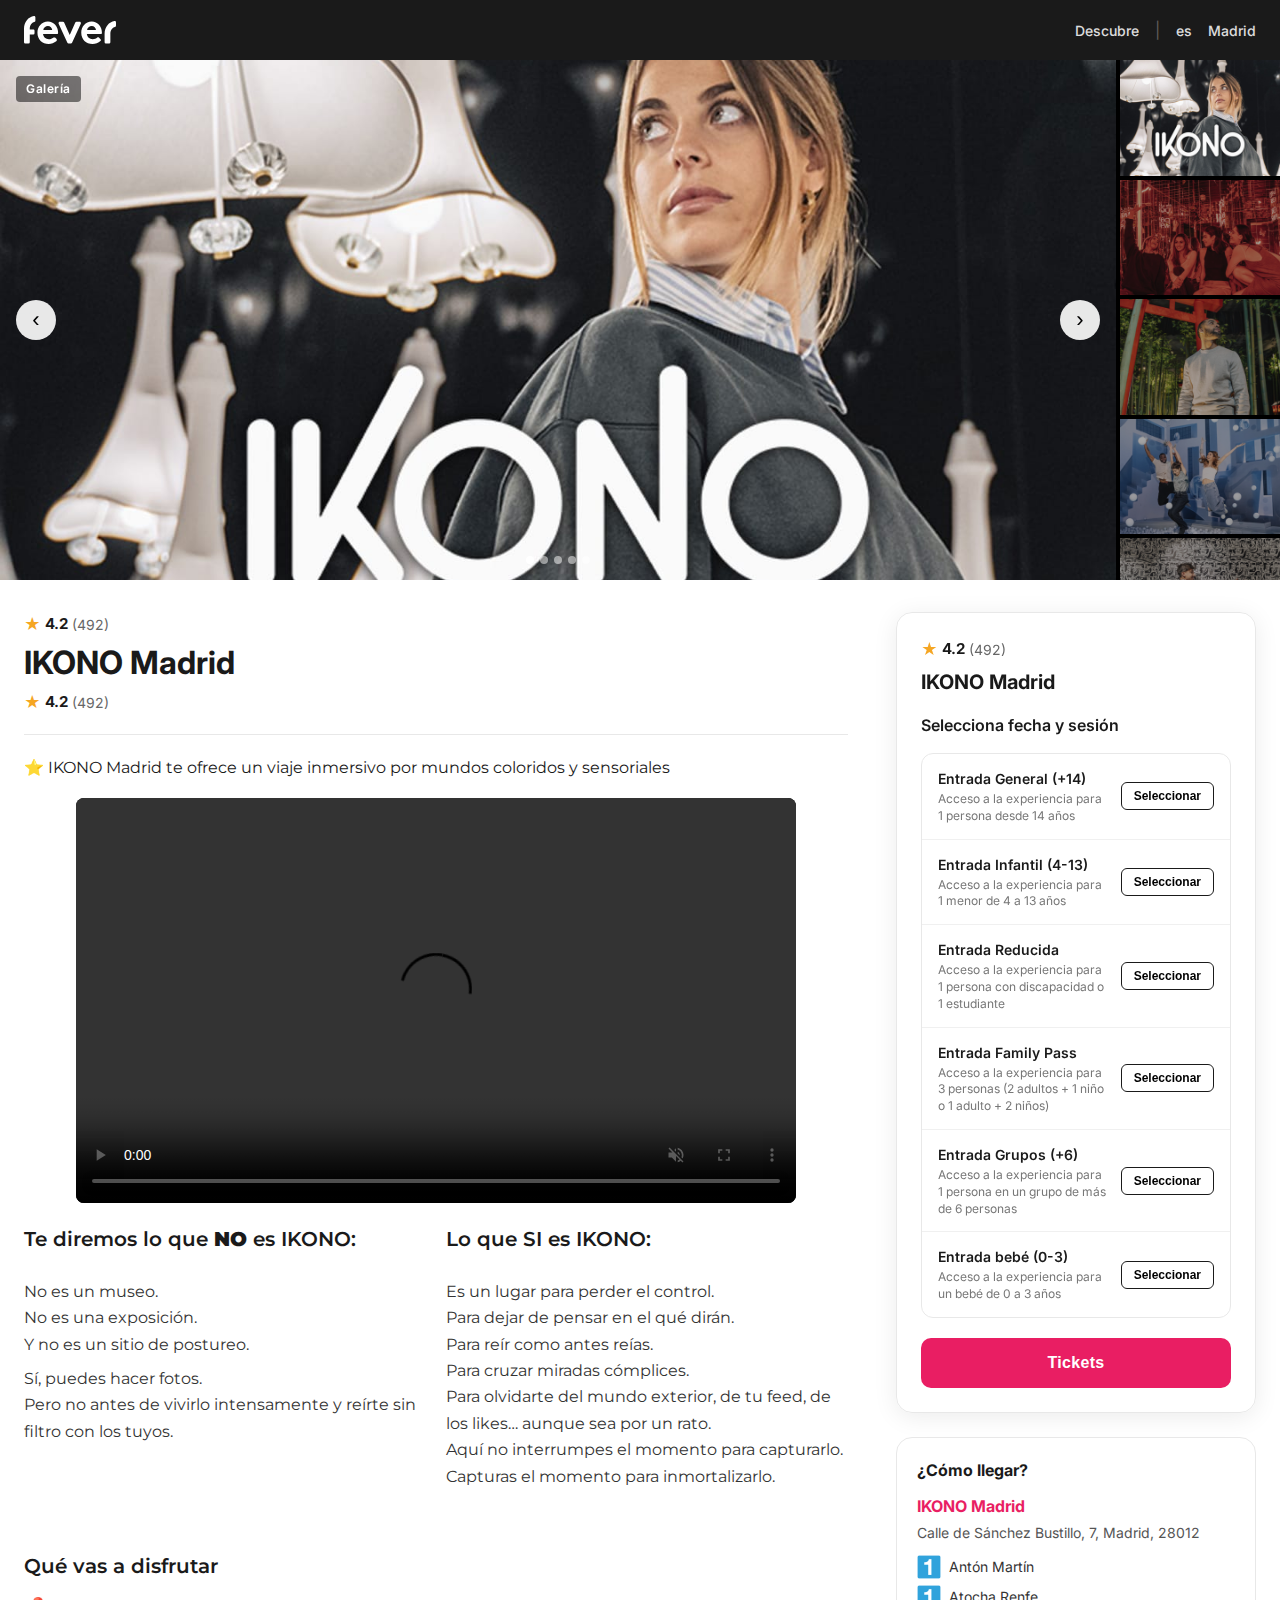
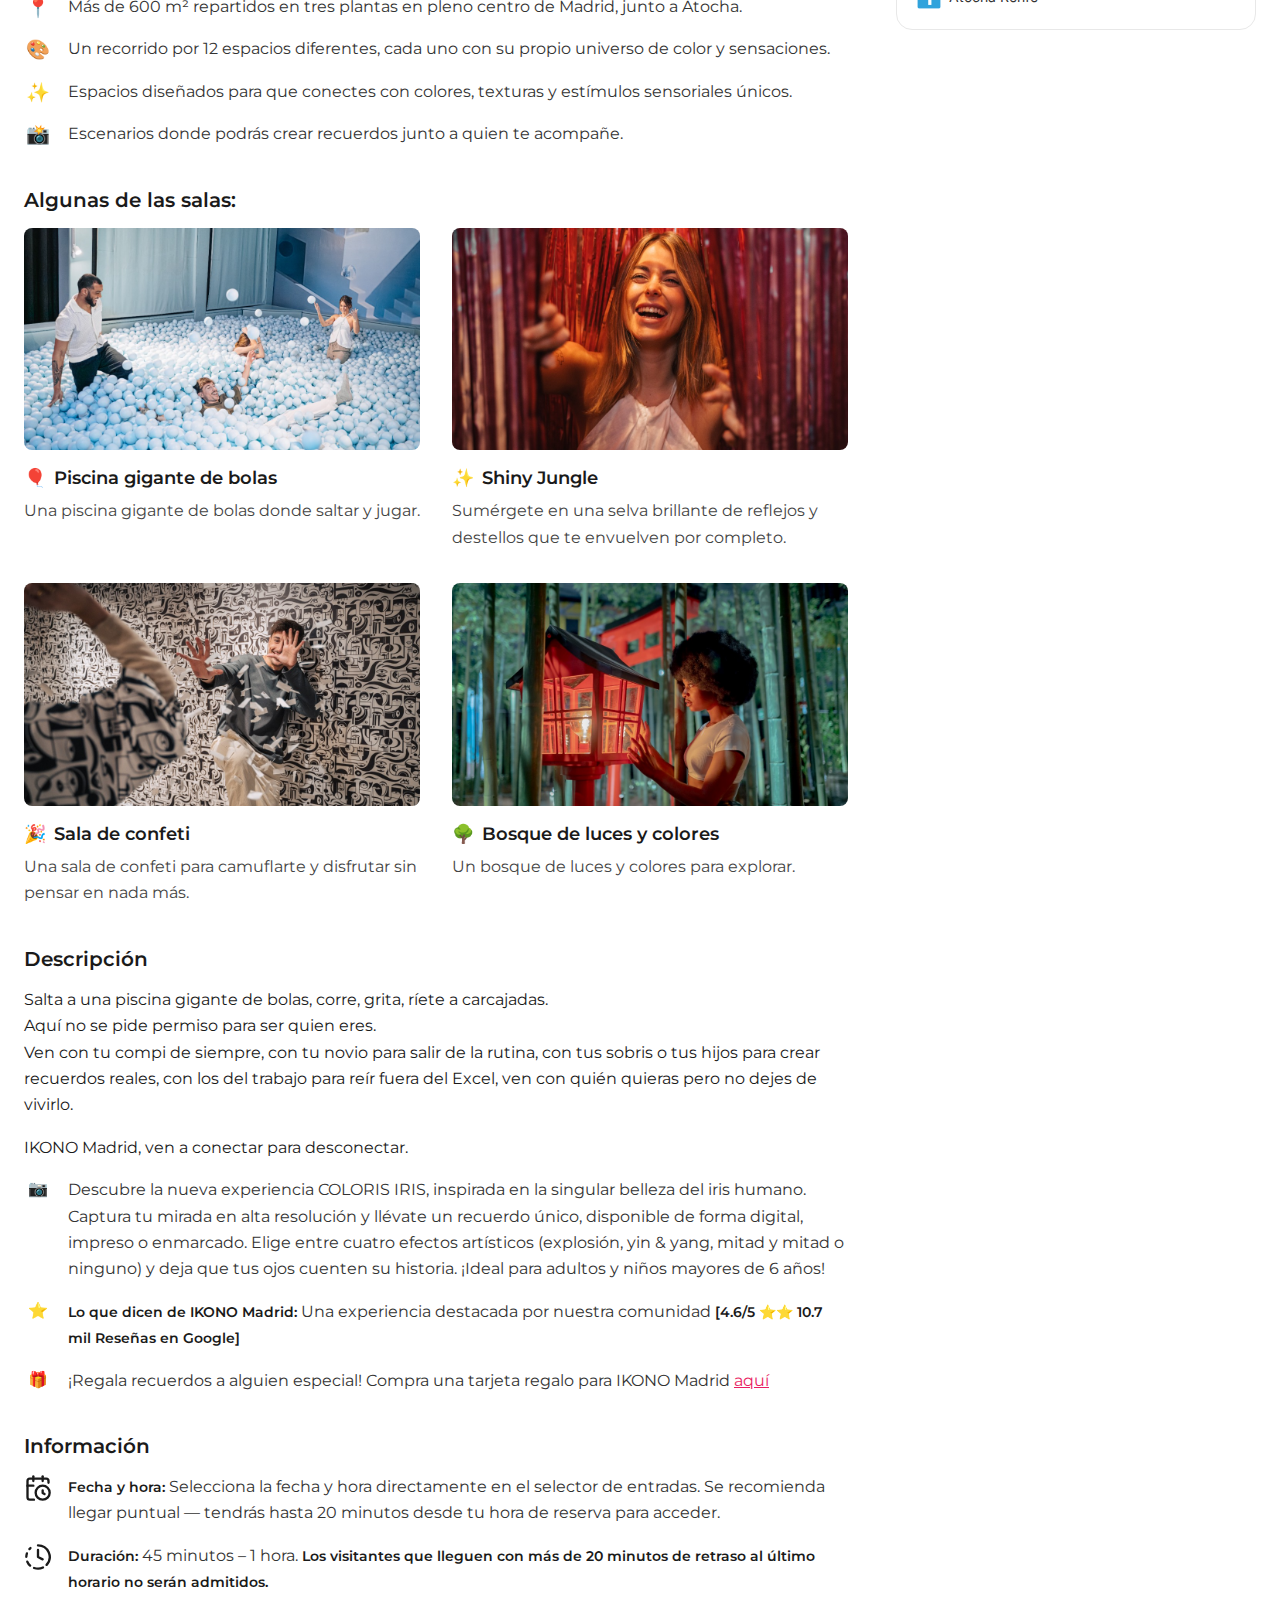
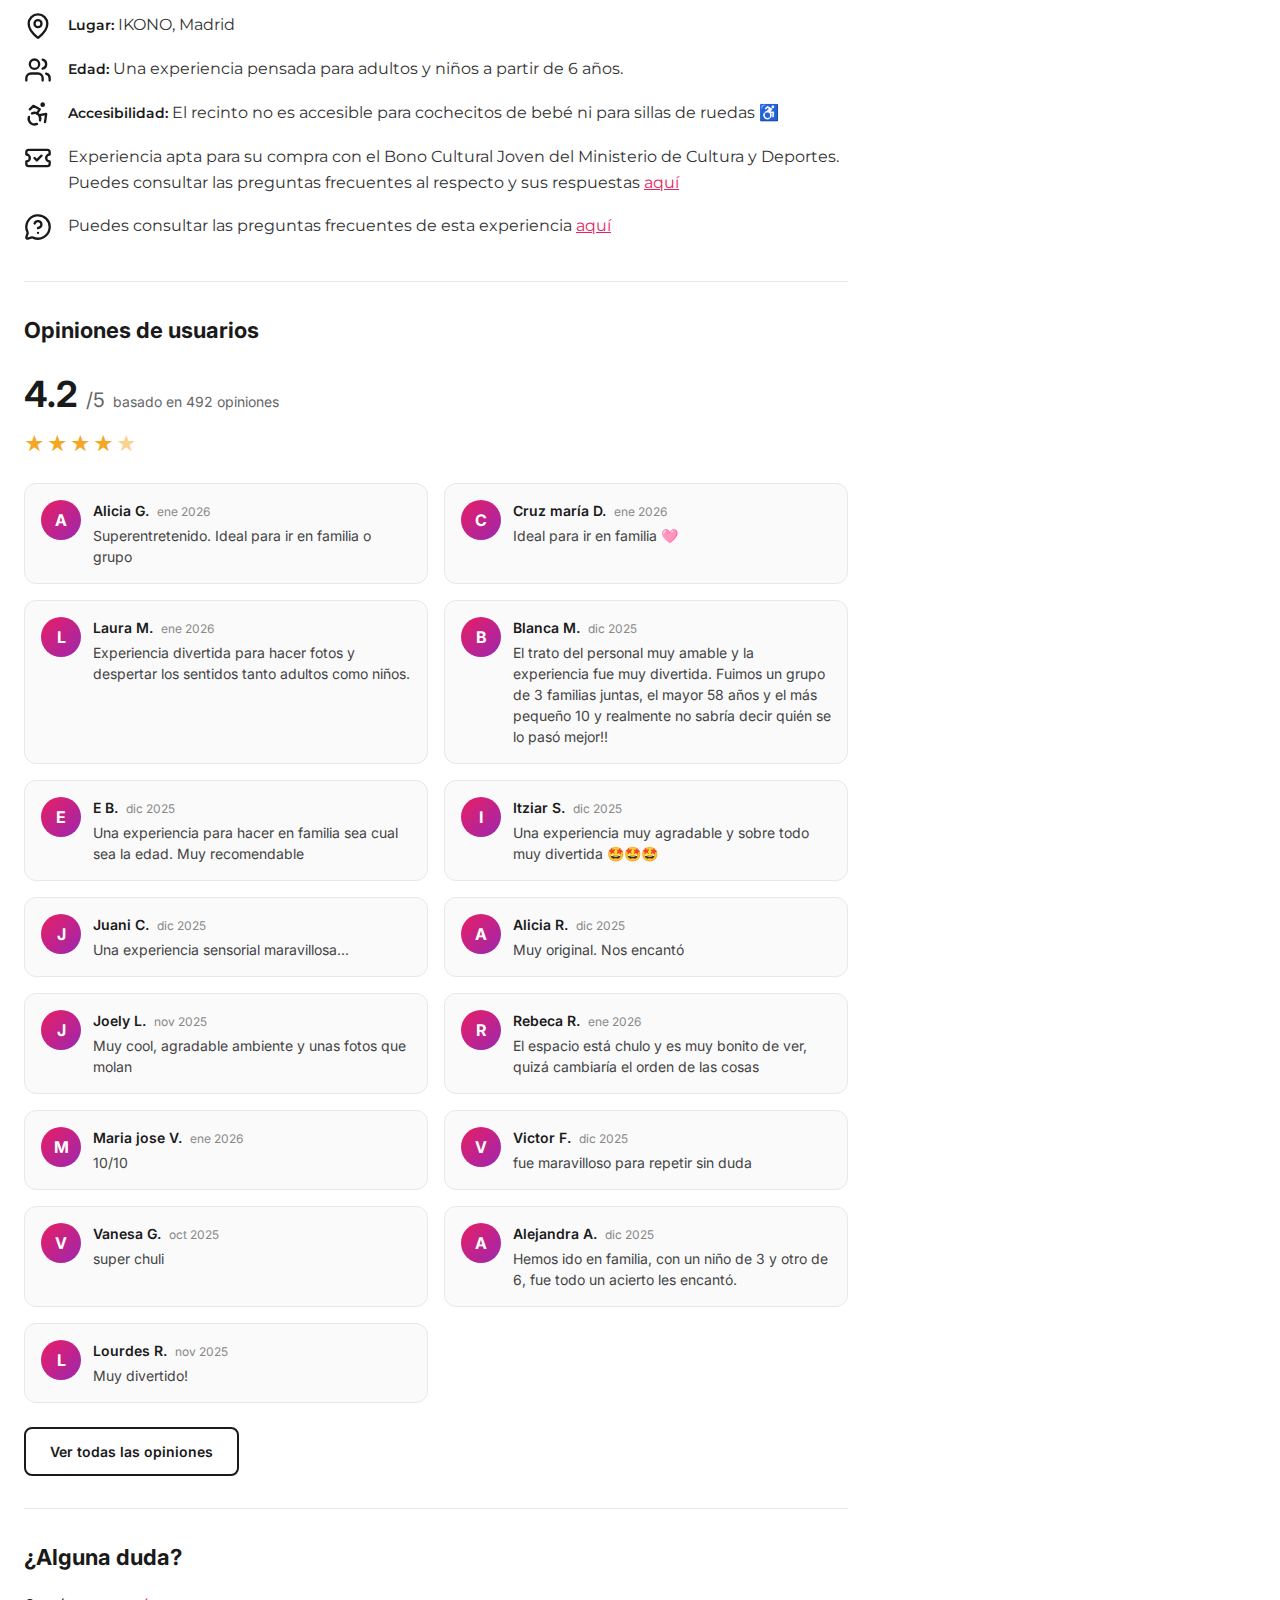
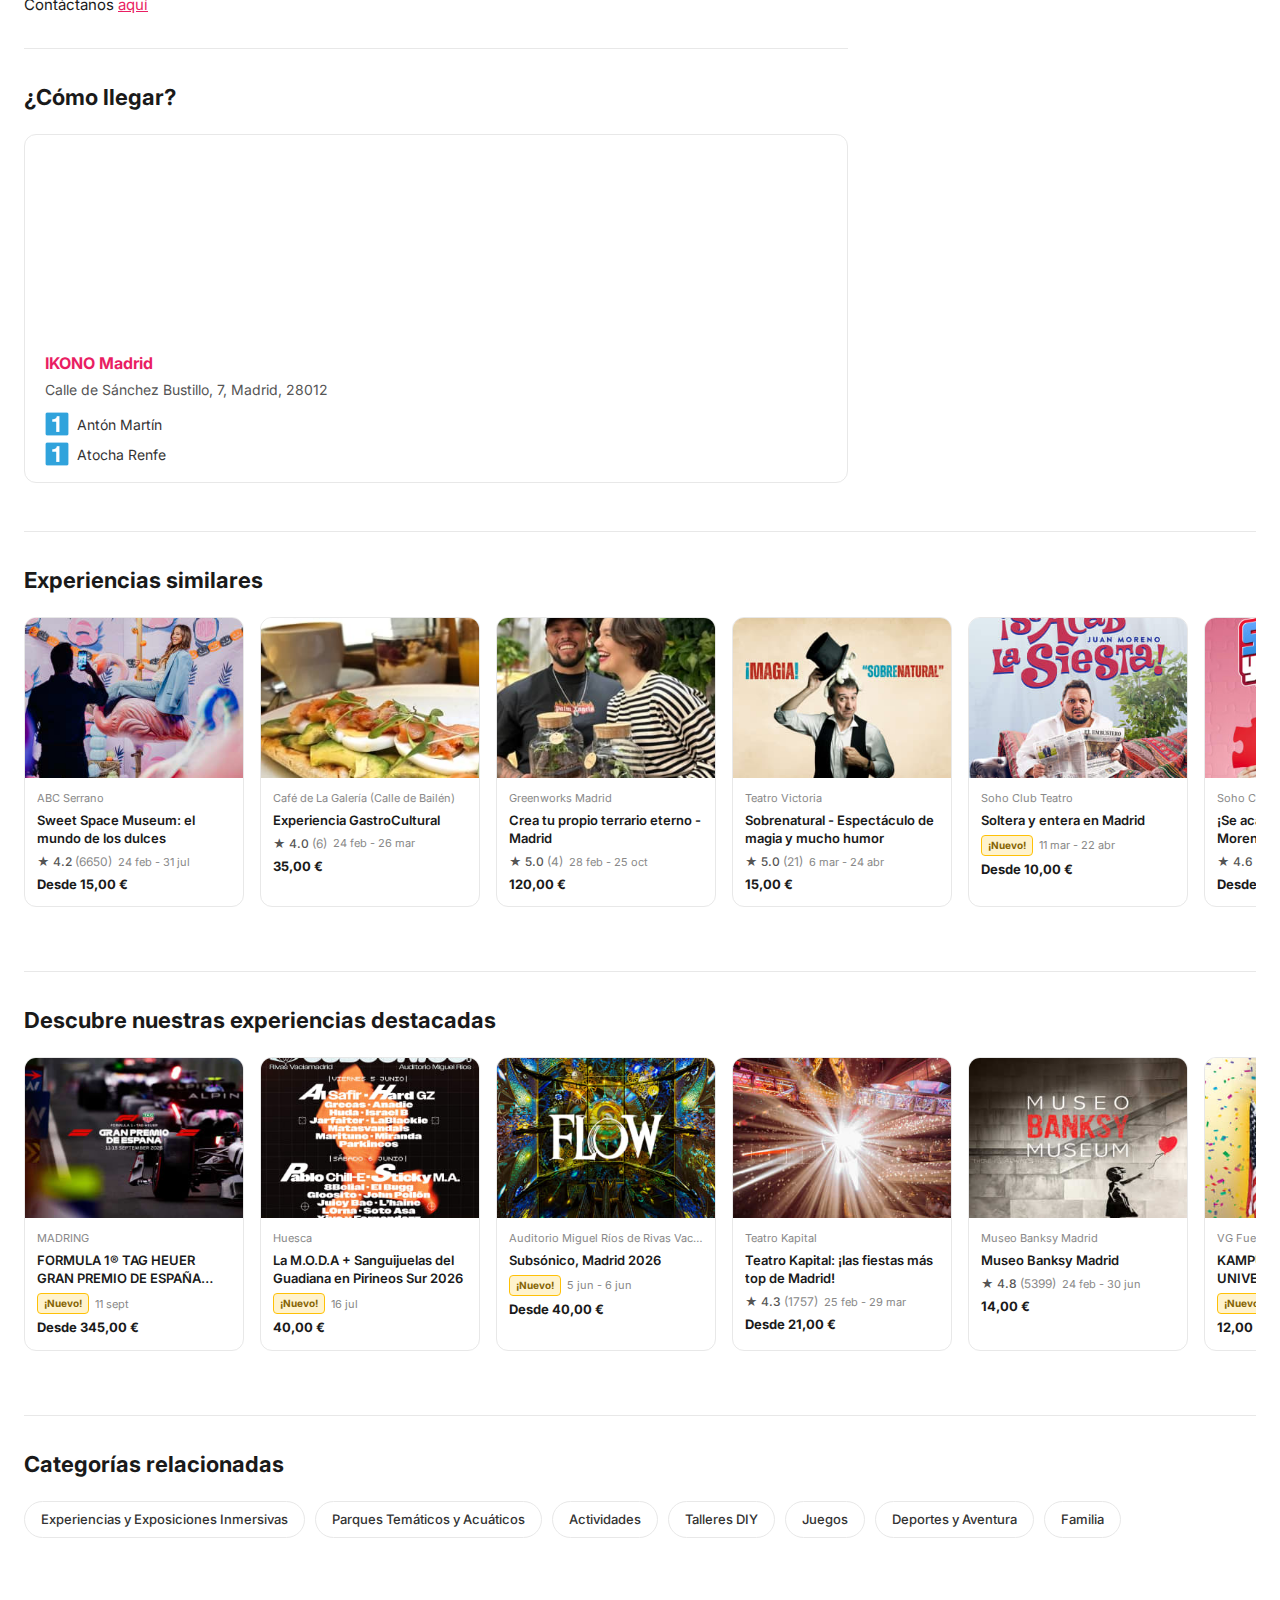
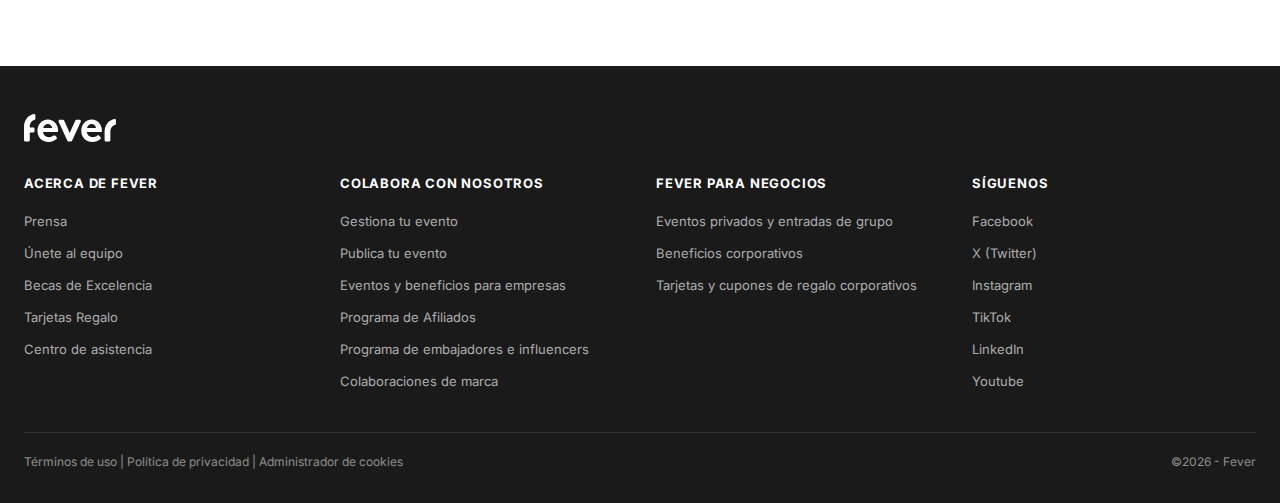
<file: index.html>
<!DOCTYPE html>
<html lang="es">
<head>
  <meta charset="UTF-8" />
  <meta name="viewport" content="width=device-width, initial-scale=1.0" />
  <title>Entradas IKONO Madrid | Fever</title>
  <link rel="stylesheet" href="assets/css/styles.css" />
  <link rel="preconnect" href="https://fonts.googleapis.com" />
  <link rel="preconnect" href="https://fonts.gstatic.com" crossorigin />
  <link href="https://fonts.googleapis.com/css2?family=Inter:wght@300;400;500;600;700&family=Montserrat:wght@400;600&display=swap" rel="stylesheet" />
</head>
<body>

  <!-- HEADER / NAV -->
  <header class="header">
    <div class="header-inner">
      <a href="#" class="header-logo">
        <img src="assets/images/logos/fever-logo-white.svg" alt="Fever" class="logo-white" />
        <img src="assets/images/logos/fever-logo-black.svg" alt="Fever" class="logo-black" />
      </a>
      <nav class="header-nav">
        <a href="#" class="nav-link">Descubre</a>
        <span class="nav-divider">|</span>
        <a href="#" class="nav-link lang-link">es</a>
        <a href="#" class="nav-link city-link">Madrid</a>
      </nav>
    </div>
  </header>

  <!-- GALLERY HERO -->
  <section class="gallery-section">
    <div class="gallery-container">
      <div class="gallery-main">
        <img src="assets/images/gallery/gallery-1.jpg" alt="IKONO Madrid" class="gallery-main-img active" id="gallery-img-0" />
        <img src="assets/images/gallery/gallery-2.jpg" alt="IKONO Madrid" class="gallery-main-img" id="gallery-img-1" />
        <img src="assets/images/gallery/gallery-3.jpg" alt="IKONO Madrid" class="gallery-main-img" id="gallery-img-2" />
        <img src="assets/images/gallery/gallery-4.jpg" alt="IKONO Madrid" class="gallery-main-img" id="gallery-img-3" />
        <img src="assets/images/gallery/gallery-5.jpg" alt="IKONO Madrid" class="gallery-main-img" id="gallery-img-4" />
        <button class="gallery-arrow gallery-arrow-left" onclick="changeGallery(-1)">&#8249;</button>
        <button class="gallery-arrow gallery-arrow-right" onclick="changeGallery(1)">&#8250;</button>
        <div class="gallery-dots">
          <span class="gallery-dot active" onclick="goToGallery(0)"></span>
          <span class="gallery-dot" onclick="goToGallery(1)"></span>
          <span class="gallery-dot" onclick="goToGallery(2)"></span>
          <span class="gallery-dot" onclick="goToGallery(3)"></span>
          <span class="gallery-dot" onclick="goToGallery(4)"></span>
        </div>
        <div class="gallery-label">Galería</div>
      </div>
      <div class="gallery-thumbs">
        <img src="assets/images/gallery/gallery-1.jpg" alt="IKONO Madrid 1" class="gallery-thumb active" onclick="goToGallery(0)" />
        <img src="assets/images/gallery/gallery-2.jpg" alt="IKONO Madrid 2" class="gallery-thumb" onclick="goToGallery(1)" />
        <img src="assets/images/gallery/gallery-3.jpg" alt="IKONO Madrid 3" class="gallery-thumb" onclick="goToGallery(2)" />
        <img src="assets/images/gallery/gallery-4.jpg" alt="IKONO Madrid 4" class="gallery-thumb" onclick="goToGallery(3)" />
        <img src="assets/images/gallery/gallery-5.jpg" alt="IKONO Madrid 5" class="gallery-thumb" onclick="goToGallery(4)" />
      </div>
    </div>
  </section>

  <!-- MAIN CONTENT -->
  <main class="main-content">
    <div class="content-grid">

      <!-- LEFT COLUMN -->
      <div class="content-left">

        <!-- Title & Rating -->
        <div class="plan-header">
          <div class="plan-rating-top">
            <span class="star-icon">★</span>
            <span class="rating-value">4.2</span>
            <span class="rating-count">(492)</span>
          </div>
          <h1 class="plan-title">IKONO Madrid</h1>
          <div class="plan-rating-row">
            <span class="star-icon">★</span>
            <span class="rating-value">4.2</span>
            <span class="rating-count">(492)</span>
          </div>
        </div>

        <hr class="divider" />

        <!-- Description -->
        <div class="pd-description">

          <!-- INTRO -->
          <section class="pd-section pd-section--intro">
            <p class="pd-section__title pd-section__title--italic">⭐ IKONO Madrid te ofrece un viaje inmersivo por mundos coloridos y sensoriales</p>
            <div class="tab content1">
              <div class="video-container">
                <video autoplay="" controls="" loop="" muted="" playsinline="">
                  <source src="https://applications-media.feverup.com/video/upload/f_auto,w_720,h_720/fever2/plan/video/19596076-9f70-11f0-b180-eeab29a92899.mp4" type="video/mp4">
                </video>
              </div>
            </div>
            <ul class="intro-grid intro-grid--1x2 intro-grid--text-only">
              <li class="intro-grid__item">
                <h2 class="pd-section__title">Te diremos lo que <strong>NO</strong> es IKONO:</h2>
                <div class="intro-grid__caption">
                  <p>No es un museo.<br>No es una exposición.<br>Y no es un sitio de postureo.</p>
                  <p>Sí, puedes hacer fotos.<br>Pero no antes de vivirlo intensamente y reírte sin filtro con los tuyos.</p>
                </div>
              </li>
              <li class="intro-grid__item">
                <h2 class="pd-section__title">Lo que SI es IKONO:</h2>
                <div class="intro-grid__caption">
                  <p>Es un lugar para perder el control.<br>
                  Para dejar de pensar en el qué dirán.<br>
                  Para reír como antes reías.<br>
                  Para cruzar miradas cómplices.<br>
                  Para olvidarte del mundo exterior, de tu feed, de los likes… aunque sea por un rato.<br>
                  Aquí no interrumpes el momento para capturarlo.<br>
                  Capturas el momento para inmortalizarlo.</p>
                </div>
              </li>
            </ul>
          </section>

          <!-- QUÉ VAS A DISFRUTAR -->
          <section class="pd-section pd-section--enjoy">
            <h2 class="pd-section__title">Qué vas a disfrutar</h2>
            <ul class="pd-section__list">
              <li class="pd-section__item">
                <span class="pd-section__icon">📍</span>
                <span class="pd-section__text">Más de 600 m² repartidos en tres plantas en pleno centro de Madrid, junto a Atocha.</span>
              </li>
              <li class="pd-section__item">
                <span class="pd-section__icon">🎨</span>
                <span class="pd-section__text">Un recorrido por 12 espacios diferentes, cada uno con su propio universo de color y sensaciones.</span>
              </li>
              <li class="pd-section__item">
                <span class="pd-section__icon">✨</span>
                <span class="pd-section__text">Espacios diseñados para que conectes con colores, texturas y estímulos sensoriales únicos.</span>
              </li>
              <li class="pd-section__item">
                <span class="pd-section__icon">📸</span>
                <span class="pd-section__text">Escenarios donde podrás crear recuerdos junto a quien te acompañe.</span>
              </li>
            </ul>
          </section>

          <!-- EXPERIENCE GRID (4 espacios destacados) -->
          <section class="pd-section pd-section--spaces">
            <h2 class="pd-section__title">Algunas de las salas:</h2>
            <ul class="experience-grid">

              <li class="experience-grid__item">
                <figure class="experience-grid__figure">
                  <img alt="Piscina gigante de bolas IKONO" class="experience-grid__image" src="assets/images/gallery/space-piscina.png">
                  <figcaption class="experience-grid__caption">
                    <h2 class="experience-grid__title">
                      <span>🎈</span>
                      Piscina gigante de bolas
                    </h2>
                    <div class="experience-grid__description">Una piscina gigante de bolas donde saltar y jugar.</div>
                  </figcaption>
                </figure>
              </li>

              <li class="experience-grid__item">
                <figure class="experience-grid__figure">
                  <img alt="Shiny Jungle IKONO" class="experience-grid__image" src="assets/images/gallery/space-shiny-jungle.png">
                  <figcaption class="experience-grid__caption">
                    <h2 class="experience-grid__title">
                      <span>✨</span>
                      Shiny Jungle
                    </h2>
                    <div class="experience-grid__description">Sumérgete en una selva brillante de reflejos y destellos que te envuelven por completo.</div>
                  </figcaption>
                </figure>
              </li>

              <li class="experience-grid__item">
                <figure class="experience-grid__figure">
                  <img alt="Sala de confeti IKONO" class="experience-grid__image" src="assets/images/gallery/space-confeti.png">
                  <figcaption class="experience-grid__caption">
                    <h2 class="experience-grid__title">
                      <span>🎉</span>
                      Sala de confeti
                    </h2>
                    <div class="experience-grid__description">Una sala de confeti para camuflarte y disfrutar sin pensar en nada más.</div>
                  </figcaption>
                </figure>
              </li>

              <li class="experience-grid__item">
                <figure class="experience-grid__figure">
                  <img alt="Bosque de luces y colores IKONO" class="experience-grid__image" src="assets/images/gallery/space-bosque.png">
                  <figcaption class="experience-grid__caption">
                    <h2 class="experience-grid__title">
                      <span>🌳</span>
                      Bosque de luces y colores
                    </h2>
                    <div class="experience-grid__description">Un bosque de luces y colores para explorar.</div>
                  </figcaption>
                </figure>
              </li>

            </ul>
          </section>

          <!-- DESCRIPCIÓN -->
          <section class="pd-section pd-section--descripcion">
            <h2 class="pd-section__title">Descripción</h2>
            <p>Salta a una piscina gigante de bolas, corre, grita, ríete a carcajadas.<br>
            Aquí no se pide permiso para ser quien eres.<br>
            Ven con tu compi de siempre, con tu novio para salir de la rutina, con tus sobris o tus hijos para crear recuerdos reales, con los del trabajo para reír fuera del Excel, ven con quién quieras pero no dejes de vivirlo.</p>
            <p>IKONO Madrid, ven a conectar para desconectar.</p>
            <ul class="pd-section__list" style="margin-top: 1rem;">
              <li class="pd-section__item">
                <span class="pd-section__icon">📷</span>
                <span class="pd-section__text pd-section__text--italic">Descubre la nueva experiencia COLORIS IRIS, inspirada en la singular belleza del iris humano. Captura tu mirada en alta resolución y llévate un recuerdo único, disponible de forma digital, impreso o enmarcado. Elige entre cuatro efectos artísticos (explosión, yin &amp; yang, mitad y mitad o ninguno) y deja que tus ojos cuenten su historia. ¡Ideal para adultos y niños mayores de 6 años!</span>
              </li>
              <li class="pd-section__item">
                <span class="pd-section__icon">⭐</span>
                <span class="pd-section__text"><strong>Lo que dicen de IKONO Madrid:</strong> Una experiencia destacada por nuestra comunidad <strong>[4.6/5 ⭐⭐ 10.7 mil Reseñas en Google]</strong></span>
              </li>
              <li class="pd-section__item">
                <span class="pd-section__icon">🎁</span>
                <span class="pd-section__text">¡Regala recuerdos a alguien especial! Compra una tarjeta regalo para IKONO Madrid <a href="https://feverup.com/m/501153?thm=6573" class="text-link">aquí</a></span>
              </li>
            </ul>
          </section>

          <!-- INFORMACIÓN (iconos SVG: estilo similar en Heroicons https://heroicons.com, Phosphor https://phosphoricons.com, Feather https://feathericons.com, Lucide https://lucide.dev; emojis: tecla Win + . en Windows para selector) -->
          <section class="pd-section pd-section--general-info">
            <h2 class="pd-section__title">Información</h2>
            <ul class="pd-section__list">

              <li class="pd-section__item">
                <span class="pd-section__icon">
                  <svg xmlns="http://www.w3.org/2000/svg" width="28" height="28" viewBox="0 0 24 24" fill="none" stroke="currentColor" stroke-width="2" stroke-linecap="round" stroke-linejoin="round">
                    <path d="M16 14v2.2l1.6 1"/><path d="M16 2v4"/><path d="M21 7.5V6a2 2 0 0 0-2-2H5a2 2 0 0 0-2 2v14a2 2 0 0 0 2 2h3.5"/><path d="M3 10h5"/><path d="M8 2v4"/><circle cx="16" cy="16" r="6"/>
                  </svg>
                </span>
                <span class="pd-section__text"><strong>Fecha y hora:</strong> Selecciona la fecha y hora directamente en el selector de entradas. Se recomienda llegar puntual — tendrás hasta 20 minutos desde tu hora de reserva para acceder.</span>
              </li>

              <li class="pd-section__item">
                <span class="pd-section__icon">
                  <svg xmlns="http://www.w3.org/2000/svg" width="28" height="28" viewBox="0 0 24 24" fill="none" stroke="currentColor" stroke-width="2" stroke-linecap="round" stroke-linejoin="round">
                    <path d="M12 2a10 10 0 0 1 7.38 16.75"/><path d="M12 6v6l4 2"/><path d="M2.5 8.875a10 10 0 0 0-.5 3"/><path d="M2.83 16a10 10 0 0 0 2.43 3.4"/><path d="M4.636 5.235a10 10 0 0 1 .891-.857"/><path d="M8.644 21.42a10 10 0 0 0 7.631-.38"/>
                  </svg>
                </span>
                <span class="pd-section__text"><strong>Duración:</strong> 45 minutos – 1 hora. <strong>Los visitantes que lleguen con más de 20 minutos de retraso al último horario no serán admitidos.</strong></span>
              </li>

              <li class="pd-section__item">
                <span class="pd-section__icon">
                  <svg xmlns="http://www.w3.org/2000/svg" width="28" height="28" viewBox="0 0 24 24" fill="none" stroke="currentColor" stroke-width="2" stroke-linecap="round" stroke-linejoin="round">
                    <path d="M20 10c0 4.993-5.539 10.193-7.399 11.799a1 1 0 0 1-1.202 0C9.539 20.193 4 14.993 4 10a8 8 0 0 1 16 0"/><circle cx="12" cy="10" r="3"/>
                  </svg>
                </span>
                <span class="pd-section__text"><strong>Lugar:</strong> IKONO, Madrid</span>
              </li>

              <li class="pd-section__item">
                <span class="pd-section__icon">
                  <svg xmlns="http://www.w3.org/2000/svg" width="28" height="28" viewBox="0 0 24 24" fill="none" stroke="currentColor" stroke-width="2" stroke-linecap="round" stroke-linejoin="round">
                    <path d="M16 21v-2a4 4 0 0 0-4-4H6a4 4 0 0 0-4 4v2"/><path d="M16 3.128a4 4 0 0 1 0 7.744"/><path d="M22 21v-2a4 4 0 0 0-3-3.87"/><circle cx="9" cy="7" r="4"/>
                  </svg>
                </span>
                <span class="pd-section__text"><strong>Edad:</strong> Una experiencia pensada para adultos y niños a partir de 6 años.</span>
              </li>

              <li class="pd-section__item">
                <span class="pd-section__icon">
                  <svg xmlns="http://www.w3.org/2000/svg" width="28" height="28" viewBox="0 0 24 24" fill="none" stroke="currentColor" stroke-width="2" stroke-linecap="round" stroke-linejoin="round">
                    <circle cx="16" cy="4" r="1"/><path d="m18 19 1-7-6 1"/><path d="m5 8 3-3 5.5 3-2.36 3.5"/><path d="M4.24 14.5a5 5 0 0 0 6.88 6"/><path d="M13.76 17.5a5 5 0 0 0-6.88-6"/>
                  </svg>
                </span>
                <span class="pd-section__text"><strong>Accesibilidad:</strong> El recinto no es accesible para cochecitos de bebé ni para sillas de ruedas ♿</span>
              </li>

              <li class="pd-section__item">
                <span class="pd-section__icon">
                  <svg xmlns="http://www.w3.org/2000/svg" width="28" height="28" viewBox="0 0 24 24" fill="none" stroke="currentColor" stroke-width="2" stroke-linecap="round" stroke-linejoin="round">
                    <path d="M2 9a3 3 0 0 1 0 6v2a2 2 0 0 0 2 2h16a2 2 0 0 0 2-2v-2a3 3 0 0 1 0-6V7a2 2 0 0 0-2-2H4a2 2 0 0 0-2 2Z"/><path d="m9 12 2 2 4-4"/>
                  </svg>
                </span>
                <span class="pd-section__text">Experiencia apta para su compra con el Bono Cultural Joven del Ministerio de Cultura y Deportes. Puedes consultar las preguntas frecuentes al respecto y sus respuestas <a href="https://docs.google.com/document/d/1YTOZCVWyKEkzlFdayvBmhEpzna4N2w2R8vRmK5CjB9Y/pub" class="text-link">aquí</a></span>
              </li>

              <li class="pd-section__item">
                <span class="pd-section__icon">
                  <svg xmlns="http://www.w3.org/2000/svg" width="28" height="28" viewBox="0 0 24 24" fill="none" stroke="currentColor" stroke-width="2" stroke-linecap="round" stroke-linejoin="round">
                    <path d="M2.992 16.342a2 2 0 0 1 .094 1.167l-1.065 3.29a1 1 0 0 0 1.236 1.168l3.413-.998a2 2 0 0 1 1.099.092 10 10 0 1 0-4.777-4.719"/><path d="M9.09 9a3 3 0 0 1 5.83 1c0 2-3 3-3 3"/><path d="M12 17h.01"/>
                  </svg>
                </span>
                <span class="pd-section__text">Puedes consultar las preguntas frecuentes de esta experiencia <a href="https://docs.google.com/document/d/e/2PACX-1vRcdAS9qF6hO6-GjRP8OFO49Rea5Gxi5-jOWtVbLu2yQqICUgfoe1UplE34WTmkcCnvq_7P4DuCAuKd/pub" class="text-link">aquí</a></span>
              </li>

            </ul>
          </section>

        </div>

        <!-- Reviews -->
        <section class="reviews-section">
          <h2 class="section-title">Opiniones de usuarios</h2>
          <div class="reviews-summary">
            <span class="reviews-score">4.2 <span class="reviews-score-max">/5</span></span>
            <span class="reviews-based">basado en 492 opiniones</span>
          </div>
          <div class="reviews-stars">
            <span class="star filled">★</span>
            <span class="star filled">★</span>
            <span class="star filled">★</span>
            <span class="star filled">★</span>
            <span class="star half">★</span>
          </div>
          <div class="reviews-grid">
            <div class="review-card">
              <div class="review-avatar">A</div>
              <div class="review-content">
                <div class="review-author">Alicia G. <span class="review-date">ene 2026</span></div>
                <p class="review-text">Superentretenido. Ideal para ir en familia o grupo</p>
              </div>
            </div>
            <div class="review-card">
              <div class="review-avatar">C</div>
              <div class="review-content">
                <div class="review-author">Cruz maría D. <span class="review-date">ene 2026</span></div>
                <p class="review-text">Ideal para ir en familia 🩷</p>
              </div>
            </div>
            <div class="review-card">
              <div class="review-avatar">L</div>
              <div class="review-content">
                <div class="review-author">Laura M. <span class="review-date">ene 2026</span></div>
                <p class="review-text">Experiencia divertida para hacer fotos y despertar los sentidos tanto adultos como niños.</p>
              </div>
            </div>
            <div class="review-card">
              <div class="review-avatar">B</div>
              <div class="review-content">
                <div class="review-author">Blanca M. <span class="review-date">dic 2025</span></div>
                <p class="review-text">El trato del personal muy amable y la experiencia fue muy divertida. Fuimos un grupo de 3 familias juntas, el mayor 58 años y el más pequeño 10 y realmente no sabría decir quién se lo pasó mejor!!</p>
              </div>
            </div>
            <div class="review-card">
              <div class="review-avatar">E</div>
              <div class="review-content">
                <div class="review-author">E B. <span class="review-date">dic 2025</span></div>
                <p class="review-text">Una experiencia para hacer en familia sea cual sea la edad. Muy recomendable</p>
              </div>
            </div>
            <div class="review-card">
              <div class="review-avatar">I</div>
              <div class="review-content">
                <div class="review-author">Itziar S. <span class="review-date">dic 2025</span></div>
                <p class="review-text">Una experiencia muy agradable y sobre todo muy divertida 🤩🤩🤩</p>
              </div>
            </div>
            <div class="review-card">
              <div class="review-avatar">J</div>
              <div class="review-content">
                <div class="review-author">Juani C. <span class="review-date">dic 2025</span></div>
                <p class="review-text">Una experiencia sensorial maravillosa...</p>
              </div>
            </div>
            <div class="review-card">
              <div class="review-avatar">A</div>
              <div class="review-content">
                <div class="review-author">Alicia R. <span class="review-date">dic 2025</span></div>
                <p class="review-text">Muy original. Nos encantó</p>
              </div>
            </div>
            <div class="review-card">
              <div class="review-avatar">J</div>
              <div class="review-content">
                <div class="review-author">Joely L. <span class="review-date">nov 2025</span></div>
                <p class="review-text">Muy cool, agradable ambiente y unas fotos que molan</p>
              </div>
            </div>
            <div class="review-card">
              <div class="review-avatar">R</div>
              <div class="review-content">
                <div class="review-author">Rebeca R. <span class="review-date">ene 2026</span></div>
                <p class="review-text">El espacio está chulo y es muy bonito de ver, quizá cambiaría el orden de las cosas</p>
              </div>
            </div>
            <div class="review-card">
              <div class="review-avatar">M</div>
              <div class="review-content">
                <div class="review-author">Maria jose V. <span class="review-date">ene 2026</span></div>
                <p class="review-text">10/10</p>
              </div>
            </div>
            <div class="review-card">
              <div class="review-avatar">V</div>
              <div class="review-content">
                <div class="review-author">Victor F. <span class="review-date">dic 2025</span></div>
                <p class="review-text">fue maravilloso para repetir sin duda</p>
              </div>
            </div>
            <div class="review-card">
              <div class="review-avatar">V</div>
              <div class="review-content">
                <div class="review-author">Vanesa G. <span class="review-date">oct 2025</span></div>
                <p class="review-text">super chuli</p>
              </div>
            </div>
            <div class="review-card">
              <div class="review-avatar">A</div>
              <div class="review-content">
                <div class="review-author">Alejandra A. <span class="review-date">dic 2025</span></div>
                <p class="review-text">Hemos ido en familia, con un niño de 3 y otro de 6, fue todo un acierto les encantó.</p>
              </div>
            </div>
            <div class="review-card">
              <div class="review-avatar">L</div>
              <div class="review-content">
                <div class="review-author">Lourdes R. <span class="review-date">nov 2025</span></div>
                <p class="review-text">Muy divertido!</p>
              </div>
            </div>
          </div>
          <a href="https://feverup.com/m/465628/reviews" class="btn-see-all">Ver todas las opiniones</a>
        </section>

        <!-- Contact -->
        <section class="contact-section">
          <h2 class="section-title">¿Alguna duda?</h2>
          <p>Contáctanos <a href="https://fever.zendesk.com/hc/es?ticket_form_id=360001032452&plan_id=465628&plan_name=IKONO+Madrid&city=MAD&country=ES&showContactLink=true" class="text-link">aquí</a></p>
        </section>

        <!-- Map / Location -->
        <section class="location-section">
          <h2 class="section-title">¿Cómo llegar?</h2>
          <div class="location-card">
            <div class="location-map">
              <iframe
                src="https://www.google.com/maps/embed?pb=!1m18!1m12!1m3!1d3037.6!2d-3.6985!3d40.4128!2m3!1f0!2f0!3f0!3m2!1i1024!2i768!4f13.1!3m3!1m2!1s0xd422f4b4b4b4b4b%3A0x0!2sCalle+de+S%C3%A1nchez+Bustillo+7%2C+Madrid!5e0!3m2!1ses!2ses!4v1"
                width="100%" height="200" style="border:0;" allowfullscreen="" loading="lazy"
                referrerpolicy="no-referrer-when-downgrade"></iframe>
            </div>
            <div class="location-info">
              <a href="https://feverup.com/es/madrid/venue/ikono-madrid" class="location-name">IKONO Madrid</a>
              <p class="location-address">Calle de Sánchez Bustillo, 7, Madrid, 28012</p>
              <div class="metro-lines">
                <div class="metro-line">
                  <img src="assets/images/logos/metro-l1.png" alt="Línea 1" class="metro-icon" />
                  <span>Antón Martín</span>
                </div>
                <div class="metro-line">
                  <img src="assets/images/logos/metro-l1.png" alt="Línea 1" class="metro-icon" />
                  <span>Atocha Renfe</span>
                </div>
              </div>
            </div>
          </div>
        </section>

      </div>

      <!-- RIGHT COLUMN: Ticket Selector -->
      <aside class="content-right">
        <div class="ticket-widget sticky-widget">
          <div class="widget-header">
            <div class="widget-rating">
              <span class="star-icon">★</span>
              <span class="rating-value">4.2</span>
              <span class="rating-count">(492)</span>
            </div>
            <h2 class="widget-title">IKONO Madrid</h2>
          </div>

          <div class="widget-section-title">Selecciona fecha y sesión</div>

          <div class="ticket-types">
            <div class="ticket-type">
              <div class="ticket-type-info">
                <span class="ticket-type-name">Entrada General (+14)</span>
                <span class="ticket-type-desc">Acceso a la experiencia para 1 persona desde 14 años</span>
              </div>
              <button class="ticket-select-btn">Seleccionar</button>
            </div>
            <div class="ticket-type">
              <div class="ticket-type-info">
                <span class="ticket-type-name">Entrada Infantil (4-13)</span>
                <span class="ticket-type-desc">Acceso a la experiencia para 1 menor de 4 a 13 años</span>
              </div>
              <button class="ticket-select-btn">Seleccionar</button>
            </div>
            <div class="ticket-type">
              <div class="ticket-type-info">
                <span class="ticket-type-name">Entrada Reducida</span>
                <span class="ticket-type-desc">Acceso a la experiencia para 1 persona con discapacidad o 1 estudiante</span>
              </div>
              <button class="ticket-select-btn">Seleccionar</button>
            </div>
            <div class="ticket-type">
              <div class="ticket-type-info">
                <span class="ticket-type-name">Entrada Family Pass</span>
                <span class="ticket-type-desc">Acceso a la experiencia para 3 personas (2 adultos + 1 niño o 1 adulto + 2 niños)</span>
              </div>
              <button class="ticket-select-btn">Seleccionar</button>
            </div>
            <div class="ticket-type">
              <div class="ticket-type-info">
                <span class="ticket-type-name">Entrada Grupos (+6)</span>
                <span class="ticket-type-desc">Acceso a la experiencia para 1 persona en un grupo de más de 6 personas</span>
              </div>
              <button class="ticket-select-btn">Seleccionar</button>
            </div>
            <div class="ticket-type">
              <div class="ticket-type-info">
                <span class="ticket-type-name">Entrada bebé (0-3)</span>
                <span class="ticket-type-desc">Acceso a la experiencia para un bebé de 0 a 3 años</span>
              </div>
              <button class="ticket-select-btn">Seleccionar</button>
            </div>
          </div>

          <button class="btn-tickets">Tickets</button>
        </div>

        <!-- Location widget (right column repeat) -->
        <div class="location-widget">
          <h3 class="widget-subtitle">¿Cómo llegar?</h3>
          <a href="https://feverup.com/es/madrid/venue/ikono-madrid" class="location-name">IKONO Madrid</a>
          <p class="location-address">Calle de Sánchez Bustillo, 7, Madrid, 28012</p>
          <div class="metro-lines">
            <div class="metro-line">
              <img src="assets/images/logos/metro-l1.png" alt="Línea 1" class="metro-icon" />
              <span>Antón Martín</span>
            </div>
            <div class="metro-line">
              <img src="assets/images/logos/metro-l1.png" alt="Línea 1" class="metro-icon" />
              <span>Atocha Renfe</span>
            </div>
          </div>
        </div>
      </aside>

    </div><!-- /content-grid -->

    <!-- SIMILAR EXPERIENCES -->
    <section class="experiences-section">
      <h2 class="section-title">Experiencias similares</h2>
      <div class="experiences-scroll">
        <div class="experience-card">
          <a href="https://feverup.com/m/92796">
            <img src="assets/images/similar/similar-sweet-space.jpg" alt="Sweet Space Museum" />
            <div class="exp-info">
              <span class="exp-venue">ABC Serrano</span>
              <h3 class="exp-title">Sweet Space Museum: el mundo de los dulces</h3>
              <div class="exp-meta">
                <span class="exp-rating">★ 4.2 <span class="exp-reviews">(6650)</span></span>
                <span class="exp-dates">24 feb - 31 jul</span>
              </div>
              <span class="exp-price">Desde 15,00 €</span>
            </div>
          </a>
        </div>
        <div class="experience-card">
          <a href="https://feverup.com/m/299244">
            <img src="assets/images/similar/similar-gastrocultural.jpg" alt="Experiencia GastroCultural" />
            <div class="exp-info">
              <span class="exp-venue">Café de La Galería (Calle de Bailén)</span>
              <h3 class="exp-title">Experiencia GastroCultural</h3>
              <div class="exp-meta">
                <span class="exp-rating">★ 4.0 <span class="exp-reviews">(6)</span></span>
                <span class="exp-dates">24 feb - 26 mar</span>
              </div>
              <span class="exp-price">35,00 €</span>
            </div>
          </a>
        </div>
        <div class="experience-card">
          <a href="https://feverup.com/m/258017">
            <img src="assets/images/similar/similar-terrario.jpg" alt="Terrario eterno" />
            <div class="exp-info">
              <span class="exp-venue">Greenworks Madrid</span>
              <h3 class="exp-title">Crea tu propio terrario eterno - Madrid</h3>
              <div class="exp-meta">
                <span class="exp-rating">★ 5.0 <span class="exp-reviews">(4)</span></span>
                <span class="exp-dates">28 feb - 25 oct</span>
              </div>
              <span class="exp-price">120,00 €</span>
            </div>
          </a>
        </div>
        <div class="experience-card">
          <a href="https://feverup.com/m/352596">
            <img src="assets/images/similar/similar-sobrenatural.jpg" alt="Sobrenatural" />
            <div class="exp-info">
              <span class="exp-venue">Teatro Victoria</span>
              <h3 class="exp-title">Sobrenatural - Espectáculo de magia y mucho humor</h3>
              <div class="exp-meta">
                <span class="exp-rating">★ 5.0 <span class="exp-reviews">(21)</span></span>
                <span class="exp-dates">6 mar - 24 abr</span>
              </div>
              <span class="exp-price">15,00 €</span>
            </div>
          </a>
        </div>
        <div class="experience-card">
          <a href="https://feverup.com/m/500299">
            <img src="assets/images/similar/similar-soltera.jpg" alt="Soltera y entera" />
            <div class="exp-info">
              <span class="exp-venue">Soho Club Teatro</span>
              <h3 class="exp-title">Soltera y entera en Madrid</h3>
              <div class="exp-meta">
                <span class="exp-badge">¡Nuevo!</span>
                <span class="exp-dates">11 mar - 22 abr</span>
              </div>
              <span class="exp-price">Desde 10,00 €</span>
            </div>
          </a>
        </div>
        <div class="experience-card">
          <a href="https://feverup.com/m/286513">
            <img src="assets/images/similar/similar-siesta.jpg" alt="Se acabó la Siesta" />
            <div class="exp-info">
              <span class="exp-venue">Soho Club Teatro</span>
              <h3 class="exp-title">¡Se acabó la Siesta! con Juan Moreno en Madrid</h3>
              <div class="exp-meta">
                <span class="exp-rating">★ 4.6 <span class="exp-reviews">(31)</span></span>
                <span class="exp-dates">24 feb - 21 abr</span>
              </div>
              <span class="exp-price">Desde 9,90 €</span>
            </div>
          </a>
        </div>
        <div class="experience-card">
          <a href="https://feverup.com/m/109371">
            <img src="assets/images/similar/similar-parque.jpg" alt="Parque de Atracciones" />
            <div class="exp-info">
              <span class="exp-venue">Parque de Atracciones de Madrid</span>
              <h3 class="exp-title">Parque de Atracciones de Madrid</h3>
              <div class="exp-meta">
                <span class="exp-rating">★ 4.6 <span class="exp-reviews">(879)</span></span>
                <span class="exp-dates">28 feb - 17 may</span>
              </div>
              <span class="exp-price">Desde 23,91 €</span>
            </div>
          </a>
        </div>
        <div class="experience-card">
          <a href="https://feverup.com/m/184320">
            <img src="assets/images/similar/similar-magia.jpg" alt="Magia humor" />
            <div class="exp-info">
              <span class="exp-venue">Sala Houdini</span>
              <h3 class="exp-title">Magia, humor y lo que surja</h3>
              <div class="exp-meta">
                <span class="exp-rating">★ 4.8 <span class="exp-reviews">(35)</span></span>
                <span class="exp-dates">7 mar - 27 jun</span>
              </div>
              <span class="exp-price">18,00 €</span>
            </div>
          </a>
        </div>
        <div class="experience-card">
          <a href="https://feverup.com/m/70448">
            <img src="assets/images/similar/similar-impro-cafe.jpg" alt="Impro Café Show" />
            <div class="exp-info">
              <span class="exp-venue">La Escalera de Jacob de Lavapiés</span>
              <h3 class="exp-title">Impro Café Show en La Escalera de Jacob</h3>
              <div class="exp-meta">
                <span class="exp-rating">★ 4.8 <span class="exp-reviews">(106)</span></span>
                <span class="exp-dates">26 feb - 26 mar</span>
              </div>
              <span class="exp-price">12,00 €</span>
            </div>
          </a>
        </div>
        <div class="experience-card">
          <a href="https://feverup.com/m/142769">
            <img src="assets/images/similar/similar-cocina-impro.jpg" alt="Cocina de la impro" />
            <div class="exp-info">
              <span class="exp-venue">La Escalera de Jacob de Lavapiés</span>
              <h3 class="exp-title">La Cocina de la impro en La Escalera de Jacob</h3>
              <div class="exp-meta">
                <span class="exp-rating">★ 4.7 <span class="exp-reviews">(13)</span></span>
                <span class="exp-dates">1 mar - 29 mar</span>
              </div>
              <span class="exp-price">6,00 €</span>
            </div>
          </a>
        </div>
      </div>
    </section>

    <!-- FEATURED EXPERIENCES -->
    <section class="experiences-section">
      <h2 class="section-title">Descubre nuestras experiencias destacadas</h2>
      <div class="experiences-scroll">
        <div class="experience-card">
          <a href="https://feverup.com/m/432252">
            <img src="assets/images/featured/featured-f1.jpg" alt="Formula 1" />
            <div class="exp-info">
              <span class="exp-venue">MADRING</span>
              <h3 class="exp-title">FORMULA 1® TAG HEUER GRAN PREMIO DE ESPAÑA 2026</h3>
              <div class="exp-meta">
                <span class="exp-badge">¡Nuevo!</span>
                <span class="exp-dates">11 sept</span>
              </div>
              <span class="exp-price">Desde 345,00 €</span>
            </div>
          </a>
        </div>
        <div class="experience-card">
          <a href="https://feverup.com/m/519665">
            <img src="assets/images/featured/featured-moda.jpg" alt="La M.O.D.A" />
            <div class="exp-info">
              <span class="exp-venue">Huesca</span>
              <h3 class="exp-title">La M.O.D.A + Sanguijuelas del Guadiana en Pirineos Sur 2026</h3>
              <div class="exp-meta">
                <span class="exp-badge">¡Nuevo!</span>
                <span class="exp-dates">16 jul</span>
              </div>
              <span class="exp-price">40,00 €</span>
            </div>
          </a>
        </div>
        <div class="experience-card">
          <a href="https://feverup.com/m/555770">
            <img src="assets/images/featured/featured-sonico.jpg" alt="Subsónico" />
            <div class="exp-info">
              <span class="exp-venue">Auditorio Miguel Ríos de Rivas Vaciamadrid</span>
              <h3 class="exp-title">Subsónico, Madrid 2026</h3>
              <div class="exp-meta">
                <span class="exp-badge">¡Nuevo!</span>
                <span class="exp-dates">5 jun - 6 jun</span>
              </div>
              <span class="exp-price">Desde 40,00 €</span>
            </div>
          </a>
        </div>
        <div class="experience-card">
          <a href="https://feverup.com/m/121772">
            <img src="assets/images/featured/featured-kapital.jpg" alt="Teatro Kapital" />
            <div class="exp-info">
              <span class="exp-venue">Teatro Kapital</span>
              <h3 class="exp-title">Teatro Kapital: ¡las fiestas más top de Madrid!</h3>
              <div class="exp-meta">
                <span class="exp-rating">★ 4.3 <span class="exp-reviews">(1757)</span></span>
                <span class="exp-dates">25 feb - 29 mar</span>
              </div>
              <span class="exp-price">Desde 21,00 €</span>
            </div>
          </a>
        </div>
        <div class="experience-card">
          <a href="https://feverup.com/m/274138">
            <img src="assets/images/featured/featured-banksy.jpg" alt="Museo Banksy" />
            <div class="exp-info">
              <span class="exp-venue">Museo Banksy Madrid</span>
              <h3 class="exp-title">Museo Banksy Madrid</h3>
              <div class="exp-meta">
                <span class="exp-rating">★ 4.8 <span class="exp-reviews">(5399)</span></span>
                <span class="exp-dates">24 feb - 30 jun</span>
              </div>
              <span class="exp-price">14,00 €</span>
            </div>
          </a>
        </div>
        <div class="experience-card">
          <a href="https://feverup.com/m/576009">
            <img src="assets/images/featured/featured-kampus.jpg" alt="KAMPUS Festival" />
            <div class="exp-info">
              <span class="exp-venue">VG Fuenlabrada</span>
              <h3 class="exp-title">KAMPUS FESTIVAL UNIVERSITARIO en VG</h3>
              <div class="exp-meta">
                <span class="exp-badge">¡Nuevo!</span>
                <span class="exp-dates">7 mar</span>
              </div>
              <span class="exp-price">12,00 €</span>
            </div>
          </a>
        </div>
        <div class="experience-card">
          <a href="https://feverup.com/m/502082">
            <img src="assets/images/featured/featured-flow.jpg" alt="Flow Inmersiva" />
            <div class="exp-info">
              <span class="exp-venue">Comunidad Evangélica de Habla Alemana</span>
              <h3 class="exp-title">Flow: Una nueva experiencia inmersiva en Madrid</h3>
              <div class="exp-meta">
                <span class="exp-rating">★ 4.0 <span class="exp-reviews">(926)</span></span>
                <span class="exp-dates">25 feb - 29 mar</span>
              </div>
              <span class="exp-price">Desde 10,90 €</span>
            </div>
          </a>
        </div>
        <div class="experience-card">
          <a href="https://feverup.com/m/532196">
            <img src="assets/images/featured/featured-adrian.jpg" alt="Adrián Mills FABRIK" />
            <div class="exp-info">
              <span class="exp-venue">Fabrik</span>
              <h3 class="exp-title">Adrián Mills all night long en FABRIK</h3>
              <div class="exp-meta">
                <span class="exp-badge">¡Nuevo!</span>
                <span class="exp-dates">7 mar</span>
              </div>
              <span class="exp-price">Desde 35,00 €</span>
            </div>
          </a>
        </div>
        <div class="experience-card">
          <a href="https://feverup.com/m/429319">
            <img src="assets/images/featured/featured-machu.jpg" alt="Machu Picchu" />
            <div class="exp-info">
              <span class="exp-venue">Fever Hub Madrid | Experiencias Inmersivas</span>
              <h3 class="exp-title">Machu Picchu: Viaje a la Ciudad Perdida</h3>
              <div class="exp-meta">
                <span class="exp-rating">★ 4.3 <span class="exp-reviews">(3059)</span></span>
                <span class="exp-dates">25 feb - 30 abr</span>
              </div>
              <span class="exp-price">Desde 18,00 €</span>
            </div>
          </a>
        </div>
        <div class="experience-card">
          <a href="https://feverup.com/m/472009">
            <img src="assets/images/featured/featured-polar.jpg" alt="Polar Sound" />
            <div class="exp-info">
              <span class="exp-venue">Barcelona</span>
              <h3 class="exp-title">Abonos Polar Sound Occident Festival 2026</h3>
              <div class="exp-meta">
                <span class="exp-badge">¡Nuevo!</span>
                <span class="exp-dates">13 mar - 14 mar</span>
              </div>
              <span class="exp-price">Desde 9,00 €</span>
            </div>
          </a>
        </div>
        <div class="experience-card">
          <a href="https://feverup.com/m/523688">
            <img src="assets/images/featured/featured-oklou.jpg" alt="OKLOU" />
            <div class="exp-info">
              <span class="exp-venue">Sala La Riviera</span>
              <h3 class="exp-title">OKLOU en La Riviera, Madrid 2026</h3>
              <div class="exp-meta">
                <span class="exp-badge">¡Nuevo!</span>
                <span class="exp-dates">10 jun</span>
              </div>
              <span class="exp-price">26,00 €</span>
            </div>
          </a>
        </div>
        <div class="experience-card">
          <a href="https://feverup.com/m/141988">
            <img src="assets/images/featured/featured-palacio.jpg" alt="Palacio Real" />
            <div class="exp-info">
              <span class="exp-venue">Palacio Real de Madrid</span>
              <h3 class="exp-title">Palacio Real de Madrid</h3>
              <div class="exp-meta">
                <span class="exp-rating">★ 4.5 <span class="exp-reviews">(17348)</span></span>
                <span class="exp-dates">25 feb - 24 may</span>
              </div>
              <span class="exp-price">Desde 12,00 €</span>
            </div>
          </a>
        </div>
        <div class="experience-card">
          <a href="https://feverup.com/m/478360">
            <img src="assets/images/featured/featured-avatar.jpg" alt="Avatar The Experience" />
            <div class="exp-info">
              <span class="exp-venue">Espacio Delicias</span>
              <h3 class="exp-title">Avatar: The Experience</h3>
              <div class="exp-meta">
                <span class="exp-badge">¡Nuevo!</span>
                <span class="exp-dates">25 feb - 29 mar</span>
              </div>
              <span class="exp-price">Desde 14,50 €</span>
            </div>
          </a>
        </div>
        <div class="experience-card">
          <a href="https://feverup.com/m/142742">
            <img src="assets/images/featured/featured-descalzas.jpg" alt="Descalzas Reales" />
            <div class="exp-info">
              <span class="exp-venue">Monasterio de las Descalzas Reales</span>
              <h3 class="exp-title">Monasterio de las Descalzas Reales</h3>
              <div class="exp-meta">
                <span class="exp-rating">★ 4.3 <span class="exp-reviews">(2614)</span></span>
                <span class="exp-dates">26 feb - 17 may</span>
              </div>
              <span class="exp-price">9,00 €</span>
            </div>
          </a>
        </div>
        <div class="experience-card">
          <a href="https://feverup.com/m/568983">
            <img src="assets/images/featured/featured-rugby.jpg" alt="Rugby Europe Championship" />
            <div class="exp-info">
              <span class="exp-venue">Estadio Nacional Complutense</span>
              <h3 class="exp-title">Rugby Europe Championship Madrid Finals</h3>
              <div class="exp-meta">
                <span class="exp-badge">¡Nuevo!</span>
                <span class="exp-dates">15 mar</span>
              </div>
              <span class="exp-price">Desde 5,00 €</span>
            </div>
          </a>
        </div>
      </div>
    </section>

    <!-- RELATED CATEGORIES -->
    <section class="categories-section">
      <h2 class="section-title">Categorías relacionadas</h2>
      <div class="categories-list">
        <a href="#" class="category-tag">Experiencias y Exposiciones Inmersivas</a>
        <a href="#" class="category-tag">Parques Temáticos y Acuáticos</a>
        <a href="#" class="category-tag">Actividades</a>
        <a href="#" class="category-tag">Talleres DIY</a>
        <a href="#" class="category-tag">Juegos</a>
        <a href="#" class="category-tag">Deportes y Aventura</a>
        <a href="#" class="category-tag">Familia</a>
      </div>
    </section>

  </main>

  <!-- FOOTER -->
  <footer class="footer">
    <div class="footer-inner">
      <div class="footer-logo">
        <img src="assets/images/logos/fever-logo-white.svg" alt="Fever" />
      </div>
      <div class="footer-columns">
        <div class="footer-col">
          <h4>Acerca de Fever</h4>
          <ul>
            <li><a href="#">Prensa</a></li>
            <li><a href="#">Únete al equipo</a></li>
            <li><a href="#">Becas de Excelencia</a></li>
            <li><a href="#">Tarjetas Regalo</a></li>
            <li><a href="#">Centro de asistencia</a></li>
          </ul>
        </div>
        <div class="footer-col">
          <h4>Colabora con nosotros</h4>
          <ul>
            <li><a href="#">Gestiona tu evento</a></li>
            <li><a href="#">Publica tu evento</a></li>
            <li><a href="#">Eventos y beneficios para empresas</a></li>
            <li><a href="#">Programa de Afiliados</a></li>
            <li><a href="#">Programa de embajadores e influencers</a></li>
            <li><a href="#">Colaboraciones de marca</a></li>
          </ul>
        </div>
        <div class="footer-col">
          <h4>Fever para negocios</h4>
          <ul>
            <li><a href="#">Eventos privados y entradas de grupo</a></li>
            <li><a href="#">Beneficios corporativos</a></li>
            <li><a href="#">Tarjetas y cupones de regalo corporativos</a></li>
          </ul>
        </div>
        <div class="footer-col">
          <h4>Síguenos</h4>
          <ul>
            <li><a href="#">Facebook</a></li>
            <li><a href="#">X (Twitter)</a></li>
            <li><a href="#">Instagram</a></li>
            <li><a href="#">TikTok</a></li>
            <li><a href="#">LinkedIn</a></li>
            <li><a href="#">Youtube</a></li>
          </ul>
        </div>
      </div>
      <div class="footer-bottom">
        <span><a href="#">Términos de uso</a> | <a href="#">Política de privacidad</a> | <a href="#">Administrador de cookies</a></span>
        <span>©2026 - Fever</span>
      </div>
    </div>
  </footer>

  <script src="assets/js/gallery.js"></script>
</body>
</html>
</file>
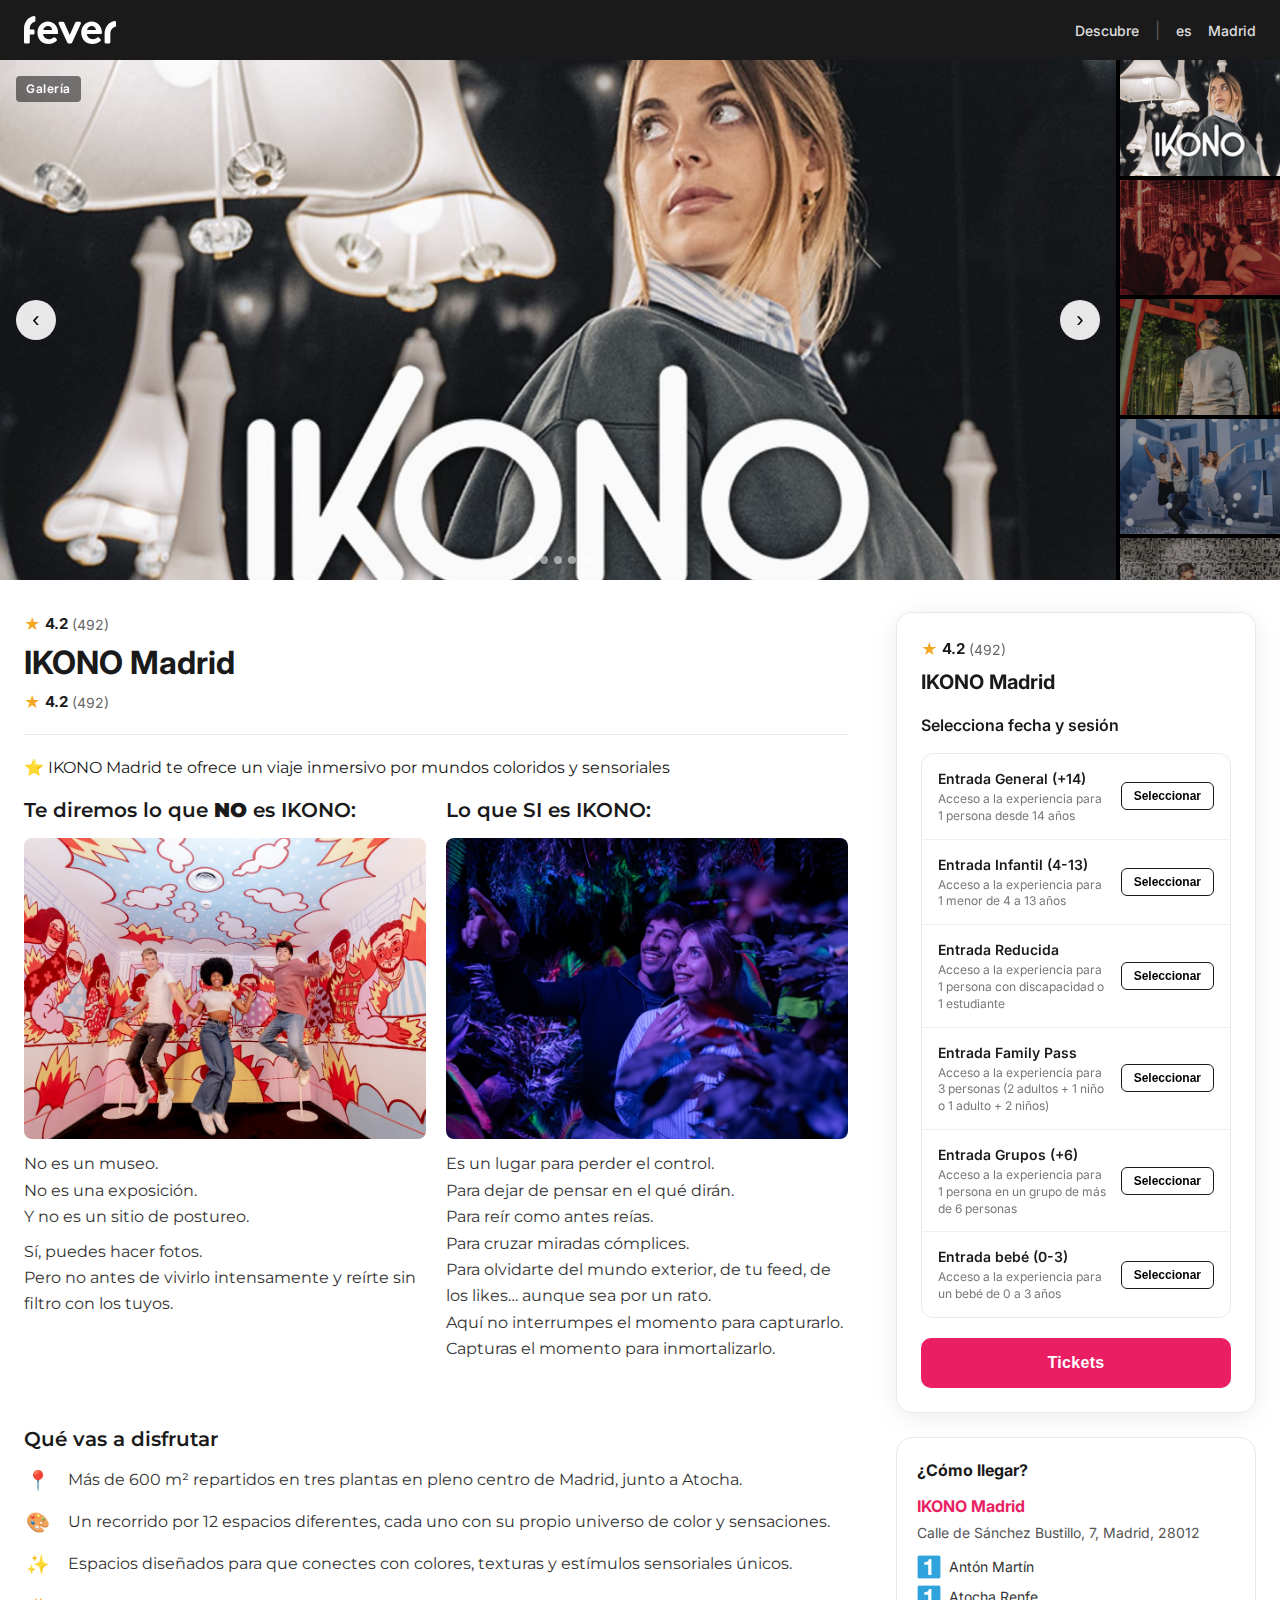
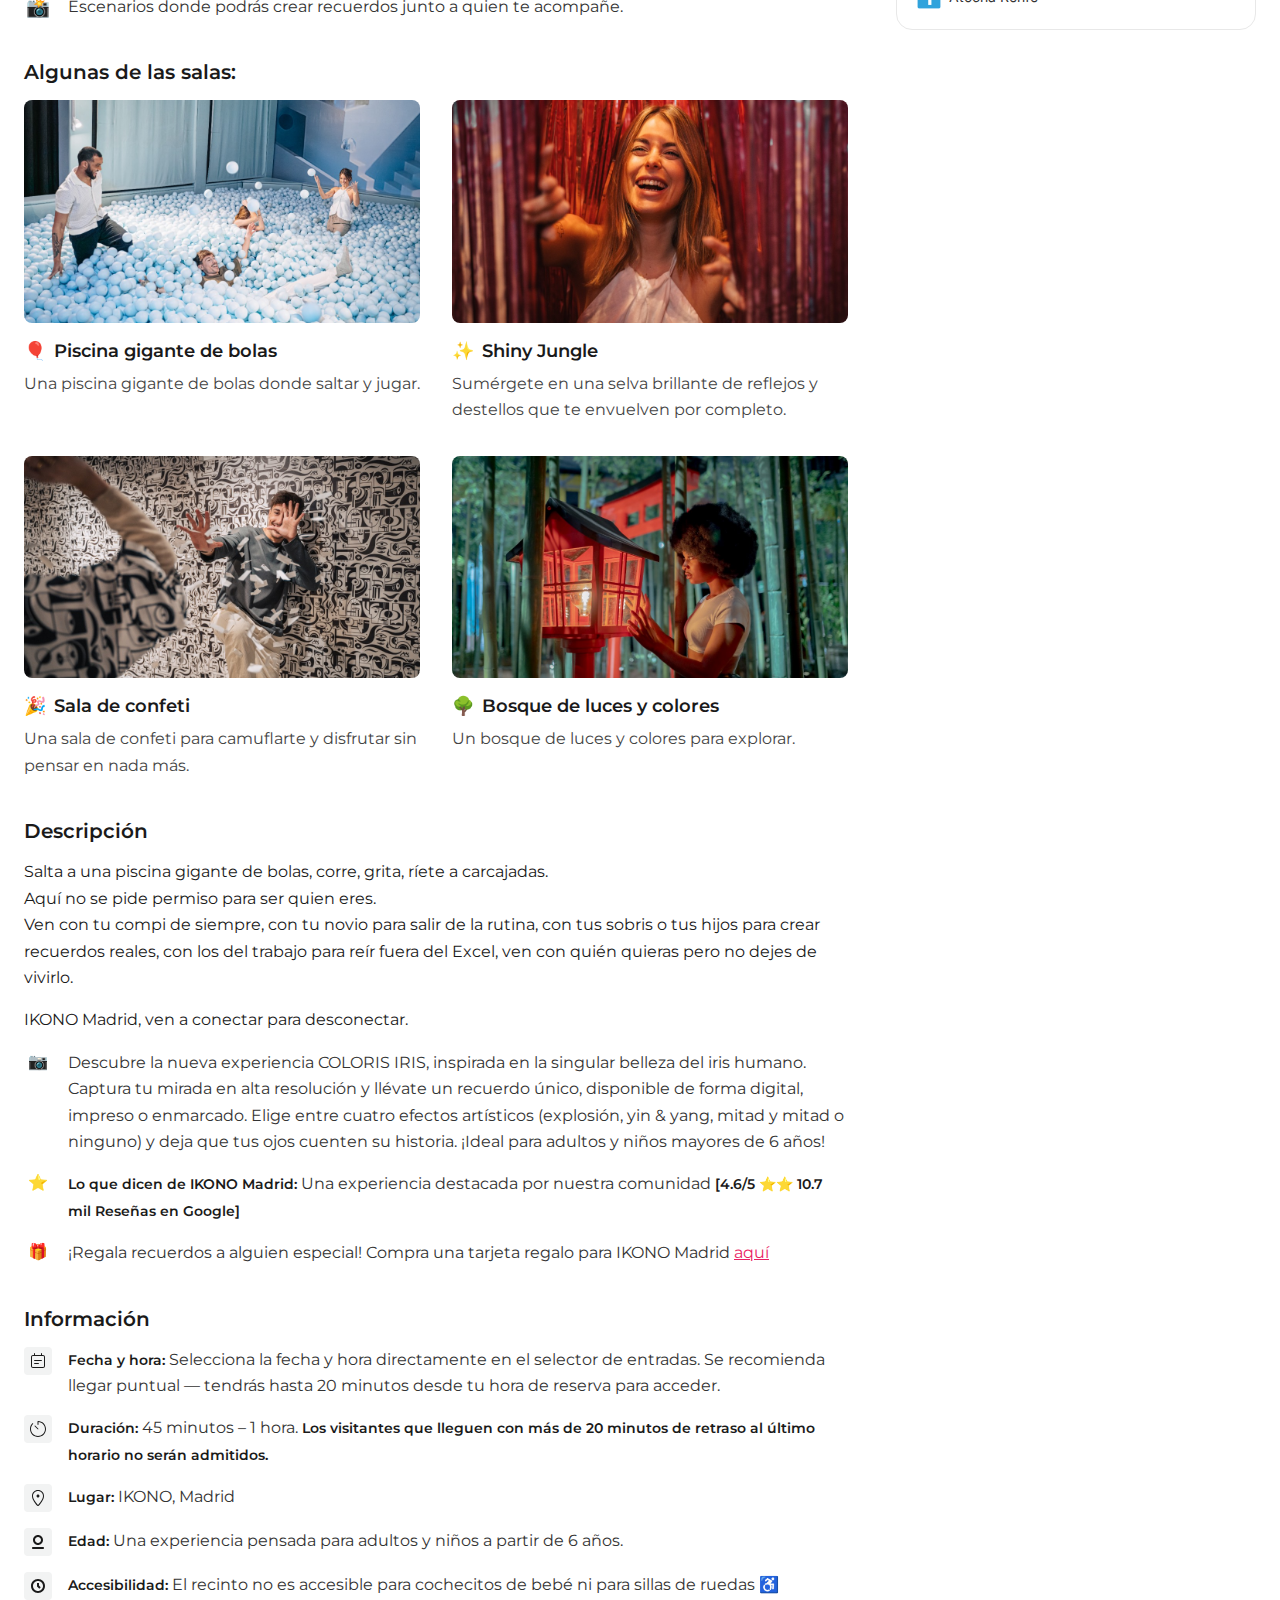
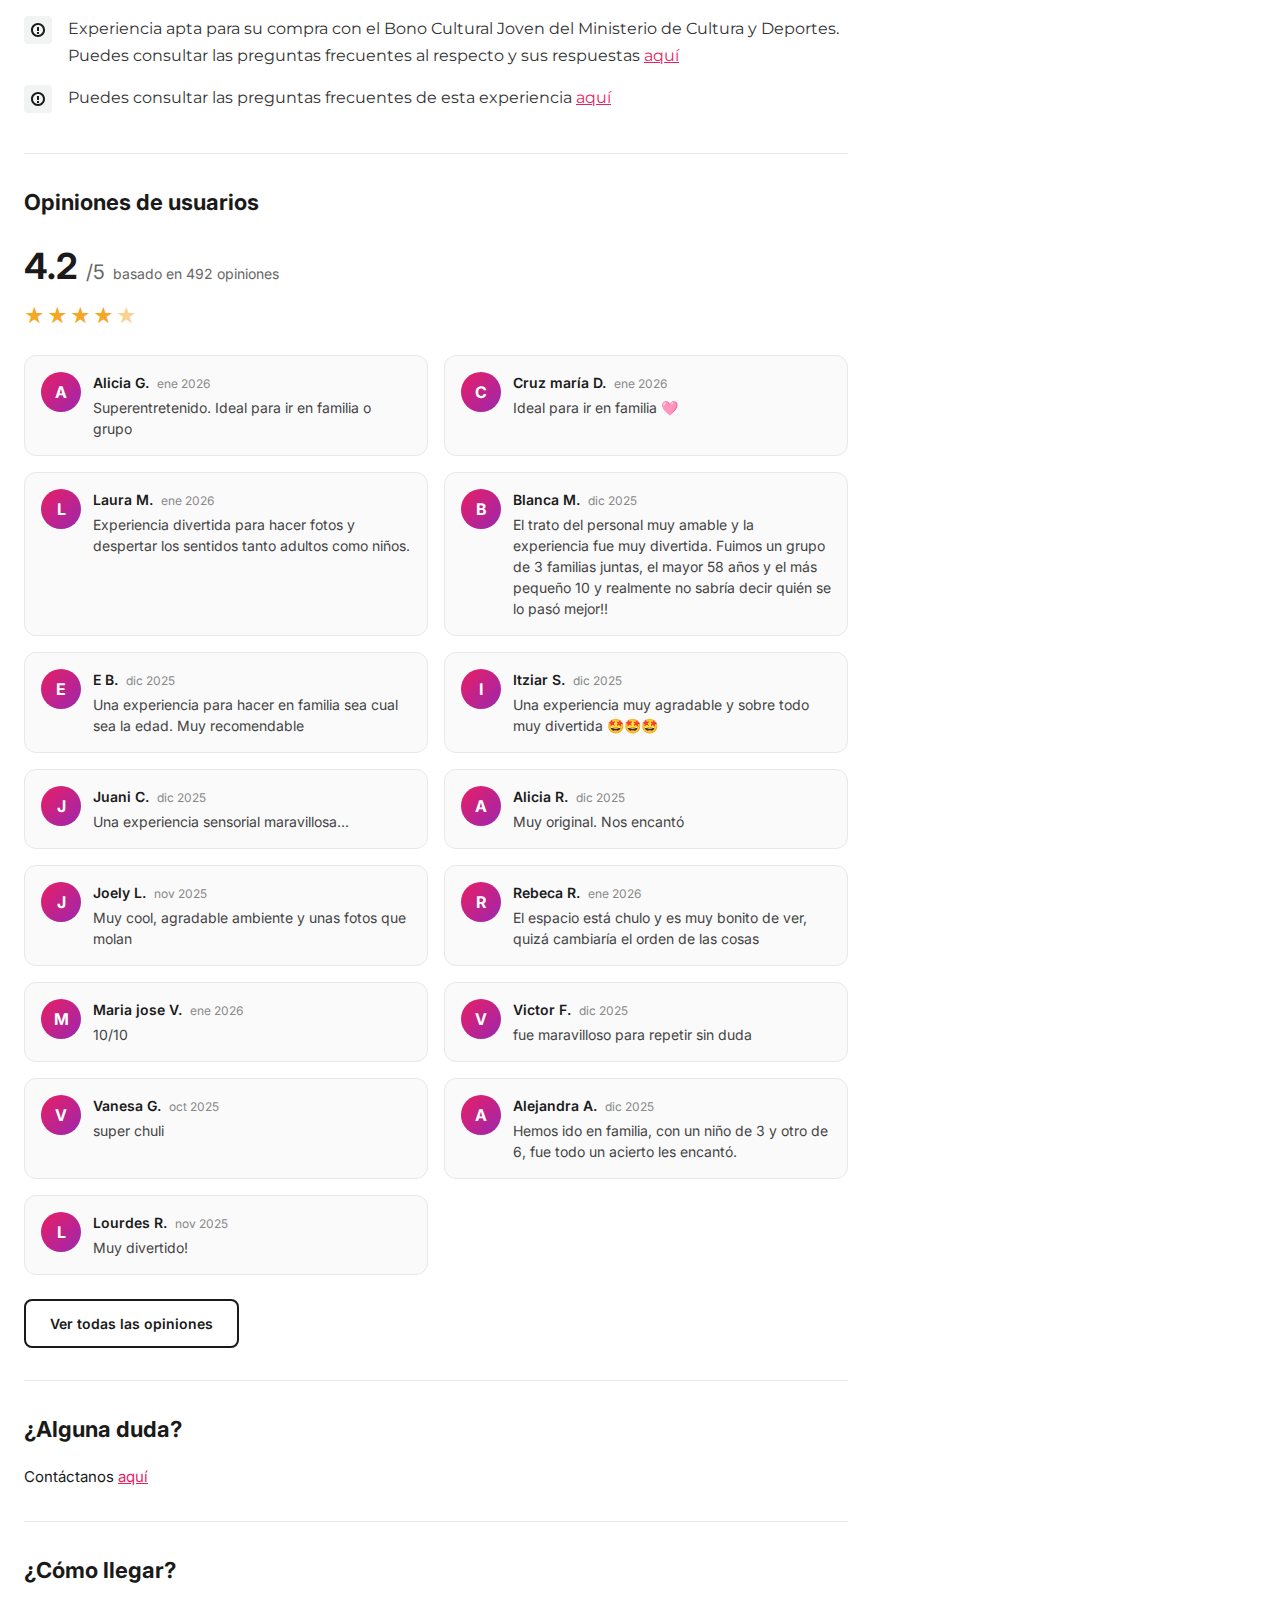
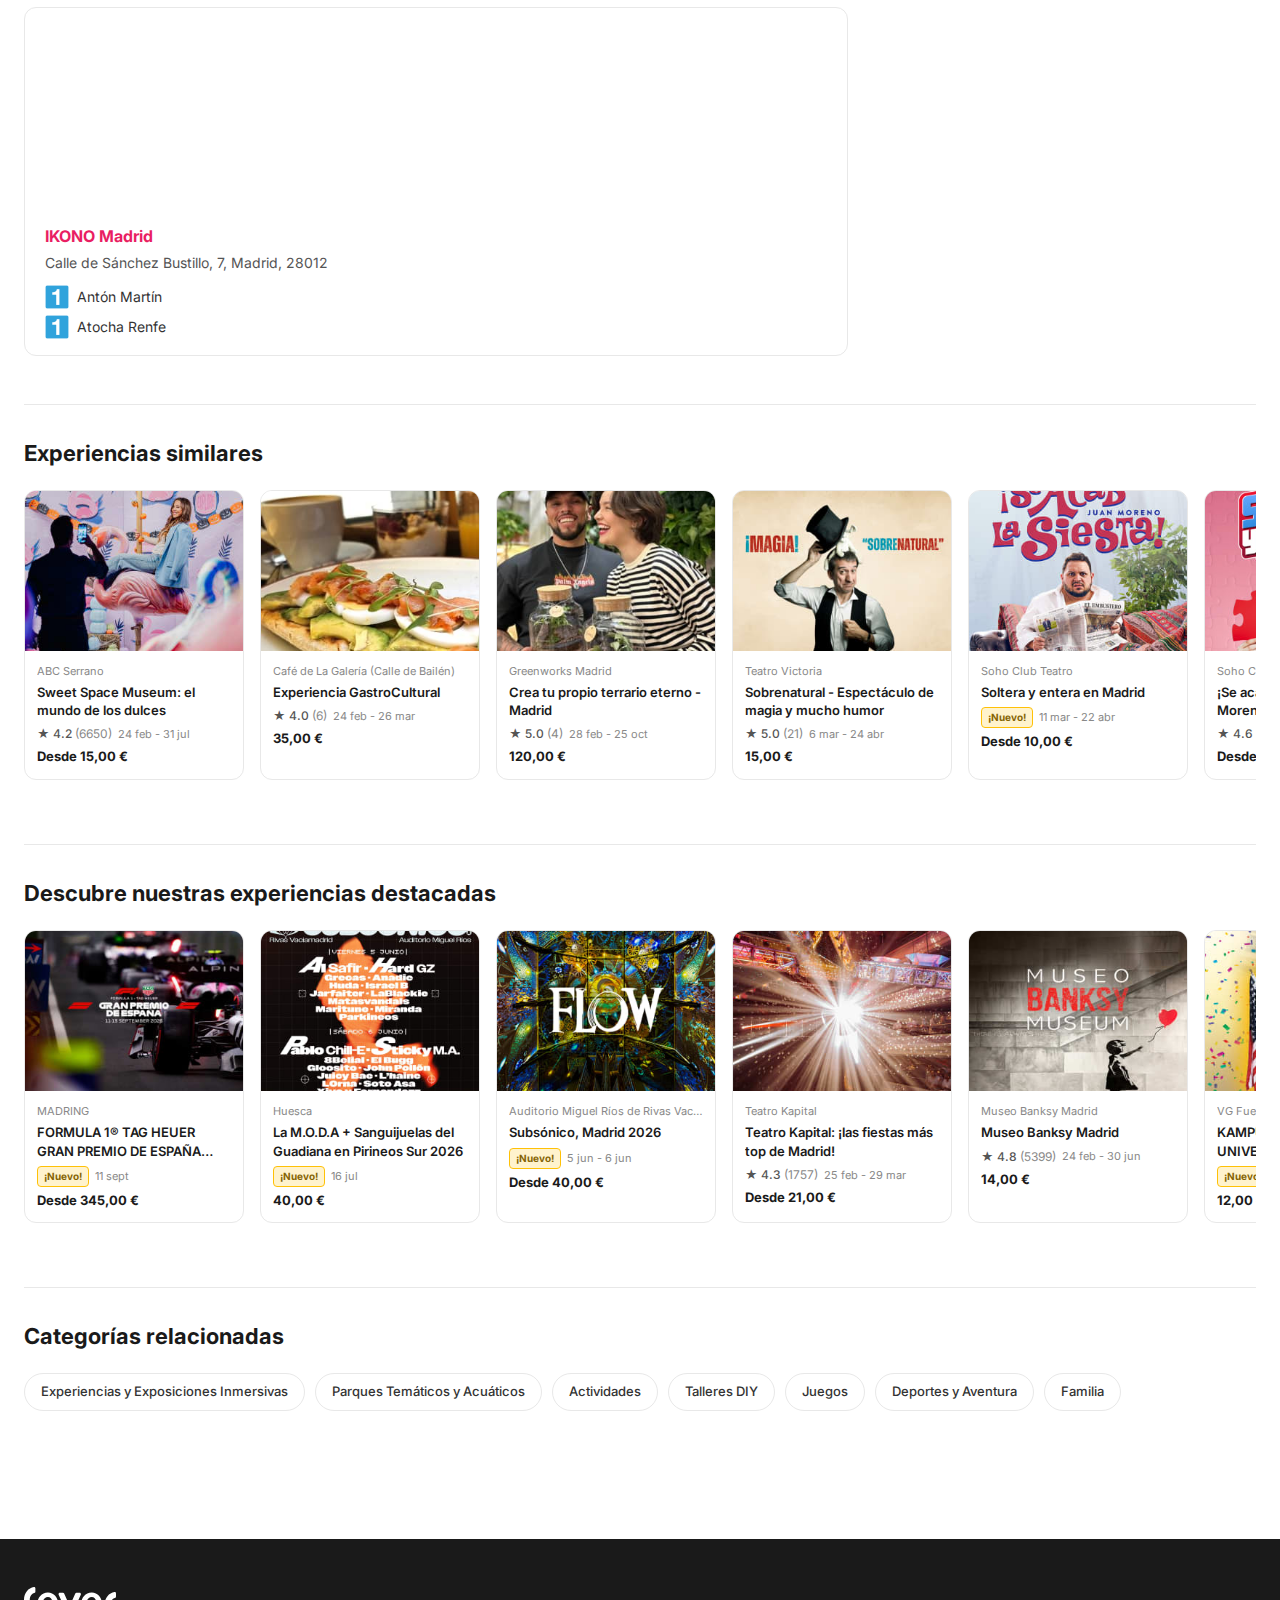
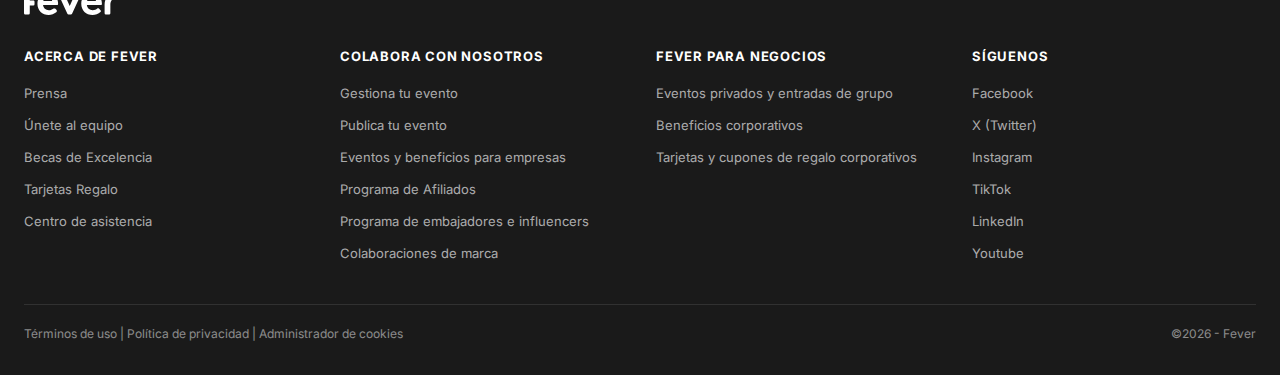
<file: Ikono-PV-grid_1/index.html>
<!DOCTYPE html>
<html lang="es">
<head>
  <meta charset="UTF-8" />
  <meta name="viewport" content="width=device-width, initial-scale=1.0" />
  <title>Entradas IKONO Madrid | Fever</title>
  <link rel="stylesheet" href="assets/css/styles.css" />
  <link rel="preconnect" href="https://fonts.googleapis.com" />
  <link rel="preconnect" href="https://fonts.gstatic.com" crossorigin />
  <link href="https://fonts.googleapis.com/css2?family=Inter:wght@300;400;500;600;700&family=Montserrat:wght@400;600&display=swap" rel="stylesheet" />
</head>
<body>

  <!-- HEADER / NAV -->
  <header class="header">
    <div class="header-inner">
      <a href="#" class="header-logo">
        <img src="assets/images/logos/fever-logo-white.svg" alt="Fever" class="logo-white" />
        <img src="assets/images/logos/fever-logo-black.svg" alt="Fever" class="logo-black" />
      </a>
      <nav class="header-nav">
        <a href="#" class="nav-link">Descubre</a>
        <span class="nav-divider">|</span>
        <a href="#" class="nav-link lang-link">es</a>
        <a href="#" class="nav-link city-link">Madrid</a>
      </nav>
    </div>
  </header>

  <!-- GALLERY HERO -->
  <section class="gallery-section">
    <div class="gallery-container">
      <div class="gallery-main">
        <img src="assets/images/gallery/gallery-1.jpg" alt="IKONO Madrid" class="gallery-main-img active" id="gallery-img-0" />
        <img src="assets/images/gallery/gallery-2.jpg" alt="IKONO Madrid" class="gallery-main-img" id="gallery-img-1" />
        <img src="assets/images/gallery/gallery-3.jpg" alt="IKONO Madrid" class="gallery-main-img" id="gallery-img-2" />
        <img src="assets/images/gallery/gallery-4.jpg" alt="IKONO Madrid" class="gallery-main-img" id="gallery-img-3" />
        <img src="assets/images/gallery/gallery-5.jpg" alt="IKONO Madrid" class="gallery-main-img" id="gallery-img-4" />
        <button class="gallery-arrow gallery-arrow-left" onclick="changeGallery(-1)">&#8249;</button>
        <button class="gallery-arrow gallery-arrow-right" onclick="changeGallery(1)">&#8250;</button>
        <div class="gallery-dots">
          <span class="gallery-dot active" onclick="goToGallery(0)"></span>
          <span class="gallery-dot" onclick="goToGallery(1)"></span>
          <span class="gallery-dot" onclick="goToGallery(2)"></span>
          <span class="gallery-dot" onclick="goToGallery(3)"></span>
          <span class="gallery-dot" onclick="goToGallery(4)"></span>
        </div>
        <div class="gallery-label">Galería</div>
      </div>
      <div class="gallery-thumbs">
        <img src="assets/images/gallery/gallery-1.jpg" alt="IKONO Madrid 1" class="gallery-thumb active" onclick="goToGallery(0)" />
        <img src="assets/images/gallery/gallery-2.jpg" alt="IKONO Madrid 2" class="gallery-thumb" onclick="goToGallery(1)" />
        <img src="assets/images/gallery/gallery-3.jpg" alt="IKONO Madrid 3" class="gallery-thumb" onclick="goToGallery(2)" />
        <img src="assets/images/gallery/gallery-4.jpg" alt="IKONO Madrid 4" class="gallery-thumb" onclick="goToGallery(3)" />
        <img src="assets/images/gallery/gallery-5.jpg" alt="IKONO Madrid 5" class="gallery-thumb" onclick="goToGallery(4)" />
      </div>
    </div>
  </section>

  <!-- MAIN CONTENT -->
  <main class="main-content">
    <div class="content-grid">

      <!-- LEFT COLUMN -->
      <div class="content-left">

        <!-- Title & Rating -->
        <div class="plan-header">
          <div class="plan-rating-top">
            <span class="star-icon">★</span>
            <span class="rating-value">4.2</span>
            <span class="rating-count">(492)</span>
          </div>
          <h1 class="plan-title">IKONO Madrid</h1>
          <div class="plan-rating-row">
            <span class="star-icon">★</span>
            <span class="rating-value">4.2</span>
            <span class="rating-count">(492)</span>
          </div>
        </div>

        <hr class="divider" />

        <!-- Description -->
        <div class="pd-description">

          <!-- INTRO -->
          <section class="pd-section pd-section--intro">
            <p class="pd-section__title pd-section__title--italic">⭐ IKONO Madrid te ofrece un viaje inmersivo por mundos coloridos y sensoriales</p>
            <ul class="intro-grid intro-grid--1x2">
              <li class="intro-grid__item">
                <h2 class="pd-section__title">Te diremos lo que <strong>NO</strong> es IKONO:</h2>
                <figure class="intro-grid__figure">
                  <img alt="IKONO experiencia" class="intro-grid__image" src="assets/images/gallery/intro-1.png">
                  <figcaption class="intro-grid__caption">
                    <p>No es un museo.<br>No es una exposición.<br>Y no es un sitio de postureo.</p>
                    <p>Sí, puedes hacer fotos.<br>Pero no antes de vivirlo intensamente y reírte sin filtro con los tuyos.</p>
                  </figcaption>
                </figure>
              </li>
              <li class="intro-grid__item">
                <h2 class="pd-section__title">Lo que SI es IKONO:</h2>
                <figure class="intro-grid__figure">
                  <img alt="IKONO vivir el momento" class="intro-grid__image" src="assets/images/gallery/intro-2.png">
                  <figcaption class="intro-grid__caption">
                    <p>Es un lugar para perder el control.<br>
                    Para dejar de pensar en el qué dirán.<br>
                    Para reír como antes reías.<br>
                    Para cruzar miradas cómplices.<br>
                    Para olvidarte del mundo exterior, de tu feed, de los likes… aunque sea por un rato.<br>
                    Aquí no interrumpes el momento para capturarlo.<br>
                    Capturas el momento para inmortalizarlo.</p>
                  </figcaption>
                </figure>
              </li>
            </ul>
          </section>

          <!-- QUÉ VAS A DISFRUTAR -->
          <section class="pd-section pd-section--enjoy">
            <h2 class="pd-section__title">Qué vas a disfrutar</h2>
            <ul class="pd-section__list">
              <li class="pd-section__item">
                <span class="pd-section__icon">📍</span>
                <span class="pd-section__text">Más de 600 m² repartidos en tres plantas en pleno centro de Madrid, junto a Atocha.</span>
              </li>
              <li class="pd-section__item">
                <span class="pd-section__icon">🎨</span>
                <span class="pd-section__text">Un recorrido por 12 espacios diferentes, cada uno con su propio universo de color y sensaciones.</span>
              </li>
              <li class="pd-section__item">
                <span class="pd-section__icon">✨</span>
                <span class="pd-section__text">Espacios diseñados para que conectes con colores, texturas y estímulos sensoriales únicos.</span>
              </li>
              <li class="pd-section__item">
                <span class="pd-section__icon">📸</span>
                <span class="pd-section__text">Escenarios donde podrás crear recuerdos junto a quien te acompañe.</span>
              </li>
            </ul>
          </section>

          <!-- EXPERIENCE GRID (4 espacios destacados) -->
          <section class="pd-section pd-section--spaces">
            <h2 class="pd-section__title">Algunas de las salas:</h2>
            <ul class="experience-grid">

              <li class="experience-grid__item">
                <figure class="experience-grid__figure">
                  <img alt="Piscina gigante de bolas IKONO" class="experience-grid__image" src="assets/images/gallery/space-piscina.png">
                  <figcaption class="experience-grid__caption">
                    <h2 class="experience-grid__title">
                      <span>🎈</span>
                      Piscina gigante de bolas
                    </h2>
                    <div class="experience-grid__description">Una piscina gigante de bolas donde saltar y jugar.</div>
                  </figcaption>
                </figure>
              </li>

              <li class="experience-grid__item">
                <figure class="experience-grid__figure">
                  <img alt="Shiny Jungle IKONO" class="experience-grid__image" src="assets/images/gallery/space-shiny-jungle.png">
                  <figcaption class="experience-grid__caption">
                    <h2 class="experience-grid__title">
                      <span>✨</span>
                      Shiny Jungle
                    </h2>
                    <div class="experience-grid__description">Sumérgete en una selva brillante de reflejos y destellos que te envuelven por completo.</div>
                  </figcaption>
                </figure>
              </li>

              <li class="experience-grid__item">
                <figure class="experience-grid__figure">
                  <img alt="Sala de confeti IKONO" class="experience-grid__image" src="assets/images/gallery/space-confeti.png">
                  <figcaption class="experience-grid__caption">
                    <h2 class="experience-grid__title">
                      <span>🎉</span>
                      Sala de confeti
                    </h2>
                    <div class="experience-grid__description">Una sala de confeti para camuflarte y disfrutar sin pensar en nada más.</div>
                  </figcaption>
                </figure>
              </li>

              <li class="experience-grid__item">
                <figure class="experience-grid__figure">
                  <img alt="Bosque de luces y colores IKONO" class="experience-grid__image" src="assets/images/gallery/space-bosque.png">
                  <figcaption class="experience-grid__caption">
                    <h2 class="experience-grid__title">
                      <span>🌳</span>
                      Bosque de luces y colores
                    </h2>
                    <div class="experience-grid__description">Un bosque de luces y colores para explorar.</div>
                  </figcaption>
                </figure>
              </li>

            </ul>
          </section>

          <!-- DESCRIPCIÓN -->
          <section class="pd-section pd-section--descripcion">
            <h2 class="pd-section__title">Descripción</h2>
            <p>Salta a una piscina gigante de bolas, corre, grita, ríete a carcajadas.<br>
            Aquí no se pide permiso para ser quien eres.<br>
            Ven con tu compi de siempre, con tu novio para salir de la rutina, con tus sobris o tus hijos para crear recuerdos reales, con los del trabajo para reír fuera del Excel, ven con quién quieras pero no dejes de vivirlo.</p>
            <p>IKONO Madrid, ven a conectar para desconectar.</p>
            <ul class="pd-section__list" style="margin-top: 1rem;">
              <li class="pd-section__item">
                <span class="pd-section__icon">📷</span>
                <span class="pd-section__text pd-section__text--italic">Descubre la nueva experiencia COLORIS IRIS, inspirada en la singular belleza del iris humano. Captura tu mirada en alta resolución y llévate un recuerdo único, disponible de forma digital, impreso o enmarcado. Elige entre cuatro efectos artísticos (explosión, yin &amp; yang, mitad y mitad o ninguno) y deja que tus ojos cuenten su historia. ¡Ideal para adultos y niños mayores de 6 años!</span>
              </li>
              <li class="pd-section__item">
                <span class="pd-section__icon">⭐</span>
                <span class="pd-section__text"><strong>Lo que dicen de IKONO Madrid:</strong> Una experiencia destacada por nuestra comunidad <strong>[4.6/5 ⭐⭐ 10.7 mil Reseñas en Google]</strong></span>
              </li>
              <li class="pd-section__item">
                <span class="pd-section__icon">🎁</span>
                <span class="pd-section__text">¡Regala recuerdos a alguien especial! Compra una tarjeta regalo para IKONO Madrid <a href="https://feverup.com/m/501153?thm=6573" class="text-link">aquí</a></span>
              </li>
            </ul>
          </section>

          <!-- INFORMACIÓN (iconos SVG: estilo similar en Heroicons https://heroicons.com, Phosphor https://phosphoricons.com, Feather https://feathericons.com, Lucide https://lucide.dev; emojis: tecla Win + . en Windows para selector) -->
          <section class="pd-section pd-section--general-info">
            <h2 class="pd-section__title">Información</h2>
            <ul class="pd-section__list">

              <li class="pd-section__item">
                <span class="pd-section__icon">
                  <svg fill="none" height="28" viewBox="0 0 28 28" width="28" xmlns="http://www.w3.org/2000/svg">
                    <rect fill="#F2F3F3" height="28" rx="4" width="28"/>
                    <path d="M11 6.5C11 6.225 10.775 6 10.5 6C10.225 6 10 6.225 10 6.5V8H9C7.89688 8 7 8.89688 7 10V19C7 20.1031 7.89688 21 9 21H19C20.1031 21 21 20.1031 21 19V10C21 8.89688 20.1031 8 19 8H18V6.5C18 6.225 17.775 6 17.5 6C17.225 6 17 6.225 17 6.5V8H11V6.5ZM9 9H19C19.5531 9 20 9.44687 20 10V19C20 19.5531 19.5531 20 19 20H9C8.44687 20 8 19.5531 8 19V10C8 9.44687 8.44687 9 9 9ZM10 13.5C10 13.775 10.225 14 10.5 14H17.5C17.775 14 18 13.775 18 13.5C18 13.225 17.775 13 17.5 13H10.5C10.225 13 10 13.225 10 13.5ZM10.5 16C10.225 16 10 16.225 10 16.5C10 16.775 10.225 17 10.5 17H14.5C14.775 17 15 16.775 15 16.5C15 16.225 14.775 16 14.5 16H10.5Z" fill="currentColor"/>
                  </svg>
                </span>
                <span class="pd-section__text"><strong>Fecha y hora:</strong> Selecciona la fecha y hora directamente en el selector de entradas. Se recomienda llegar puntual — tendrás hasta 20 minutos desde tu hora de reserva para acceder.</span>
              </li>

              <li class="pd-section__item">
                <span class="pd-section__icon">
                  <svg fill="none" height="28" viewBox="0 0 28 28" width="28" xmlns="http://www.w3.org/2000/svg">
                    <rect fill="#F2F3F3" height="28" rx="4" width="28"/>
                    <path d="M14 6C13.725 6 13.5 6.225 13.5 6.5V9.5C13.5 9.775 13.725 10 14 10C14.275 10 14.5 9.775 14.5 9.5V7.01875C18.1312 7.275 21 10.3031 21 14C21 17.8656 17.8656 21 14 21C10.1344 21 7 17.8656 7 14C7 12.0656 7.78437 10.3187 9.05 9.05C9.24375 8.85625 9.24375 8.5375 9.05 8.34375C8.85625 8.15 8.5375 8.14687 8.34375 8.34375C6.89688 9.79062 6 11.7906 6 14C6 18.4187 9.58125 22 14 22C18.4187 22 22 18.4187 22 14C22 9.58125 18.4187 6 14 6ZM11.3531 10.6469C11.1594 10.4531 10.8406 10.4531 10.6469 10.6469C10.4531 10.8406 10.4531 11.1594 10.6469 11.3531L13.6469 14.3531C13.8406 14.5469 14.1594 14.5469 14.3531 14.3531C14.5469 14.1594 14.5469 13.8406 14.3531 13.6469L11.3531 10.6469Z" fill="currentColor"/>
                  </svg>
                </span>
                <span class="pd-section__text"><strong>Duración:</strong> 45 minutos – 1 hora. <strong>Los visitantes que lleguen con más de 20 minutos de retraso al último horario no serán admitidos.</strong></span>
              </li>

              <li class="pd-section__item">
                <span class="pd-section__icon">
                  <svg fill="none" height="28" viewBox="0 0 28 28" width="28" xmlns="http://www.w3.org/2000/svg">
                    <rect fill="#F2F3F3" height="28" rx="4" width="28"/>
                    <path d="M9 11.8938C9 9.20625 11.2219 7 14 7C16.7781 7 19 9.20625 19 11.8938C19 13.4656 18.1906 15.3125 17.0813 17.0688C16.0188 18.75 14.7688 20.2094 14 21.05C13.2312 20.2094 11.9813 18.7469 10.9188 17.0688C9.80938 15.3125 9 13.4656 9 11.8938ZM14 6C10.6875 6 8 8.6375 8 11.8938C8 15.6219 11.7562 20.0906 13.325 21.7937C13.6937 22.1937 14.3063 22.1937 14.675 21.7937C16.2438 20.0906 20 15.6219 20 11.8938C20 8.6375 17.3125 6 14 6ZM15.5 12C15.5 12.8284 14.8284 13.5 14 13.5C13.1716 13.5 12.5 12.8284 12.5 12C12.5 11.1716 13.1716 10.5 14 10.5C14.8284 10.5 15.5 11.1716 15.5 12Z" fill="currentColor"/>
                  </svg>
                </span>
                <span class="pd-section__text"><strong>Lugar:</strong> IKONO, Madrid</span>
              </li>

              <li class="pd-section__item">
                <span class="pd-section__icon">
                  <svg fill="none" height="28" viewBox="0 0 28 28" width="28" xmlns="http://www.w3.org/2000/svg">
                    <rect fill="#F2F3F3" height="28" rx="4" width="28"/>
                    <path d="M14 7C11.2386 7 9 9.23858 9 12C9 14.7614 11.2386 17 14 17C16.7614 17 19 14.7614 19 12C19 9.23858 16.7614 7 14 7ZM11 12C11 10.3431 12.3431 9 14 9C15.6569 9 17 10.3431 17 12C17 13.6569 15.6569 15 14 15C12.3431 15 11 13.6569 11 12ZM9 19C8.44772 19 8 19.4477 8 20C8 20.5523 8.44772 21 9 21H19C19.5523 21 20 20.5523 20 20C20 19.4477 19.5523 19 19 19H9Z" fill="currentColor"/>
                  </svg>
                </span>
                <span class="pd-section__text"><strong>Edad:</strong> Una experiencia pensada para adultos y niños a partir de 6 años.</span>
              </li>

              <li class="pd-section__item">
                <span class="pd-section__icon">
                  <svg fill="none" height="28" viewBox="0 0 28 28" width="28" xmlns="http://www.w3.org/2000/svg">
                    <rect fill="#F2F3F3" height="28" rx="4" width="28"/>
                    <path d="M14 7C10.134 7 7 10.134 7 14C7 17.866 10.134 21 14 21C17.866 21 21 17.866 21 14C21 10.134 17.866 7 14 7ZM14 9C16.7614 9 19 11.2386 19 14C19 16.7614 16.7614 19 14 19C11.2386 19 9 16.7614 9 14C9 11.2386 11.2386 9 14 9ZM13 11V14.4142L15.2929 16.7071L16.7071 15.2929L15 13.5858V11H13Z" fill="currentColor"/>
                  </svg>
                </span>
                <span class="pd-section__text"><strong>Accesibilidad:</strong> El recinto no es accesible para cochecitos de bebé ni para sillas de ruedas ♿</span>
              </li>

              <li class="pd-section__item">
                <span class="pd-section__icon">
                  <svg fill="none" height="28" viewBox="0 0 28 28" width="28" xmlns="http://www.w3.org/2000/svg">
                    <rect fill="#F2F3F3" height="28" rx="4" width="28"/>
                    <path d="M14 7C10.134 7 7 10.134 7 14C7 17.866 10.134 21 14 21C17.866 21 21 17.866 21 14C21 10.134 17.866 7 14 7ZM14 9C16.7614 9 19 11.2386 19 14C19 16.7614 16.7614 19 14 19C11.2386 19 9 16.7614 9 14C9 11.2386 11.2386 9 14 9ZM13 11H15V15H13V11ZM13 16H15V18H13V16Z" fill="currentColor"/>
                  </svg>
                </span>
                <span class="pd-section__text">Experiencia apta para su compra con el Bono Cultural Joven del Ministerio de Cultura y Deportes. Puedes consultar las preguntas frecuentes al respecto y sus respuestas <a href="https://docs.google.com/document/d/1YTOZCVWyKEkzlFdayvBmhEpzna4N2w2R8vRmK5CjB9Y/pub" class="text-link">aquí</a></span>
              </li>

              <li class="pd-section__item">
                <span class="pd-section__icon">
                  <svg fill="none" height="28" viewBox="0 0 28 28" width="28" xmlns="http://www.w3.org/2000/svg">
                    <rect fill="#F2F3F3" height="28" rx="4" width="28"/>
                    <path d="M14 7C10.134 7 7 10.134 7 14C7 17.866 10.134 21 14 21C17.866 21 21 17.866 21 14C21 10.134 17.866 7 14 7ZM14 9C16.7614 9 19 11.2386 19 14C19 16.7614 16.7614 19 14 19C11.2386 19 9 16.7614 9 14C9 11.2386 11.2386 9 14 9ZM13 11H15V15H13V11ZM13 16H15V18H13V16Z" fill="currentColor"/>
                  </svg>
                </span>
                <span class="pd-section__text">Puedes consultar las preguntas frecuentes de esta experiencia <a href="https://docs.google.com/document/d/e/2PACX-1vRcdAS9qF6hO6-GjRP8OFO49Rea5Gxi5-jOWtVbLu2yQqICUgfoe1UplE34WTmkcCnvq_7P4DuCAuKd/pub" class="text-link">aquí</a></span>
              </li>

            </ul>
          </section>

        </div>

        <!-- Reviews -->
        <section class="reviews-section">
          <h2 class="section-title">Opiniones de usuarios</h2>
          <div class="reviews-summary">
            <span class="reviews-score">4.2 <span class="reviews-score-max">/5</span></span>
            <span class="reviews-based">basado en 492 opiniones</span>
          </div>
          <div class="reviews-stars">
            <span class="star filled">★</span>
            <span class="star filled">★</span>
            <span class="star filled">★</span>
            <span class="star filled">★</span>
            <span class="star half">★</span>
          </div>
          <div class="reviews-grid">
            <div class="review-card">
              <div class="review-avatar">A</div>
              <div class="review-content">
                <div class="review-author">Alicia G. <span class="review-date">ene 2026</span></div>
                <p class="review-text">Superentretenido. Ideal para ir en familia o grupo</p>
              </div>
            </div>
            <div class="review-card">
              <div class="review-avatar">C</div>
              <div class="review-content">
                <div class="review-author">Cruz maría D. <span class="review-date">ene 2026</span></div>
                <p class="review-text">Ideal para ir en familia 🩷</p>
              </div>
            </div>
            <div class="review-card">
              <div class="review-avatar">L</div>
              <div class="review-content">
                <div class="review-author">Laura M. <span class="review-date">ene 2026</span></div>
                <p class="review-text">Experiencia divertida para hacer fotos y despertar los sentidos tanto adultos como niños.</p>
              </div>
            </div>
            <div class="review-card">
              <div class="review-avatar">B</div>
              <div class="review-content">
                <div class="review-author">Blanca M. <span class="review-date">dic 2025</span></div>
                <p class="review-text">El trato del personal muy amable y la experiencia fue muy divertida. Fuimos un grupo de 3 familias juntas, el mayor 58 años y el más pequeño 10 y realmente no sabría decir quién se lo pasó mejor!!</p>
              </div>
            </div>
            <div class="review-card">
              <div class="review-avatar">E</div>
              <div class="review-content">
                <div class="review-author">E B. <span class="review-date">dic 2025</span></div>
                <p class="review-text">Una experiencia para hacer en familia sea cual sea la edad. Muy recomendable</p>
              </div>
            </div>
            <div class="review-card">
              <div class="review-avatar">I</div>
              <div class="review-content">
                <div class="review-author">Itziar S. <span class="review-date">dic 2025</span></div>
                <p class="review-text">Una experiencia muy agradable y sobre todo muy divertida 🤩🤩🤩</p>
              </div>
            </div>
            <div class="review-card">
              <div class="review-avatar">J</div>
              <div class="review-content">
                <div class="review-author">Juani C. <span class="review-date">dic 2025</span></div>
                <p class="review-text">Una experiencia sensorial maravillosa...</p>
              </div>
            </div>
            <div class="review-card">
              <div class="review-avatar">A</div>
              <div class="review-content">
                <div class="review-author">Alicia R. <span class="review-date">dic 2025</span></div>
                <p class="review-text">Muy original. Nos encantó</p>
              </div>
            </div>
            <div class="review-card">
              <div class="review-avatar">J</div>
              <div class="review-content">
                <div class="review-author">Joely L. <span class="review-date">nov 2025</span></div>
                <p class="review-text">Muy cool, agradable ambiente y unas fotos que molan</p>
              </div>
            </div>
            <div class="review-card">
              <div class="review-avatar">R</div>
              <div class="review-content">
                <div class="review-author">Rebeca R. <span class="review-date">ene 2026</span></div>
                <p class="review-text">El espacio está chulo y es muy bonito de ver, quizá cambiaría el orden de las cosas</p>
              </div>
            </div>
            <div class="review-card">
              <div class="review-avatar">M</div>
              <div class="review-content">
                <div class="review-author">Maria jose V. <span class="review-date">ene 2026</span></div>
                <p class="review-text">10/10</p>
              </div>
            </div>
            <div class="review-card">
              <div class="review-avatar">V</div>
              <div class="review-content">
                <div class="review-author">Victor F. <span class="review-date">dic 2025</span></div>
                <p class="review-text">fue maravilloso para repetir sin duda</p>
              </div>
            </div>
            <div class="review-card">
              <div class="review-avatar">V</div>
              <div class="review-content">
                <div class="review-author">Vanesa G. <span class="review-date">oct 2025</span></div>
                <p class="review-text">super chuli</p>
              </div>
            </div>
            <div class="review-card">
              <div class="review-avatar">A</div>
              <div class="review-content">
                <div class="review-author">Alejandra A. <span class="review-date">dic 2025</span></div>
                <p class="review-text">Hemos ido en familia, con un niño de 3 y otro de 6, fue todo un acierto les encantó.</p>
              </div>
            </div>
            <div class="review-card">
              <div class="review-avatar">L</div>
              <div class="review-content">
                <div class="review-author">Lourdes R. <span class="review-date">nov 2025</span></div>
                <p class="review-text">Muy divertido!</p>
              </div>
            </div>
          </div>
          <a href="https://feverup.com/m/465628/reviews" class="btn-see-all">Ver todas las opiniones</a>
        </section>

        <!-- Contact -->
        <section class="contact-section">
          <h2 class="section-title">¿Alguna duda?</h2>
          <p>Contáctanos <a href="https://fever.zendesk.com/hc/es?ticket_form_id=360001032452&plan_id=465628&plan_name=IKONO+Madrid&city=MAD&country=ES&showContactLink=true" class="text-link">aquí</a></p>
        </section>

        <!-- Map / Location -->
        <section class="location-section">
          <h2 class="section-title">¿Cómo llegar?</h2>
          <div class="location-card">
            <div class="location-map">
              <iframe
                src="https://www.google.com/maps/embed?pb=!1m18!1m12!1m3!1d3037.6!2d-3.6985!3d40.4128!2m3!1f0!2f0!3f0!3m2!1i1024!2i768!4f13.1!3m3!1m2!1s0xd422f4b4b4b4b4b%3A0x0!2sCalle+de+S%C3%A1nchez+Bustillo+7%2C+Madrid!5e0!3m2!1ses!2ses!4v1"
                width="100%" height="200" style="border:0;" allowfullscreen="" loading="lazy"
                referrerpolicy="no-referrer-when-downgrade"></iframe>
            </div>
            <div class="location-info">
              <a href="https://feverup.com/es/madrid/venue/ikono-madrid" class="location-name">IKONO Madrid</a>
              <p class="location-address">Calle de Sánchez Bustillo, 7, Madrid, 28012</p>
              <div class="metro-lines">
                <div class="metro-line">
                  <img src="assets/images/logos/metro-l1.png" alt="Línea 1" class="metro-icon" />
                  <span>Antón Martín</span>
                </div>
                <div class="metro-line">
                  <img src="assets/images/logos/metro-l1.png" alt="Línea 1" class="metro-icon" />
                  <span>Atocha Renfe</span>
                </div>
              </div>
            </div>
          </div>
        </section>

      </div>

      <!-- RIGHT COLUMN: Ticket Selector -->
      <aside class="content-right">
        <div class="ticket-widget sticky-widget">
          <div class="widget-header">
            <div class="widget-rating">
              <span class="star-icon">★</span>
              <span class="rating-value">4.2</span>
              <span class="rating-count">(492)</span>
            </div>
            <h2 class="widget-title">IKONO Madrid</h2>
          </div>

          <div class="widget-section-title">Selecciona fecha y sesión</div>

          <div class="ticket-types">
            <div class="ticket-type">
              <div class="ticket-type-info">
                <span class="ticket-type-name">Entrada General (+14)</span>
                <span class="ticket-type-desc">Acceso a la experiencia para 1 persona desde 14 años</span>
              </div>
              <button class="ticket-select-btn">Seleccionar</button>
            </div>
            <div class="ticket-type">
              <div class="ticket-type-info">
                <span class="ticket-type-name">Entrada Infantil (4-13)</span>
                <span class="ticket-type-desc">Acceso a la experiencia para 1 menor de 4 a 13 años</span>
              </div>
              <button class="ticket-select-btn">Seleccionar</button>
            </div>
            <div class="ticket-type">
              <div class="ticket-type-info">
                <span class="ticket-type-name">Entrada Reducida</span>
                <span class="ticket-type-desc">Acceso a la experiencia para 1 persona con discapacidad o 1 estudiante</span>
              </div>
              <button class="ticket-select-btn">Seleccionar</button>
            </div>
            <div class="ticket-type">
              <div class="ticket-type-info">
                <span class="ticket-type-name">Entrada Family Pass</span>
                <span class="ticket-type-desc">Acceso a la experiencia para 3 personas (2 adultos + 1 niño o 1 adulto + 2 niños)</span>
              </div>
              <button class="ticket-select-btn">Seleccionar</button>
            </div>
            <div class="ticket-type">
              <div class="ticket-type-info">
                <span class="ticket-type-name">Entrada Grupos (+6)</span>
                <span class="ticket-type-desc">Acceso a la experiencia para 1 persona en un grupo de más de 6 personas</span>
              </div>
              <button class="ticket-select-btn">Seleccionar</button>
            </div>
            <div class="ticket-type">
              <div class="ticket-type-info">
                <span class="ticket-type-name">Entrada bebé (0-3)</span>
                <span class="ticket-type-desc">Acceso a la experiencia para un bebé de 0 a 3 años</span>
              </div>
              <button class="ticket-select-btn">Seleccionar</button>
            </div>
          </div>

          <button class="btn-tickets">Tickets</button>
        </div>

        <!-- Location widget (right column repeat) -->
        <div class="location-widget">
          <h3 class="widget-subtitle">¿Cómo llegar?</h3>
          <a href="https://feverup.com/es/madrid/venue/ikono-madrid" class="location-name">IKONO Madrid</a>
          <p class="location-address">Calle de Sánchez Bustillo, 7, Madrid, 28012</p>
          <div class="metro-lines">
            <div class="metro-line">
              <img src="assets/images/logos/metro-l1.png" alt="Línea 1" class="metro-icon" />
              <span>Antón Martín</span>
            </div>
            <div class="metro-line">
              <img src="assets/images/logos/metro-l1.png" alt="Línea 1" class="metro-icon" />
              <span>Atocha Renfe</span>
            </div>
          </div>
        </div>
      </aside>

    </div><!-- /content-grid -->

    <!-- SIMILAR EXPERIENCES -->
    <section class="experiences-section">
      <h2 class="section-title">Experiencias similares</h2>
      <div class="experiences-scroll">
        <div class="experience-card">
          <a href="https://feverup.com/m/92796">
            <img src="assets/images/similar/similar-sweet-space.jpg" alt="Sweet Space Museum" />
            <div class="exp-info">
              <span class="exp-venue">ABC Serrano</span>
              <h3 class="exp-title">Sweet Space Museum: el mundo de los dulces</h3>
              <div class="exp-meta">
                <span class="exp-rating">★ 4.2 <span class="exp-reviews">(6650)</span></span>
                <span class="exp-dates">24 feb - 31 jul</span>
              </div>
              <span class="exp-price">Desde 15,00 €</span>
            </div>
          </a>
        </div>
        <div class="experience-card">
          <a href="https://feverup.com/m/299244">
            <img src="assets/images/similar/similar-gastrocultural.jpg" alt="Experiencia GastroCultural" />
            <div class="exp-info">
              <span class="exp-venue">Café de La Galería (Calle de Bailén)</span>
              <h3 class="exp-title">Experiencia GastroCultural</h3>
              <div class="exp-meta">
                <span class="exp-rating">★ 4.0 <span class="exp-reviews">(6)</span></span>
                <span class="exp-dates">24 feb - 26 mar</span>
              </div>
              <span class="exp-price">35,00 €</span>
            </div>
          </a>
        </div>
        <div class="experience-card">
          <a href="https://feverup.com/m/258017">
            <img src="assets/images/similar/similar-terrario.jpg" alt="Terrario eterno" />
            <div class="exp-info">
              <span class="exp-venue">Greenworks Madrid</span>
              <h3 class="exp-title">Crea tu propio terrario eterno - Madrid</h3>
              <div class="exp-meta">
                <span class="exp-rating">★ 5.0 <span class="exp-reviews">(4)</span></span>
                <span class="exp-dates">28 feb - 25 oct</span>
              </div>
              <span class="exp-price">120,00 €</span>
            </div>
          </a>
        </div>
        <div class="experience-card">
          <a href="https://feverup.com/m/352596">
            <img src="assets/images/similar/similar-sobrenatural.jpg" alt="Sobrenatural" />
            <div class="exp-info">
              <span class="exp-venue">Teatro Victoria</span>
              <h3 class="exp-title">Sobrenatural - Espectáculo de magia y mucho humor</h3>
              <div class="exp-meta">
                <span class="exp-rating">★ 5.0 <span class="exp-reviews">(21)</span></span>
                <span class="exp-dates">6 mar - 24 abr</span>
              </div>
              <span class="exp-price">15,00 €</span>
            </div>
          </a>
        </div>
        <div class="experience-card">
          <a href="https://feverup.com/m/500299">
            <img src="assets/images/similar/similar-soltera.jpg" alt="Soltera y entera" />
            <div class="exp-info">
              <span class="exp-venue">Soho Club Teatro</span>
              <h3 class="exp-title">Soltera y entera en Madrid</h3>
              <div class="exp-meta">
                <span class="exp-badge">¡Nuevo!</span>
                <span class="exp-dates">11 mar - 22 abr</span>
              </div>
              <span class="exp-price">Desde 10,00 €</span>
            </div>
          </a>
        </div>
        <div class="experience-card">
          <a href="https://feverup.com/m/286513">
            <img src="assets/images/similar/similar-siesta.jpg" alt="Se acabó la Siesta" />
            <div class="exp-info">
              <span class="exp-venue">Soho Club Teatro</span>
              <h3 class="exp-title">¡Se acabó la Siesta! con Juan Moreno en Madrid</h3>
              <div class="exp-meta">
                <span class="exp-rating">★ 4.6 <span class="exp-reviews">(31)</span></span>
                <span class="exp-dates">24 feb - 21 abr</span>
              </div>
              <span class="exp-price">Desde 9,90 €</span>
            </div>
          </a>
        </div>
        <div class="experience-card">
          <a href="https://feverup.com/m/109371">
            <img src="assets/images/similar/similar-parque.jpg" alt="Parque de Atracciones" />
            <div class="exp-info">
              <span class="exp-venue">Parque de Atracciones de Madrid</span>
              <h3 class="exp-title">Parque de Atracciones de Madrid</h3>
              <div class="exp-meta">
                <span class="exp-rating">★ 4.6 <span class="exp-reviews">(879)</span></span>
                <span class="exp-dates">28 feb - 17 may</span>
              </div>
              <span class="exp-price">Desde 23,91 €</span>
            </div>
          </a>
        </div>
        <div class="experience-card">
          <a href="https://feverup.com/m/184320">
            <img src="assets/images/similar/similar-magia.jpg" alt="Magia humor" />
            <div class="exp-info">
              <span class="exp-venue">Sala Houdini</span>
              <h3 class="exp-title">Magia, humor y lo que surja</h3>
              <div class="exp-meta">
                <span class="exp-rating">★ 4.8 <span class="exp-reviews">(35)</span></span>
                <span class="exp-dates">7 mar - 27 jun</span>
              </div>
              <span class="exp-price">18,00 €</span>
            </div>
          </a>
        </div>
        <div class="experience-card">
          <a href="https://feverup.com/m/70448">
            <img src="assets/images/similar/similar-impro-cafe.jpg" alt="Impro Café Show" />
            <div class="exp-info">
              <span class="exp-venue">La Escalera de Jacob de Lavapiés</span>
              <h3 class="exp-title">Impro Café Show en La Escalera de Jacob</h3>
              <div class="exp-meta">
                <span class="exp-rating">★ 4.8 <span class="exp-reviews">(106)</span></span>
                <span class="exp-dates">26 feb - 26 mar</span>
              </div>
              <span class="exp-price">12,00 €</span>
            </div>
          </a>
        </div>
        <div class="experience-card">
          <a href="https://feverup.com/m/142769">
            <img src="assets/images/similar/similar-cocina-impro.jpg" alt="Cocina de la impro" />
            <div class="exp-info">
              <span class="exp-venue">La Escalera de Jacob de Lavapiés</span>
              <h3 class="exp-title">La Cocina de la impro en La Escalera de Jacob</h3>
              <div class="exp-meta">
                <span class="exp-rating">★ 4.7 <span class="exp-reviews">(13)</span></span>
                <span class="exp-dates">1 mar - 29 mar</span>
              </div>
              <span class="exp-price">6,00 €</span>
            </div>
          </a>
        </div>
      </div>
    </section>

    <!-- FEATURED EXPERIENCES -->
    <section class="experiences-section">
      <h2 class="section-title">Descubre nuestras experiencias destacadas</h2>
      <div class="experiences-scroll">
        <div class="experience-card">
          <a href="https://feverup.com/m/432252">
            <img src="assets/images/featured/featured-f1.jpg" alt="Formula 1" />
            <div class="exp-info">
              <span class="exp-venue">MADRING</span>
              <h3 class="exp-title">FORMULA 1® TAG HEUER GRAN PREMIO DE ESPAÑA 2026</h3>
              <div class="exp-meta">
                <span class="exp-badge">¡Nuevo!</span>
                <span class="exp-dates">11 sept</span>
              </div>
              <span class="exp-price">Desde 345,00 €</span>
            </div>
          </a>
        </div>
        <div class="experience-card">
          <a href="https://feverup.com/m/519665">
            <img src="assets/images/featured/featured-moda.jpg" alt="La M.O.D.A" />
            <div class="exp-info">
              <span class="exp-venue">Huesca</span>
              <h3 class="exp-title">La M.O.D.A + Sanguijuelas del Guadiana en Pirineos Sur 2026</h3>
              <div class="exp-meta">
                <span class="exp-badge">¡Nuevo!</span>
                <span class="exp-dates">16 jul</span>
              </div>
              <span class="exp-price">40,00 €</span>
            </div>
          </a>
        </div>
        <div class="experience-card">
          <a href="https://feverup.com/m/555770">
            <img src="assets/images/featured/featured-sonico.jpg" alt="Subsónico" />
            <div class="exp-info">
              <span class="exp-venue">Auditorio Miguel Ríos de Rivas Vaciamadrid</span>
              <h3 class="exp-title">Subsónico, Madrid 2026</h3>
              <div class="exp-meta">
                <span class="exp-badge">¡Nuevo!</span>
                <span class="exp-dates">5 jun - 6 jun</span>
              </div>
              <span class="exp-price">Desde 40,00 €</span>
            </div>
          </a>
        </div>
        <div class="experience-card">
          <a href="https://feverup.com/m/121772">
            <img src="assets/images/featured/featured-kapital.jpg" alt="Teatro Kapital" />
            <div class="exp-info">
              <span class="exp-venue">Teatro Kapital</span>
              <h3 class="exp-title">Teatro Kapital: ¡las fiestas más top de Madrid!</h3>
              <div class="exp-meta">
                <span class="exp-rating">★ 4.3 <span class="exp-reviews">(1757)</span></span>
                <span class="exp-dates">25 feb - 29 mar</span>
              </div>
              <span class="exp-price">Desde 21,00 €</span>
            </div>
          </a>
        </div>
        <div class="experience-card">
          <a href="https://feverup.com/m/274138">
            <img src="assets/images/featured/featured-banksy.jpg" alt="Museo Banksy" />
            <div class="exp-info">
              <span class="exp-venue">Museo Banksy Madrid</span>
              <h3 class="exp-title">Museo Banksy Madrid</h3>
              <div class="exp-meta">
                <span class="exp-rating">★ 4.8 <span class="exp-reviews">(5399)</span></span>
                <span class="exp-dates">24 feb - 30 jun</span>
              </div>
              <span class="exp-price">14,00 €</span>
            </div>
          </a>
        </div>
        <div class="experience-card">
          <a href="https://feverup.com/m/576009">
            <img src="assets/images/featured/featured-kampus.jpg" alt="KAMPUS Festival" />
            <div class="exp-info">
              <span class="exp-venue">VG Fuenlabrada</span>
              <h3 class="exp-title">KAMPUS FESTIVAL UNIVERSITARIO en VG</h3>
              <div class="exp-meta">
                <span class="exp-badge">¡Nuevo!</span>
                <span class="exp-dates">7 mar</span>
              </div>
              <span class="exp-price">12,00 €</span>
            </div>
          </a>
        </div>
        <div class="experience-card">
          <a href="https://feverup.com/m/502082">
            <img src="assets/images/featured/featured-flow.jpg" alt="Flow Inmersiva" />
            <div class="exp-info">
              <span class="exp-venue">Comunidad Evangélica de Habla Alemana</span>
              <h3 class="exp-title">Flow: Una nueva experiencia inmersiva en Madrid</h3>
              <div class="exp-meta">
                <span class="exp-rating">★ 4.0 <span class="exp-reviews">(926)</span></span>
                <span class="exp-dates">25 feb - 29 mar</span>
              </div>
              <span class="exp-price">Desde 10,90 €</span>
            </div>
          </a>
        </div>
        <div class="experience-card">
          <a href="https://feverup.com/m/532196">
            <img src="assets/images/featured/featured-adrian.jpg" alt="Adrián Mills FABRIK" />
            <div class="exp-info">
              <span class="exp-venue">Fabrik</span>
              <h3 class="exp-title">Adrián Mills all night long en FABRIK</h3>
              <div class="exp-meta">
                <span class="exp-badge">¡Nuevo!</span>
                <span class="exp-dates">7 mar</span>
              </div>
              <span class="exp-price">Desde 35,00 €</span>
            </div>
          </a>
        </div>
        <div class="experience-card">
          <a href="https://feverup.com/m/429319">
            <img src="assets/images/featured/featured-machu.jpg" alt="Machu Picchu" />
            <div class="exp-info">
              <span class="exp-venue">Fever Hub Madrid | Experiencias Inmersivas</span>
              <h3 class="exp-title">Machu Picchu: Viaje a la Ciudad Perdida</h3>
              <div class="exp-meta">
                <span class="exp-rating">★ 4.3 <span class="exp-reviews">(3059)</span></span>
                <span class="exp-dates">25 feb - 30 abr</span>
              </div>
              <span class="exp-price">Desde 18,00 €</span>
            </div>
          </a>
        </div>
        <div class="experience-card">
          <a href="https://feverup.com/m/472009">
            <img src="assets/images/featured/featured-polar.jpg" alt="Polar Sound" />
            <div class="exp-info">
              <span class="exp-venue">Barcelona</span>
              <h3 class="exp-title">Abonos Polar Sound Occident Festival 2026</h3>
              <div class="exp-meta">
                <span class="exp-badge">¡Nuevo!</span>
                <span class="exp-dates">13 mar - 14 mar</span>
              </div>
              <span class="exp-price">Desde 9,00 €</span>
            </div>
          </a>
        </div>
        <div class="experience-card">
          <a href="https://feverup.com/m/523688">
            <img src="assets/images/featured/featured-oklou.jpg" alt="OKLOU" />
            <div class="exp-info">
              <span class="exp-venue">Sala La Riviera</span>
              <h3 class="exp-title">OKLOU en La Riviera, Madrid 2026</h3>
              <div class="exp-meta">
                <span class="exp-badge">¡Nuevo!</span>
                <span class="exp-dates">10 jun</span>
              </div>
              <span class="exp-price">26,00 €</span>
            </div>
          </a>
        </div>
        <div class="experience-card">
          <a href="https://feverup.com/m/141988">
            <img src="assets/images/featured/featured-palacio.jpg" alt="Palacio Real" />
            <div class="exp-info">
              <span class="exp-venue">Palacio Real de Madrid</span>
              <h3 class="exp-title">Palacio Real de Madrid</h3>
              <div class="exp-meta">
                <span class="exp-rating">★ 4.5 <span class="exp-reviews">(17348)</span></span>
                <span class="exp-dates">25 feb - 24 may</span>
              </div>
              <span class="exp-price">Desde 12,00 €</span>
            </div>
          </a>
        </div>
        <div class="experience-card">
          <a href="https://feverup.com/m/478360">
            <img src="assets/images/featured/featured-avatar.jpg" alt="Avatar The Experience" />
            <div class="exp-info">
              <span class="exp-venue">Espacio Delicias</span>
              <h3 class="exp-title">Avatar: The Experience</h3>
              <div class="exp-meta">
                <span class="exp-badge">¡Nuevo!</span>
                <span class="exp-dates">25 feb - 29 mar</span>
              </div>
              <span class="exp-price">Desde 14,50 €</span>
            </div>
          </a>
        </div>
        <div class="experience-card">
          <a href="https://feverup.com/m/142742">
            <img src="assets/images/featured/featured-descalzas.jpg" alt="Descalzas Reales" />
            <div class="exp-info">
              <span class="exp-venue">Monasterio de las Descalzas Reales</span>
              <h3 class="exp-title">Monasterio de las Descalzas Reales</h3>
              <div class="exp-meta">
                <span class="exp-rating">★ 4.3 <span class="exp-reviews">(2614)</span></span>
                <span class="exp-dates">26 feb - 17 may</span>
              </div>
              <span class="exp-price">9,00 €</span>
            </div>
          </a>
        </div>
        <div class="experience-card">
          <a href="https://feverup.com/m/568983">
            <img src="assets/images/featured/featured-rugby.jpg" alt="Rugby Europe Championship" />
            <div class="exp-info">
              <span class="exp-venue">Estadio Nacional Complutense</span>
              <h3 class="exp-title">Rugby Europe Championship Madrid Finals</h3>
              <div class="exp-meta">
                <span class="exp-badge">¡Nuevo!</span>
                <span class="exp-dates">15 mar</span>
              </div>
              <span class="exp-price">Desde 5,00 €</span>
            </div>
          </a>
        </div>
      </div>
    </section>

    <!-- RELATED CATEGORIES -->
    <section class="categories-section">
      <h2 class="section-title">Categorías relacionadas</h2>
      <div class="categories-list">
        <a href="#" class="category-tag">Experiencias y Exposiciones Inmersivas</a>
        <a href="#" class="category-tag">Parques Temáticos y Acuáticos</a>
        <a href="#" class="category-tag">Actividades</a>
        <a href="#" class="category-tag">Talleres DIY</a>
        <a href="#" class="category-tag">Juegos</a>
        <a href="#" class="category-tag">Deportes y Aventura</a>
        <a href="#" class="category-tag">Familia</a>
      </div>
    </section>

  </main>

  <!-- FOOTER -->
  <footer class="footer">
    <div class="footer-inner">
      <div class="footer-logo">
        <img src="assets/images/logos/fever-logo-white.svg" alt="Fever" />
      </div>
      <div class="footer-columns">
        <div class="footer-col">
          <h4>Acerca de Fever</h4>
          <ul>
            <li><a href="#">Prensa</a></li>
            <li><a href="#">Únete al equipo</a></li>
            <li><a href="#">Becas de Excelencia</a></li>
            <li><a href="#">Tarjetas Regalo</a></li>
            <li><a href="#">Centro de asistencia</a></li>
          </ul>
        </div>
        <div class="footer-col">
          <h4>Colabora con nosotros</h4>
          <ul>
            <li><a href="#">Gestiona tu evento</a></li>
            <li><a href="#">Publica tu evento</a></li>
            <li><a href="#">Eventos y beneficios para empresas</a></li>
            <li><a href="#">Programa de Afiliados</a></li>
            <li><a href="#">Programa de embajadores e influencers</a></li>
            <li><a href="#">Colaboraciones de marca</a></li>
          </ul>
        </div>
        <div class="footer-col">
          <h4>Fever para negocios</h4>
          <ul>
            <li><a href="#">Eventos privados y entradas de grupo</a></li>
            <li><a href="#">Beneficios corporativos</a></li>
            <li><a href="#">Tarjetas y cupones de regalo corporativos</a></li>
          </ul>
        </div>
        <div class="footer-col">
          <h4>Síguenos</h4>
          <ul>
            <li><a href="#">Facebook</a></li>
            <li><a href="#">X (Twitter)</a></li>
            <li><a href="#">Instagram</a></li>
            <li><a href="#">TikTok</a></li>
            <li><a href="#">LinkedIn</a></li>
            <li><a href="#">Youtube</a></li>
          </ul>
        </div>
      </div>
      <div class="footer-bottom">
        <span><a href="#">Términos de uso</a> | <a href="#">Política de privacidad</a> | <a href="#">Administrador de cookies</a></span>
        <span>©2026 - Fever</span>
      </div>
    </div>
  </footer>

  <script src="assets/js/gallery.js"></script>
</body>
</html>
</file>
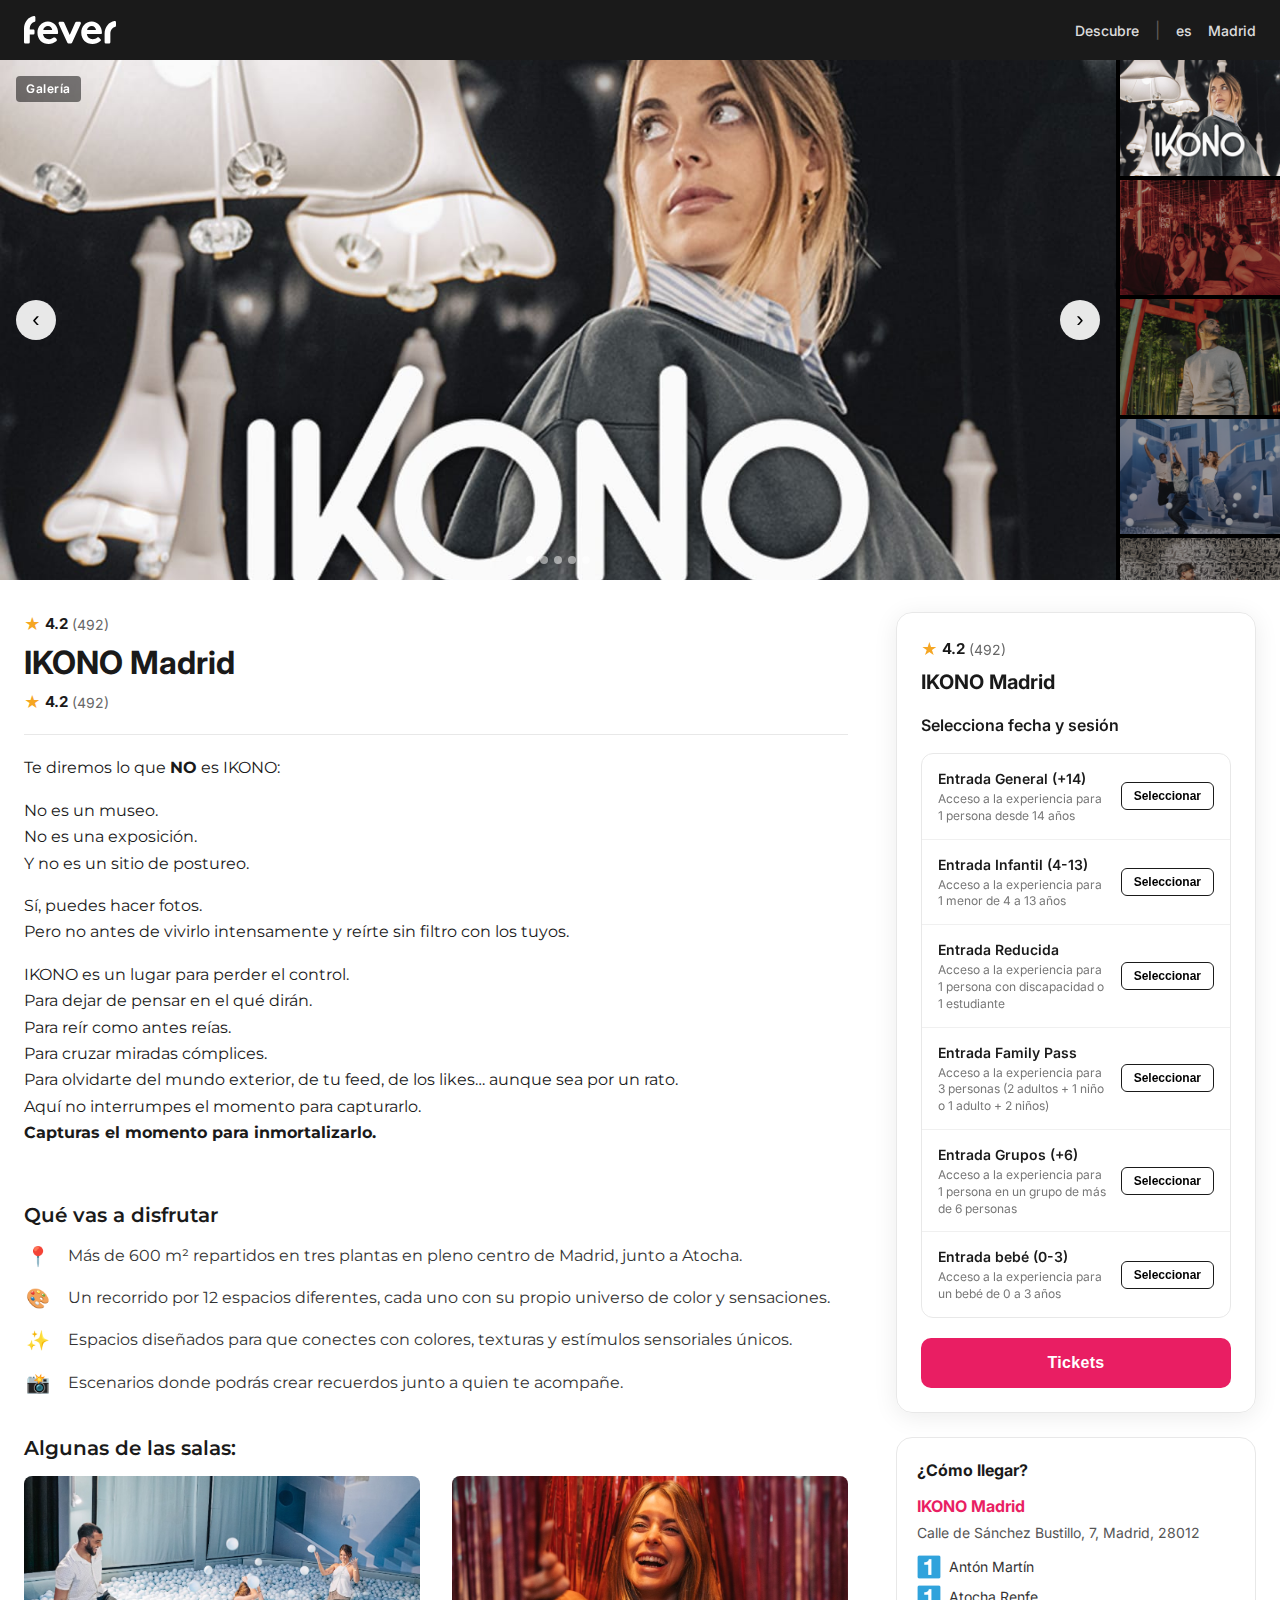
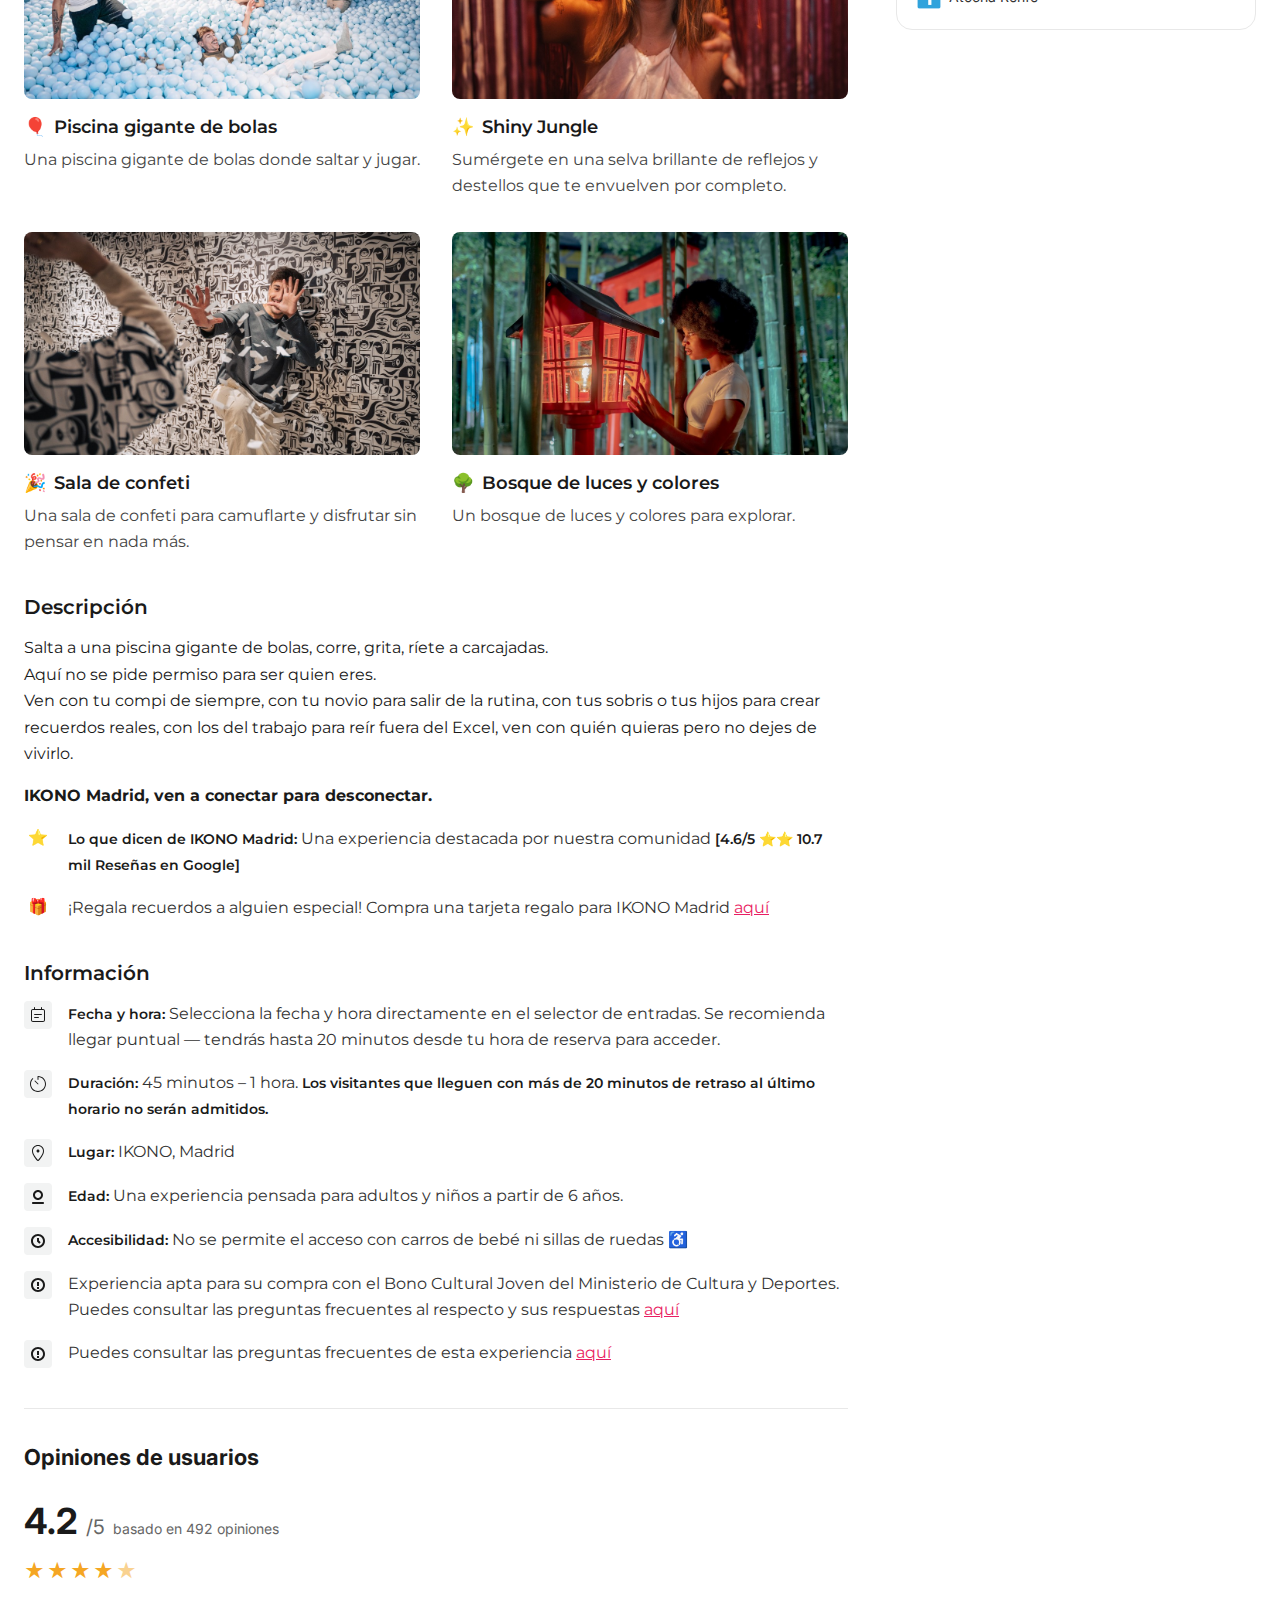
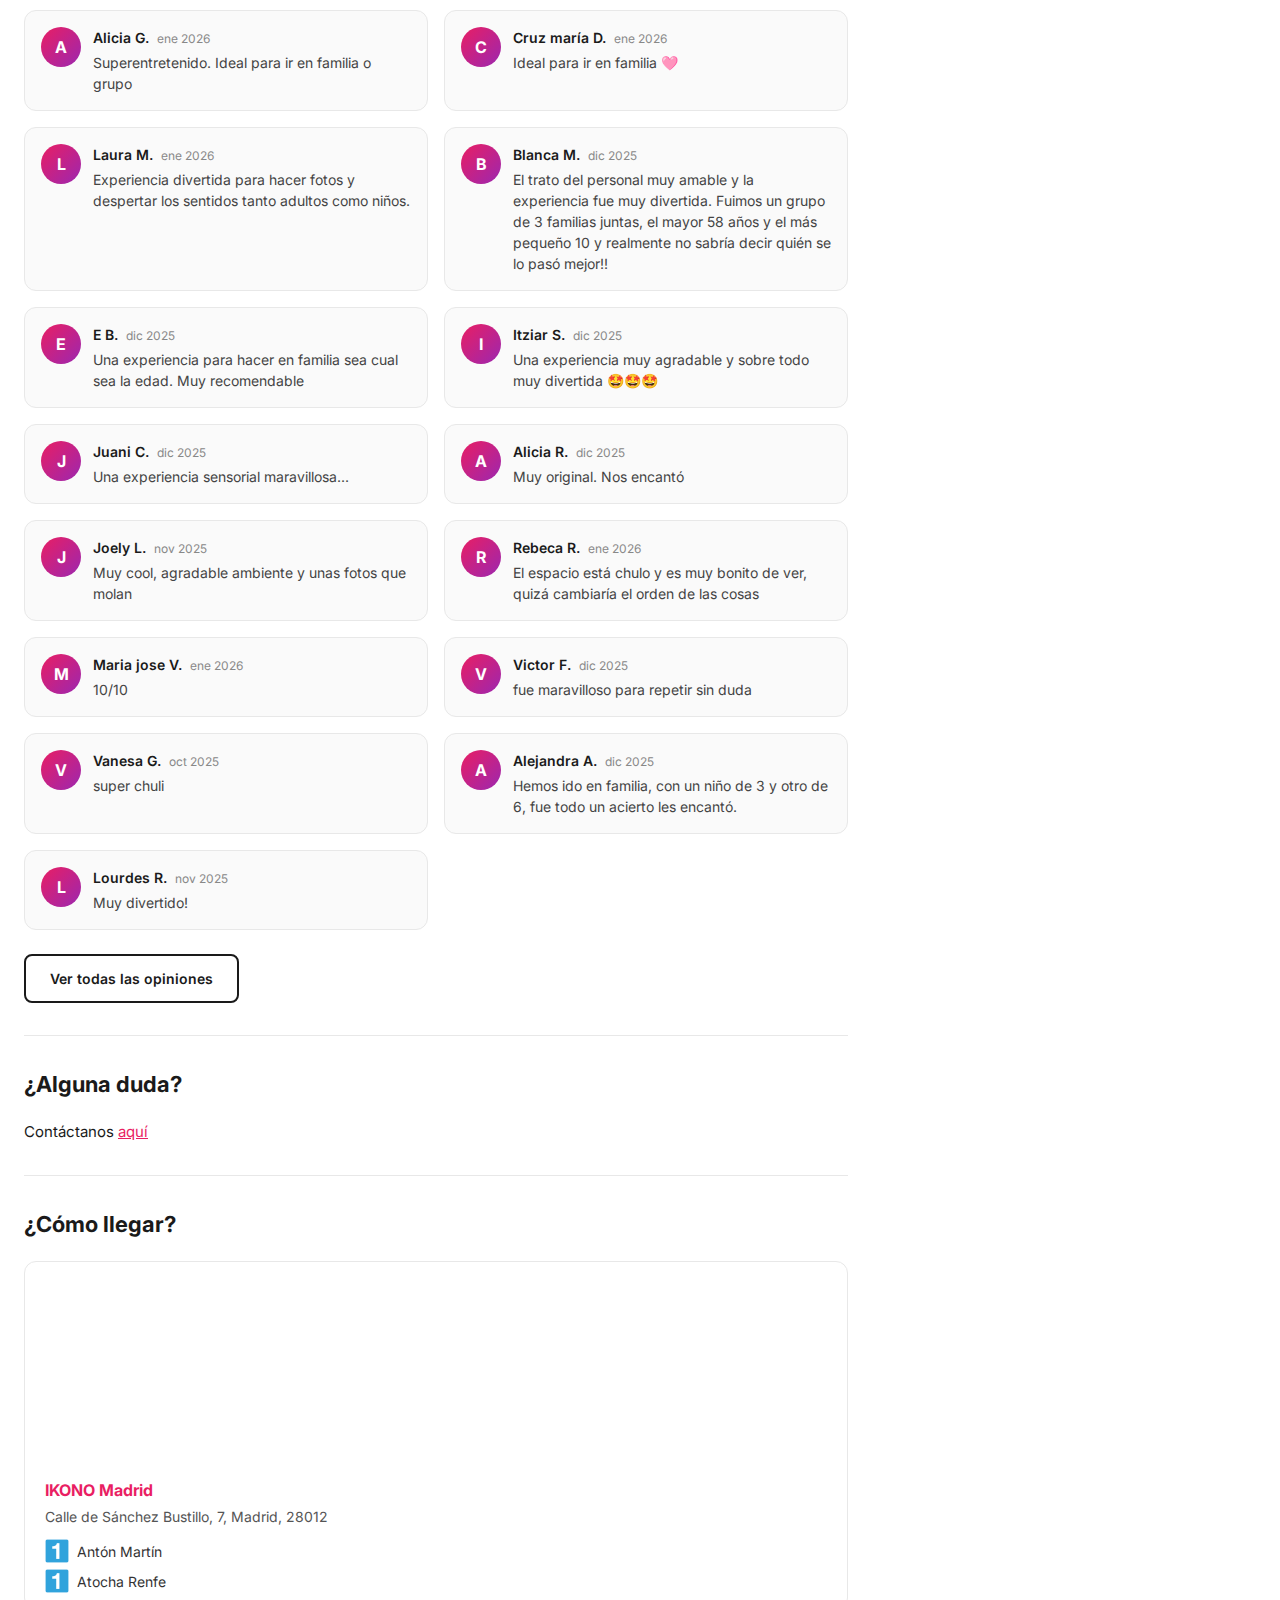
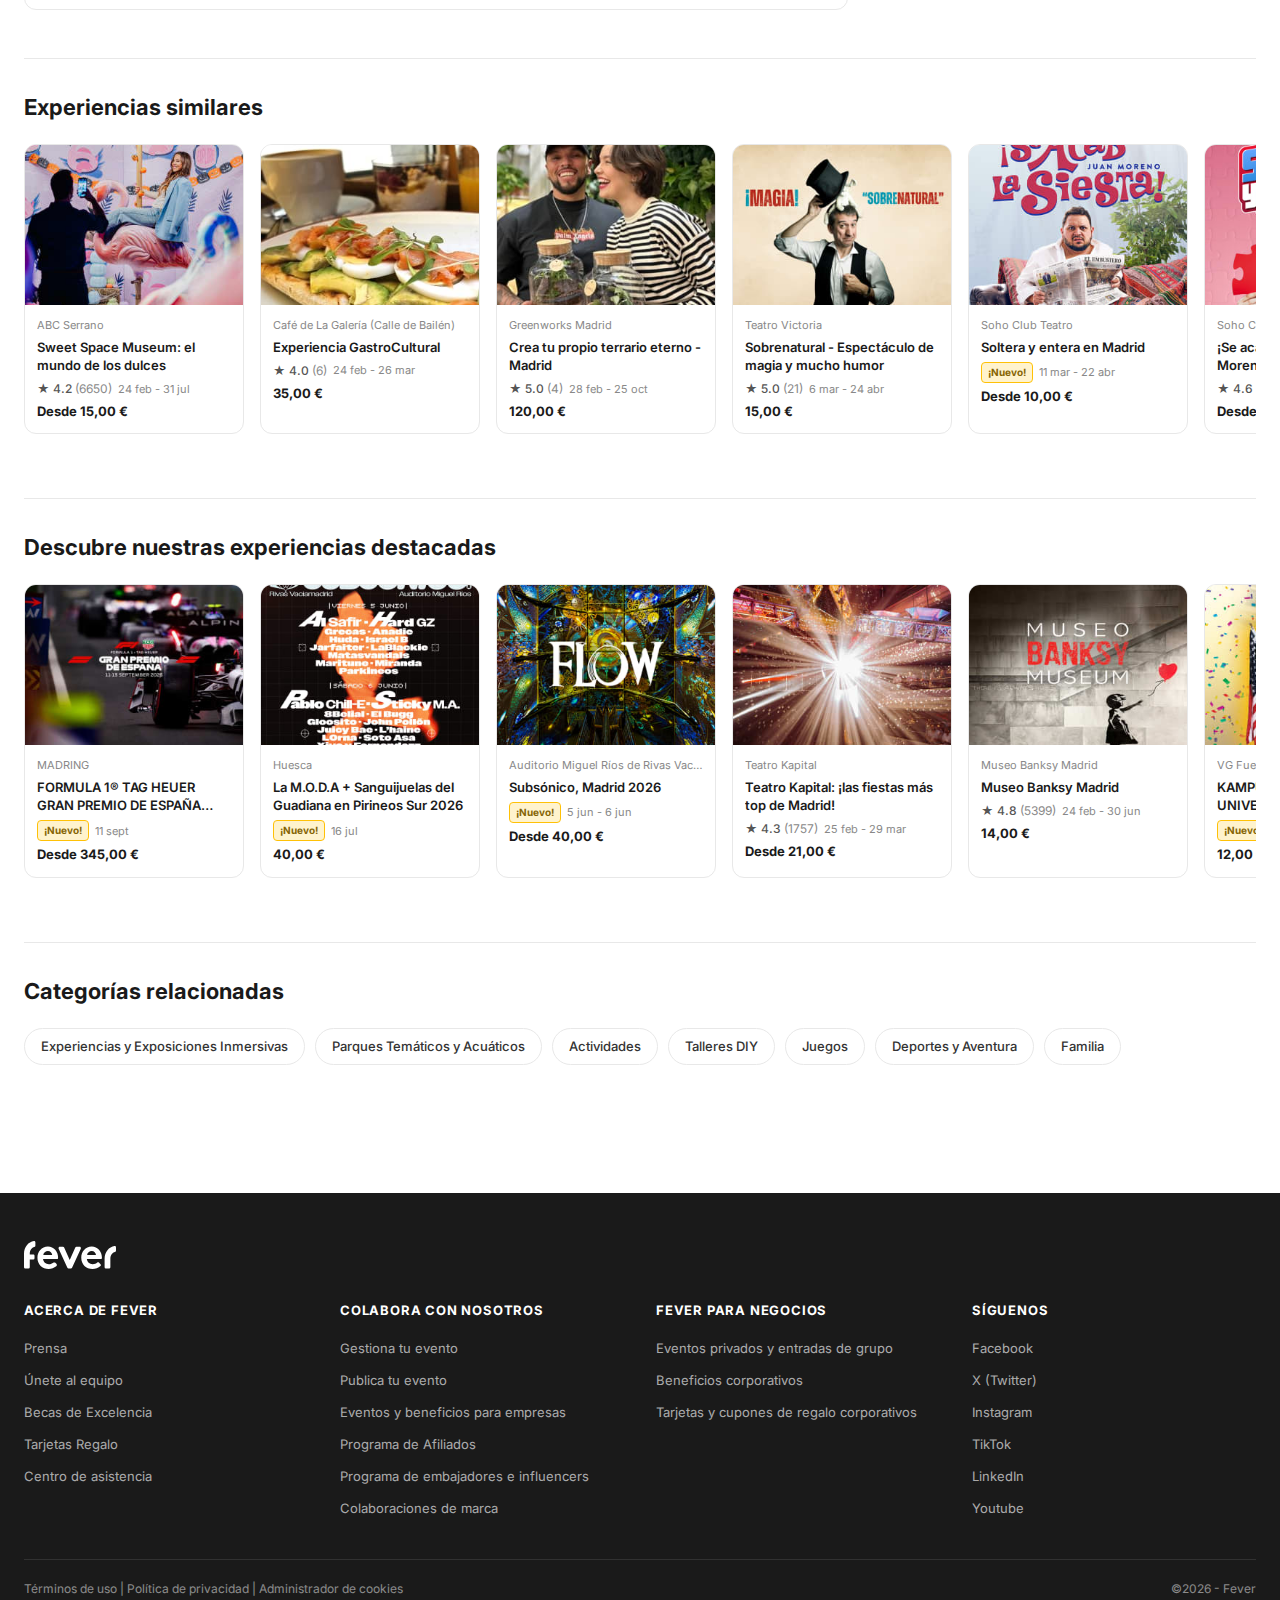
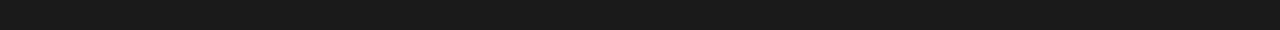
<file: IKONO-planview-version-guardada.html>
<!DOCTYPE html>
<html lang="es">
<head>
  <meta charset="UTF-8" />
  <meta name="viewport" content="width=device-width, initial-scale=1.0" />
  <title>Entradas IKONO Madrid | Fever</title>
  <link rel="stylesheet" href="assets/css/styles.css" />
  <link rel="preconnect" href="https://fonts.googleapis.com" />
  <link rel="preconnect" href="https://fonts.gstatic.com" crossorigin />
  <link href="https://fonts.googleapis.com/css2?family=Inter:wght@300;400;500;600;700&family=Montserrat:wght@400;600&display=swap" rel="stylesheet" />
</head>
<body>

  <!-- HEADER / NAV -->
  <header class="header">
    <div class="header-inner">
      <a href="#" class="header-logo">
        <img src="assets/images/logos/fever-logo-white.svg" alt="Fever" class="logo-white" />
        <img src="assets/images/logos/fever-logo-black.svg" alt="Fever" class="logo-black" />
      </a>
      <nav class="header-nav">
        <a href="#" class="nav-link">Descubre</a>
        <span class="nav-divider">|</span>
        <a href="#" class="nav-link lang-link">es</a>
        <a href="#" class="nav-link city-link">Madrid</a>
      </nav>
    </div>
  </header>

  <!-- GALLERY HERO -->
  <section class="gallery-section">
    <div class="gallery-container">
      <div class="gallery-main">
        <img src="assets/images/gallery/gallery-1.jpg" alt="IKONO Madrid" class="gallery-main-img active" id="gallery-img-0" />
        <img src="assets/images/gallery/gallery-2.jpg" alt="IKONO Madrid" class="gallery-main-img" id="gallery-img-1" />
        <img src="assets/images/gallery/gallery-3.jpg" alt="IKONO Madrid" class="gallery-main-img" id="gallery-img-2" />
        <img src="assets/images/gallery/gallery-4.jpg" alt="IKONO Madrid" class="gallery-main-img" id="gallery-img-3" />
        <img src="assets/images/gallery/gallery-5.jpg" alt="IKONO Madrid" class="gallery-main-img" id="gallery-img-4" />
        <button class="gallery-arrow gallery-arrow-left" onclick="changeGallery(-1)">&#8249;</button>
        <button class="gallery-arrow gallery-arrow-right" onclick="changeGallery(1)">&#8250;</button>
        <div class="gallery-dots">
          <span class="gallery-dot active" onclick="goToGallery(0)"></span>
          <span class="gallery-dot" onclick="goToGallery(1)"></span>
          <span class="gallery-dot" onclick="goToGallery(2)"></span>
          <span class="gallery-dot" onclick="goToGallery(3)"></span>
          <span class="gallery-dot" onclick="goToGallery(4)"></span>
        </div>
        <div class="gallery-label">Galería</div>
      </div>
      <div class="gallery-thumbs">
        <img src="assets/images/gallery/gallery-1.jpg" alt="IKONO Madrid 1" class="gallery-thumb active" onclick="goToGallery(0)" />
        <img src="assets/images/gallery/gallery-2.jpg" alt="IKONO Madrid 2" class="gallery-thumb" onclick="goToGallery(1)" />
        <img src="assets/images/gallery/gallery-3.jpg" alt="IKONO Madrid 3" class="gallery-thumb" onclick="goToGallery(2)" />
        <img src="assets/images/gallery/gallery-4.jpg" alt="IKONO Madrid 4" class="gallery-thumb" onclick="goToGallery(3)" />
        <img src="assets/images/gallery/gallery-5.jpg" alt="IKONO Madrid 5" class="gallery-thumb" onclick="goToGallery(4)" />
      </div>
    </div>
  </section>

  <!-- MAIN CONTENT -->
  <main class="main-content">
    <div class="content-grid">

      <!-- LEFT COLUMN -->
      <div class="content-left">

        <!-- Title & Rating -->
        <div class="plan-header">
          <div class="plan-rating-top">
            <span class="star-icon">★</span>
            <span class="rating-value">4.2</span>
            <span class="rating-count">(492)</span>
          </div>
          <h1 class="plan-title">IKONO Madrid</h1>
          <div class="plan-rating-row">
            <span class="star-icon">★</span>
            <span class="rating-value">4.2</span>
            <span class="rating-count">(492)</span>
          </div>
        </div>

        <hr class="divider" />

        <!-- Description -->
        <div class="pd-description">

          <!-- INTRO (sin fotos, solo texto como en fragmento-descripcion-ikono.html) -->
          <section class="pd-section pd-section--intro">
            <p>Te diremos lo que <strong>NO</strong> es IKONO:</p>
            <p>No es un museo.<br>No es una exposición.<br>Y no es un sitio de postureo.</p>
            <p>Sí, puedes hacer fotos.<br>Pero no antes de vivirlo intensamente y reírte sin filtro con los tuyos.</p>
            <p>IKONO es un lugar para perder el control.<br>
            Para dejar de pensar en el qué dirán.<br>
            Para reír como antes reías.<br>
            Para cruzar miradas cómplices.<br>
            Para olvidarte del mundo exterior, de tu feed, de los likes… aunque sea por un rato.<br>
            Aquí no interrumpes el momento para capturarlo.<br>
            <strong>Capturas el momento para inmortalizarlo.</strong></p>
          </section>

          <!-- QUÉ VAS A DISFRUTAR -->
          <section class="pd-section pd-section--enjoy">
            <h2 class="pd-section__title">Qué vas a disfrutar</h2>
            <ul class="pd-section__list">
              <li class="pd-section__item">
                <span class="pd-section__icon">📍</span>
                <span class="pd-section__text">Más de 600 m² repartidos en tres plantas en pleno centro de Madrid, junto a Atocha.</span>
              </li>
              <li class="pd-section__item">
                <span class="pd-section__icon">🎨</span>
                <span class="pd-section__text">Un recorrido por 12 espacios diferentes, cada uno con su propio universo de color y sensaciones.</span>
              </li>
              <li class="pd-section__item">
                <span class="pd-section__icon">✨</span>
                <span class="pd-section__text">Espacios diseñados para que conectes con colores, texturas y estímulos sensoriales únicos.</span>
              </li>
              <li class="pd-section__item">
                <span class="pd-section__icon">📸</span>
                <span class="pd-section__text">Escenarios donde podrás crear recuerdos junto a quien te acompañe.</span>
              </li>
            </ul>
          </section>

          <!-- EXPERIENCE GRID (4 espacios destacados) -->
          <section class="pd-section pd-section--spaces">
            <h2 class="pd-section__title">Algunas de las salas:</h2>
            <ul class="experience-grid">

              <li class="experience-grid__item">
                <figure class="experience-grid__figure">
                  <img alt="Piscina gigante de bolas IKONO" class="experience-grid__image" src="assets/images/gallery/space-piscina.png">
                  <figcaption class="experience-grid__caption">
                    <h2 class="experience-grid__title">
                      <span>🎈</span>
                      Piscina gigante de bolas
                    </h2>
                    <div class="experience-grid__description">Una piscina gigante de bolas donde saltar y jugar.</div>
                  </figcaption>
                </figure>
              </li>

              <li class="experience-grid__item">
                <figure class="experience-grid__figure">
                  <img alt="Shiny Jungle IKONO" class="experience-grid__image" src="assets/images/gallery/space-shiny-jungle.png">
                  <figcaption class="experience-grid__caption">
                    <h2 class="experience-grid__title">
                      <span>✨</span>
                      Shiny Jungle
                    </h2>
                    <div class="experience-grid__description">Sumérgete en una selva brillante de reflejos y destellos que te envuelven por completo.</div>
                  </figcaption>
                </figure>
              </li>

              <li class="experience-grid__item">
                <figure class="experience-grid__figure">
                  <img alt="Sala de confeti IKONO" class="experience-grid__image" src="assets/images/gallery/space-confeti.png">
                  <figcaption class="experience-grid__caption">
                    <h2 class="experience-grid__title">
                      <span>🎉</span>
                      Sala de confeti
                    </h2>
                    <div class="experience-grid__description">Una sala de confeti para camuflarte y disfrutar sin pensar en nada más.</div>
                  </figcaption>
                </figure>
              </li>

              <li class="experience-grid__item">
                <figure class="experience-grid__figure">
                  <img alt="Bosque de luces y colores IKONO" class="experience-grid__image" src="assets/images/gallery/space-bosque.png">
                  <figcaption class="experience-grid__caption">
                    <h2 class="experience-grid__title">
                      <span>🌳</span>
                      Bosque de luces y colores
                    </h2>
                    <div class="experience-grid__description">Un bosque de luces y colores para explorar.</div>
                  </figcaption>
                </figure>
              </li>

            </ul>
          </section>

          <!-- DESCRIPCIÓN -->
          <section class="pd-section pd-section--descripcion">
            <h2 class="pd-section__title">Descripción</h2>
            <p>Salta a una piscina gigante de bolas, corre, grita, ríete a carcajadas.<br>
            Aquí no se pide permiso para ser quien eres.<br>
            Ven con tu compi de siempre, con tu novio para salir de la rutina, con tus sobris o tus hijos para crear recuerdos reales, con los del trabajo para reír fuera del Excel, ven con quién quieras pero no dejes de vivirlo.</p>
            <p><strong>IKONO Madrid, ven a conectar para desconectar.</strong></p>
            <ul class="pd-section__list" style="margin-top: 1rem;">
              <li class="pd-section__item">
                <span class="pd-section__icon">⭐</span>
                <span class="pd-section__text"><strong>Lo que dicen de IKONO Madrid:</strong> Una experiencia destacada por nuestra comunidad <strong>[4.6/5 ⭐⭐ 10.7 mil Reseñas en Google]</strong></span>
              </li>
              <li class="pd-section__item">
                <span class="pd-section__icon">🎁</span>
                <span class="pd-section__text">¡Regala recuerdos a alguien especial! Compra una tarjeta regalo para IKONO Madrid <a href="https://feverup.com/m/501153?thm=6573" class="text-link">aquí</a></span>
              </li>
            </ul>
          </section>

          <!-- INFORMACIÓN -->
          <section class="pd-section pd-section--general-info">
            <h2 class="pd-section__title">Información</h2>
            <ul class="pd-section__list">

              <li class="pd-section__item">
                <span class="pd-section__icon">
                  <svg fill="none" height="28" viewBox="0 0 28 28" width="28" xmlns="http://www.w3.org/2000/svg">
                    <rect fill="#F2F3F3" height="28" rx="4" width="28"/>
                    <path d="M11 6.5C11 6.225 10.775 6 10.5 6C10.225 6 10 6.225 10 6.5V8H9C7.89688 8 7 8.89688 7 10V19C7 20.1031 7.89688 21 9 21H19C20.1031 21 21 20.1031 21 19V10C21 8.89688 20.1031 8 19 8H18V6.5C18 6.225 17.775 6 17.5 6C17.225 6 17 6.225 17 6.5V8H11V6.5ZM9 9H19C19.5531 9 20 9.44687 20 10V19C20 19.5531 19.5531 20 19 20H9C8.44687 20 8 19.5531 8 19V10C8 9.44687 8.44687 9 9 9ZM10 13.5C10 13.775 10.225 14 10.5 14H17.5C17.775 14 18 13.775 18 13.5C18 13.225 17.775 13 17.5 13H10.5C10.225 13 10 13.225 10 13.5ZM10.5 16C10.225 16 10 16.225 10 16.5C10 16.775 10.225 17 10.5 17H14.5C14.775 17 15 16.775 15 16.5C15 16.225 14.775 16 14.5 16H10.5Z" fill="currentColor"/>
                  </svg>
                </span>
                <span class="pd-section__text"><strong>Fecha y hora:</strong> Selecciona la fecha y hora directamente en el selector de entradas. Se recomienda llegar puntual — tendrás hasta 20 minutos desde tu hora de reserva para acceder.</span>
              </li>

              <li class="pd-section__item">
                <span class="pd-section__icon">
                  <svg fill="none" height="28" viewBox="0 0 28 28" width="28" xmlns="http://www.w3.org/2000/svg">
                    <rect fill="#F2F3F3" height="28" rx="4" width="28"/>
                    <path d="M14 6C13.725 6 13.5 6.225 13.5 6.5V9.5C13.5 9.775 13.725 10 14 10C14.275 10 14.5 9.775 14.5 9.5V7.01875C18.1312 7.275 21 10.3031 21 14C21 17.8656 17.8656 21 14 21C10.1344 21 7 17.8656 7 14C7 12.0656 7.78437 10.3187 9.05 9.05C9.24375 8.85625 9.24375 8.5375 9.05 8.34375C8.85625 8.15 8.5375 8.14687 8.34375 8.34375C6.89688 9.79062 6 11.7906 6 14C6 18.4187 9.58125 22 14 22C18.4187 22 22 18.4187 22 14C22 9.58125 18.4187 6 14 6ZM11.3531 10.6469C11.1594 10.4531 10.8406 10.4531 10.6469 10.6469C10.4531 10.8406 10.4531 11.1594 10.6469 11.3531L13.6469 14.3531C13.8406 14.5469 14.1594 14.5469 14.3531 14.3531C14.5469 14.1594 14.5469 13.8406 14.3531 13.6469L11.3531 10.6469Z" fill="currentColor"/>
                  </svg>
                </span>
                <span class="pd-section__text"><strong>Duración:</strong> 45 minutos – 1 hora. <strong>Los visitantes que lleguen con más de 20 minutos de retraso al último horario no serán admitidos.</strong></span>
              </li>

              <li class="pd-section__item">
                <span class="pd-section__icon">
                  <svg fill="none" height="28" viewBox="0 0 28 28" width="28" xmlns="http://www.w3.org/2000/svg">
                    <rect fill="#F2F3F3" height="28" rx="4" width="28"/>
                    <path d="M9 11.8938C9 9.20625 11.2219 7 14 7C16.7781 7 19 9.20625 19 11.8938C19 13.4656 18.1906 15.3125 17.0813 17.0688C16.0188 18.75 14.7688 20.2094 14 21.05C13.2312 20.2094 11.9813 18.7469 10.9188 17.0688C9.80938 15.3125 9 13.4656 9 11.8938ZM14 6C10.6875 6 8 8.6375 8 11.8938C8 15.6219 11.7562 20.0906 13.325 21.7937C13.6937 22.1937 14.3063 22.1937 14.675 21.7937C16.2438 20.0906 20 15.6219 20 11.8938C20 8.6375 17.3125 6 14 6ZM15.5 12C15.5 12.8284 14.8284 13.5 14 13.5C13.1716 13.5 12.5 12.8284 12.5 12C12.5 11.1716 13.1716 10.5 14 10.5C14.8284 10.5 15.5 11.1716 15.5 12Z" fill="currentColor"/>
                  </svg>
                </span>
                <span class="pd-section__text"><strong>Lugar:</strong> IKONO, Madrid</span>
              </li>

              <li class="pd-section__item">
                <span class="pd-section__icon">
                  <svg fill="none" height="28" viewBox="0 0 28 28" width="28" xmlns="http://www.w3.org/2000/svg">
                    <rect fill="#F2F3F3" height="28" rx="4" width="28"/>
                    <path d="M14 7C11.2386 7 9 9.23858 9 12C9 14.7614 11.2386 17 14 17C16.7614 17 19 14.7614 19 12C19 9.23858 16.7614 7 14 7ZM11 12C11 10.3431 12.3431 9 14 9C15.6569 9 17 10.3431 17 12C17 13.6569 15.6569 15 14 15C12.3431 15 11 13.6569 11 12ZM9 19C8.44772 19 8 19.4477 8 20C8 20.5523 8.44772 21 9 21H19C19.5523 21 20 20.5523 20 20C20 19.4477 19.5523 19 19 19H9Z" fill="currentColor"/>
                  </svg>
                </span>
                <span class="pd-section__text"><strong>Edad:</strong> Una experiencia pensada para adultos y niños a partir de 6 años.</span>
              </li>

              <li class="pd-section__item">
                <span class="pd-section__icon">
                  <svg fill="none" height="28" viewBox="0 0 28 28" width="28" xmlns="http://www.w3.org/2000/svg">
                    <rect fill="#F2F3F3" height="28" rx="4" width="28"/>
                    <path d="M14 7C10.134 7 7 10.134 7 14C7 17.866 10.134 21 14 21C17.866 21 21 17.866 21 14C21 10.134 17.866 7 14 7ZM14 9C16.7614 9 19 11.2386 19 14C19 16.7614 16.7614 19 14 19C11.2386 19 9 16.7614 9 14C9 11.2386 11.2386 9 14 9ZM13 11V14.4142L15.2929 16.7071L16.7071 15.2929L15 13.5858V11H13Z" fill="currentColor"/>
                  </svg>
                </span>
                <span class="pd-section__text"><strong>Accesibilidad:</strong> No se permite el acceso con carros de bebé ni sillas de ruedas ♿</span>
              </li>

              <li class="pd-section__item">
                <span class="pd-section__icon">
                  <svg fill="none" height="28" viewBox="0 0 28 28" width="28" xmlns="http://www.w3.org/2000/svg">
                    <rect fill="#F2F3F3" height="28" rx="4" width="28"/>
                    <path d="M14 7C10.134 7 7 10.134 7 14C7 17.866 10.134 21 14 21C17.866 21 21 17.866 21 14C21 10.134 17.866 7 14 7ZM14 9C16.7614 9 19 11.2386 19 14C19 16.7614 16.7614 19 14 19C11.2386 19 9 16.7614 9 14C9 11.2386 11.2386 9 14 9ZM13 11H15V15H13V11ZM13 16H15V18H13V16Z" fill="currentColor"/>
                  </svg>
                </span>
                <span class="pd-section__text">Experiencia apta para su compra con el Bono Cultural Joven del Ministerio de Cultura y Deportes. Puedes consultar las preguntas frecuentes al respecto y sus respuestas <a href="https://docs.google.com/document/d/1YTOZCVWyKEkzlFdayvBmhEpzna4N2w2R8vRmK5CjB9Y/pub" class="text-link">aquí</a></span>
              </li>

              <li class="pd-section__item">
                <span class="pd-section__icon">
                  <svg fill="none" height="28" viewBox="0 0 28 28" width="28" xmlns="http://www.w3.org/2000/svg">
                    <rect fill="#F2F3F3" height="28" rx="4" width="28"/>
                    <path d="M14 7C10.134 7 7 10.134 7 14C7 17.866 10.134 21 14 21C17.866 21 21 17.866 21 14C21 10.134 17.866 7 14 7ZM14 9C16.7614 9 19 11.2386 19 14C19 16.7614 16.7614 19 14 19C11.2386 19 9 16.7614 9 14C9 11.2386 11.2386 9 14 9ZM13 11H15V15H13V11ZM13 16H15V18H13V16Z" fill="currentColor"/>
                  </svg>
                </span>
                <span class="pd-section__text">Puedes consultar las preguntas frecuentes de esta experiencia <a href="https://docs.google.com/document/d/e/2PACX-1vRcdAS9qF6hO6-GjRP8OFO49Rea5Gxi5-jOWtVbLu2yQqICUgfoe1UplE34WTmkcCnvq_7P4DuCAuKd/pub" class="text-link">aquí</a></span>
              </li>

            </ul>
          </section>

        </div>

        <!-- Reviews -->
        <section class="reviews-section">
          <h2 class="section-title">Opiniones de usuarios</h2>
          <div class="reviews-summary">
            <span class="reviews-score">4.2 <span class="reviews-score-max">/5</span></span>
            <span class="reviews-based">basado en 492 opiniones</span>
          </div>
          <div class="reviews-stars">
            <span class="star filled">★</span>
            <span class="star filled">★</span>
            <span class="star filled">★</span>
            <span class="star filled">★</span>
            <span class="star half">★</span>
          </div>
          <div class="reviews-grid">
            <div class="review-card">
              <div class="review-avatar">A</div>
              <div class="review-content">
                <div class="review-author">Alicia G. <span class="review-date">ene 2026</span></div>
                <p class="review-text">Superentretenido. Ideal para ir en familia o grupo</p>
              </div>
            </div>
            <div class="review-card">
              <div class="review-avatar">C</div>
              <div class="review-content">
                <div class="review-author">Cruz maría D. <span class="review-date">ene 2026</span></div>
                <p class="review-text">Ideal para ir en familia 🩷</p>
              </div>
            </div>
            <div class="review-card">
              <div class="review-avatar">L</div>
              <div class="review-content">
                <div class="review-author">Laura M. <span class="review-date">ene 2026</span></div>
                <p class="review-text">Experiencia divertida para hacer fotos y despertar los sentidos tanto adultos como niños.</p>
              </div>
            </div>
            <div class="review-card">
              <div class="review-avatar">B</div>
              <div class="review-content">
                <div class="review-author">Blanca M. <span class="review-date">dic 2025</span></div>
                <p class="review-text">El trato del personal muy amable y la experiencia fue muy divertida. Fuimos un grupo de 3 familias juntas, el mayor 58 años y el más pequeño 10 y realmente no sabría decir quién se lo pasó mejor!!</p>
              </div>
            </div>
            <div class="review-card">
              <div class="review-avatar">E</div>
              <div class="review-content">
                <div class="review-author">E B. <span class="review-date">dic 2025</span></div>
                <p class="review-text">Una experiencia para hacer en familia sea cual sea la edad. Muy recomendable</p>
              </div>
            </div>
            <div class="review-card">
              <div class="review-avatar">I</div>
              <div class="review-content">
                <div class="review-author">Itziar S. <span class="review-date">dic 2025</span></div>
                <p class="review-text">Una experiencia muy agradable y sobre todo muy divertida 🤩🤩🤩</p>
              </div>
            </div>
            <div class="review-card">
              <div class="review-avatar">J</div>
              <div class="review-content">
                <div class="review-author">Juani C. <span class="review-date">dic 2025</span></div>
                <p class="review-text">Una experiencia sensorial maravillosa...</p>
              </div>
            </div>
            <div class="review-card">
              <div class="review-avatar">A</div>
              <div class="review-content">
                <div class="review-author">Alicia R. <span class="review-date">dic 2025</span></div>
                <p class="review-text">Muy original. Nos encantó</p>
              </div>
            </div>
            <div class="review-card">
              <div class="review-avatar">J</div>
              <div class="review-content">
                <div class="review-author">Joely L. <span class="review-date">nov 2025</span></div>
                <p class="review-text">Muy cool, agradable ambiente y unas fotos que molan</p>
              </div>
            </div>
            <div class="review-card">
              <div class="review-avatar">R</div>
              <div class="review-content">
                <div class="review-author">Rebeca R. <span class="review-date">ene 2026</span></div>
                <p class="review-text">El espacio está chulo y es muy bonito de ver, quizá cambiaría el orden de las cosas</p>
              </div>
            </div>
            <div class="review-card">
              <div class="review-avatar">M</div>
              <div class="review-content">
                <div class="review-author">Maria jose V. <span class="review-date">ene 2026</span></div>
                <p class="review-text">10/10</p>
              </div>
            </div>
            <div class="review-card">
              <div class="review-avatar">V</div>
              <div class="review-content">
                <div class="review-author">Victor F. <span class="review-date">dic 2025</span></div>
                <p class="review-text">fue maravilloso para repetir sin duda</p>
              </div>
            </div>
            <div class="review-card">
              <div class="review-avatar">V</div>
              <div class="review-content">
                <div class="review-author">Vanesa G. <span class="review-date">oct 2025</span></div>
                <p class="review-text">super chuli</p>
              </div>
            </div>
            <div class="review-card">
              <div class="review-avatar">A</div>
              <div class="review-content">
                <div class="review-author">Alejandra A. <span class="review-date">dic 2025</span></div>
                <p class="review-text">Hemos ido en familia, con un niño de 3 y otro de 6, fue todo un acierto les encantó.</p>
              </div>
            </div>
            <div class="review-card">
              <div class="review-avatar">L</div>
              <div class="review-content">
                <div class="review-author">Lourdes R. <span class="review-date">nov 2025</span></div>
                <p class="review-text">Muy divertido!</p>
              </div>
            </div>
          </div>
          <a href="https://feverup.com/m/465628/reviews" class="btn-see-all">Ver todas las opiniones</a>
        </section>

        <!-- Contact -->
        <section class="contact-section">
          <h2 class="section-title">¿Alguna duda?</h2>
          <p>Contáctanos <a href="https://fever.zendesk.com/hc/es?ticket_form_id=360001032452&plan_id=465628&plan_name=IKONO+Madrid&city=MAD&country=ES&showContactLink=true" class="text-link">aquí</a></p>
        </section>

        <!-- Map / Location -->
        <section class="location-section">
          <h2 class="section-title">¿Cómo llegar?</h2>
          <div class="location-card">
            <div class="location-map">
              <iframe
                src="https://www.google.com/maps/embed?pb=!1m18!1m12!1m3!1d3037.6!2d-3.6985!3d40.4128!2m3!1f0!2f0!3f0!3m2!1i1024!2i768!4f13.1!3m3!1m2!1s0xd422f4b4b4b4b4b%3A0x0!2sCalle+de+S%C3%A1nchez+Bustillo+7%2C+Madrid!5e0!3m2!1ses!2ses!4v1"
                width="100%" height="200" style="border:0;" allowfullscreen="" loading="lazy"
                referrerpolicy="no-referrer-when-downgrade"></iframe>
            </div>
            <div class="location-info">
              <a href="https://feverup.com/es/madrid/venue/ikono-madrid" class="location-name">IKONO Madrid</a>
              <p class="location-address">Calle de Sánchez Bustillo, 7, Madrid, 28012</p>
              <div class="metro-lines">
                <div class="metro-line">
                  <img src="assets/images/logos/metro-l1.png" alt="Línea 1" class="metro-icon" />
                  <span>Antón Martín</span>
                </div>
                <div class="metro-line">
                  <img src="assets/images/logos/metro-l1.png" alt="Línea 1" class="metro-icon" />
                  <span>Atocha Renfe</span>
                </div>
              </div>
            </div>
          </div>
        </section>

      </div>

      <!-- RIGHT COLUMN: Ticket Selector -->
      <aside class="content-right">
        <div class="ticket-widget sticky-widget">
          <div class="widget-header">
            <div class="widget-rating">
              <span class="star-icon">★</span>
              <span class="rating-value">4.2</span>
              <span class="rating-count">(492)</span>
            </div>
            <h2 class="widget-title">IKONO Madrid</h2>
          </div>

          <div class="widget-section-title">Selecciona fecha y sesión</div>

          <div class="ticket-types">
            <div class="ticket-type">
              <div class="ticket-type-info">
                <span class="ticket-type-name">Entrada General (+14)</span>
                <span class="ticket-type-desc">Acceso a la experiencia para 1 persona desde 14 años</span>
              </div>
              <button class="ticket-select-btn">Seleccionar</button>
            </div>
            <div class="ticket-type">
              <div class="ticket-type-info">
                <span class="ticket-type-name">Entrada Infantil (4-13)</span>
                <span class="ticket-type-desc">Acceso a la experiencia para 1 menor de 4 a 13 años</span>
              </div>
              <button class="ticket-select-btn">Seleccionar</button>
            </div>
            <div class="ticket-type">
              <div class="ticket-type-info">
                <span class="ticket-type-name">Entrada Reducida</span>
                <span class="ticket-type-desc">Acceso a la experiencia para 1 persona con discapacidad o 1 estudiante</span>
              </div>
              <button class="ticket-select-btn">Seleccionar</button>
            </div>
            <div class="ticket-type">
              <div class="ticket-type-info">
                <span class="ticket-type-name">Entrada Family Pass</span>
                <span class="ticket-type-desc">Acceso a la experiencia para 3 personas (2 adultos + 1 niño o 1 adulto + 2 niños)</span>
              </div>
              <button class="ticket-select-btn">Seleccionar</button>
            </div>
            <div class="ticket-type">
              <div class="ticket-type-info">
                <span class="ticket-type-name">Entrada Grupos (+6)</span>
                <span class="ticket-type-desc">Acceso a la experiencia para 1 persona en un grupo de más de 6 personas</span>
              </div>
              <button class="ticket-select-btn">Seleccionar</button>
            </div>
            <div class="ticket-type">
              <div class="ticket-type-info">
                <span class="ticket-type-name">Entrada bebé (0-3)</span>
                <span class="ticket-type-desc">Acceso a la experiencia para un bebé de 0 a 3 años</span>
              </div>
              <button class="ticket-select-btn">Seleccionar</button>
            </div>
          </div>

          <button class="btn-tickets">Tickets</button>
        </div>

        <!-- Location widget (right column repeat) -->
        <div class="location-widget">
          <h3 class="widget-subtitle">¿Cómo llegar?</h3>
          <a href="https://feverup.com/es/madrid/venue/ikono-madrid" class="location-name">IKONO Madrid</a>
          <p class="location-address">Calle de Sánchez Bustillo, 7, Madrid, 28012</p>
          <div class="metro-lines">
            <div class="metro-line">
              <img src="assets/images/logos/metro-l1.png" alt="Línea 1" class="metro-icon" />
              <span>Antón Martín</span>
            </div>
            <div class="metro-line">
              <img src="assets/images/logos/metro-l1.png" alt="Línea 1" class="metro-icon" />
              <span>Atocha Renfe</span>
            </div>
          </div>
        </div>
      </aside>

    </div><!-- /content-grid -->

    <!-- SIMILAR EXPERIENCES -->
    <section class="experiences-section">
      <h2 class="section-title">Experiencias similares</h2>
      <div class="experiences-scroll">
        <div class="experience-card">
          <a href="https://feverup.com/m/92796">
            <img src="assets/images/similar/similar-sweet-space.jpg" alt="Sweet Space Museum" />
            <div class="exp-info">
              <span class="exp-venue">ABC Serrano</span>
              <h3 class="exp-title">Sweet Space Museum: el mundo de los dulces</h3>
              <div class="exp-meta">
                <span class="exp-rating">★ 4.2 <span class="exp-reviews">(6650)</span></span>
                <span class="exp-dates">24 feb - 31 jul</span>
              </div>
              <span class="exp-price">Desde 15,00 €</span>
            </div>
          </a>
        </div>
        <div class="experience-card">
          <a href="https://feverup.com/m/299244">
            <img src="assets/images/similar/similar-gastrocultural.jpg" alt="Experiencia GastroCultural" />
            <div class="exp-info">
              <span class="exp-venue">Café de La Galería (Calle de Bailén)</span>
              <h3 class="exp-title">Experiencia GastroCultural</h3>
              <div class="exp-meta">
                <span class="exp-rating">★ 4.0 <span class="exp-reviews">(6)</span></span>
                <span class="exp-dates">24 feb - 26 mar</span>
              </div>
              <span class="exp-price">35,00 €</span>
            </div>
          </a>
        </div>
        <div class="experience-card">
          <a href="https://feverup.com/m/258017">
            <img src="assets/images/similar/similar-terrario.jpg" alt="Terrario eterno" />
            <div class="exp-info">
              <span class="exp-venue">Greenworks Madrid</span>
              <h3 class="exp-title">Crea tu propio terrario eterno - Madrid</h3>
              <div class="exp-meta">
                <span class="exp-rating">★ 5.0 <span class="exp-reviews">(4)</span></span>
                <span class="exp-dates">28 feb - 25 oct</span>
              </div>
              <span class="exp-price">120,00 €</span>
            </div>
          </a>
        </div>
        <div class="experience-card">
          <a href="https://feverup.com/m/352596">
            <img src="assets/images/similar/similar-sobrenatural.jpg" alt="Sobrenatural" />
            <div class="exp-info">
              <span class="exp-venue">Teatro Victoria</span>
              <h3 class="exp-title">Sobrenatural - Espectáculo de magia y mucho humor</h3>
              <div class="exp-meta">
                <span class="exp-rating">★ 5.0 <span class="exp-reviews">(21)</span></span>
                <span class="exp-dates">6 mar - 24 abr</span>
              </div>
              <span class="exp-price">15,00 €</span>
            </div>
          </a>
        </div>
        <div class="experience-card">
          <a href="https://feverup.com/m/500299">
            <img src="assets/images/similar/similar-soltera.jpg" alt="Soltera y entera" />
            <div class="exp-info">
              <span class="exp-venue">Soho Club Teatro</span>
              <h3 class="exp-title">Soltera y entera en Madrid</h3>
              <div class="exp-meta">
                <span class="exp-badge">¡Nuevo!</span>
                <span class="exp-dates">11 mar - 22 abr</span>
              </div>
              <span class="exp-price">Desde 10,00 €</span>
            </div>
          </a>
        </div>
        <div class="experience-card">
          <a href="https://feverup.com/m/286513">
            <img src="assets/images/similar/similar-siesta.jpg" alt="Se acabó la Siesta" />
            <div class="exp-info">
              <span class="exp-venue">Soho Club Teatro</span>
              <h3 class="exp-title">¡Se acabó la Siesta! con Juan Moreno en Madrid</h3>
              <div class="exp-meta">
                <span class="exp-rating">★ 4.6 <span class="exp-reviews">(31)</span></span>
                <span class="exp-dates">24 feb - 21 abr</span>
              </div>
              <span class="exp-price">Desde 9,90 €</span>
            </div>
          </a>
        </div>
        <div class="experience-card">
          <a href="https://feverup.com/m/109371">
            <img src="assets/images/similar/similar-parque.jpg" alt="Parque de Atracciones" />
            <div class="exp-info">
              <span class="exp-venue">Parque de Atracciones de Madrid</span>
              <h3 class="exp-title">Parque de Atracciones de Madrid</h3>
              <div class="exp-meta">
                <span class="exp-rating">★ 4.6 <span class="exp-reviews">(879)</span></span>
                <span class="exp-dates">28 feb - 17 may</span>
              </div>
              <span class="exp-price">Desde 23,91 €</span>
            </div>
          </a>
        </div>
        <div class="experience-card">
          <a href="https://feverup.com/m/184320">
            <img src="assets/images/similar/similar-magia.jpg" alt="Magia humor" />
            <div class="exp-info">
              <span class="exp-venue">Sala Houdini</span>
              <h3 class="exp-title">Magia, humor y lo que surja</h3>
              <div class="exp-meta">
                <span class="exp-rating">★ 4.8 <span class="exp-reviews">(35)</span></span>
                <span class="exp-dates">7 mar - 27 jun</span>
              </div>
              <span class="exp-price">18,00 €</span>
            </div>
          </a>
        </div>
        <div class="experience-card">
          <a href="https://feverup.com/m/70448">
            <img src="assets/images/similar/similar-impro-cafe.jpg" alt="Impro Café Show" />
            <div class="exp-info">
              <span class="exp-venue">La Escalera de Jacob de Lavapiés</span>
              <h3 class="exp-title">Impro Café Show en La Escalera de Jacob</h3>
              <div class="exp-meta">
                <span class="exp-rating">★ 4.8 <span class="exp-reviews">(106)</span></span>
                <span class="exp-dates">26 feb - 26 mar</span>
              </div>
              <span class="exp-price">12,00 €</span>
            </div>
          </a>
        </div>
        <div class="experience-card">
          <a href="https://feverup.com/m/142769">
            <img src="assets/images/similar/similar-cocina-impro.jpg" alt="Cocina de la impro" />
            <div class="exp-info">
              <span class="exp-venue">La Escalera de Jacob de Lavapiés</span>
              <h3 class="exp-title">La Cocina de la impro en La Escalera de Jacob</h3>
              <div class="exp-meta">
                <span class="exp-rating">★ 4.7 <span class="exp-reviews">(13)</span></span>
                <span class="exp-dates">1 mar - 29 mar</span>
              </div>
              <span class="exp-price">6,00 €</span>
            </div>
          </a>
        </div>
      </div>
    </section>

    <!-- FEATURED EXPERIENCES -->
    <section class="experiences-section">
      <h2 class="section-title">Descubre nuestras experiencias destacadas</h2>
      <div class="experiences-scroll">
        <div class="experience-card">
          <a href="https://feverup.com/m/432252">
            <img src="assets/images/featured/featured-f1.jpg" alt="Formula 1" />
            <div class="exp-info">
              <span class="exp-venue">MADRING</span>
              <h3 class="exp-title">FORMULA 1® TAG HEUER GRAN PREMIO DE ESPAÑA 2026</h3>
              <div class="exp-meta">
                <span class="exp-badge">¡Nuevo!</span>
                <span class="exp-dates">11 sept</span>
              </div>
              <span class="exp-price">Desde 345,00 €</span>
            </div>
          </a>
        </div>
        <div class="experience-card">
          <a href="https://feverup.com/m/519665">
            <img src="assets/images/featured/featured-moda.jpg" alt="La M.O.D.A" />
            <div class="exp-info">
              <span class="exp-venue">Huesca</span>
              <h3 class="exp-title">La M.O.D.A + Sanguijuelas del Guadiana en Pirineos Sur 2026</h3>
              <div class="exp-meta">
                <span class="exp-badge">¡Nuevo!</span>
                <span class="exp-dates">16 jul</span>
              </div>
              <span class="exp-price">40,00 €</span>
            </div>
          </a>
        </div>
        <div class="experience-card">
          <a href="https://feverup.com/m/555770">
            <img src="assets/images/featured/featured-sonico.jpg" alt="Subsónico" />
            <div class="exp-info">
              <span class="exp-venue">Auditorio Miguel Ríos de Rivas Vaciamadrid</span>
              <h3 class="exp-title">Subsónico, Madrid 2026</h3>
              <div class="exp-meta">
                <span class="exp-badge">¡Nuevo!</span>
                <span class="exp-dates">5 jun - 6 jun</span>
              </div>
              <span class="exp-price">Desde 40,00 €</span>
            </div>
          </a>
        </div>
        <div class="experience-card">
          <a href="https://feverup.com/m/121772">
            <img src="assets/images/featured/featured-kapital.jpg" alt="Teatro Kapital" />
            <div class="exp-info">
              <span class="exp-venue">Teatro Kapital</span>
              <h3 class="exp-title">Teatro Kapital: ¡las fiestas más top de Madrid!</h3>
              <div class="exp-meta">
                <span class="exp-rating">★ 4.3 <span class="exp-reviews">(1757)</span></span>
                <span class="exp-dates">25 feb - 29 mar</span>
              </div>
              <span class="exp-price">Desde 21,00 €</span>
            </div>
          </a>
        </div>
        <div class="experience-card">
          <a href="https://feverup.com/m/274138">
            <img src="assets/images/featured/featured-banksy.jpg" alt="Museo Banksy" />
            <div class="exp-info">
              <span class="exp-venue">Museo Banksy Madrid</span>
              <h3 class="exp-title">Museo Banksy Madrid</h3>
              <div class="exp-meta">
                <span class="exp-rating">★ 4.8 <span class="exp-reviews">(5399)</span></span>
                <span class="exp-dates">24 feb - 30 jun</span>
              </div>
              <span class="exp-price">14,00 €</span>
            </div>
          </a>
        </div>
        <div class="experience-card">
          <a href="https://feverup.com/m/576009">
            <img src="assets/images/featured/featured-kampus.jpg" alt="KAMPUS Festival" />
            <div class="exp-info">
              <span class="exp-venue">VG Fuenlabrada</span>
              <h3 class="exp-title">KAMPUS FESTIVAL UNIVERSITARIO en VG</h3>
              <div class="exp-meta">
                <span class="exp-badge">¡Nuevo!</span>
                <span class="exp-dates">7 mar</span>
              </div>
              <span class="exp-price">12,00 €</span>
            </div>
          </a>
        </div>
        <div class="experience-card">
          <a href="https://feverup.com/m/502082">
            <img src="assets/images/featured/featured-flow.jpg" alt="Flow Inmersiva" />
            <div class="exp-info">
              <span class="exp-venue">Comunidad Evangélica de Habla Alemana</span>
              <h3 class="exp-title">Flow: Una nueva experiencia inmersiva en Madrid</h3>
              <div class="exp-meta">
                <span class="exp-rating">★ 4.0 <span class="exp-reviews">(926)</span></span>
                <span class="exp-dates">25 feb - 29 mar</span>
              </div>
              <span class="exp-price">Desde 10,90 €</span>
            </div>
          </a>
        </div>
        <div class="experience-card">
          <a href="https://feverup.com/m/532196">
            <img src="assets/images/featured/featured-adrian.jpg" alt="Adrián Mills FABRIK" />
            <div class="exp-info">
              <span class="exp-venue">Fabrik</span>
              <h3 class="exp-title">Adrián Mills all night long en FABRIK</h3>
              <div class="exp-meta">
                <span class="exp-badge">¡Nuevo!</span>
                <span class="exp-dates">7 mar</span>
              </div>
              <span class="exp-price">Desde 35,00 €</span>
            </div>
          </a>
        </div>
        <div class="experience-card">
          <a href="https://feverup.com/m/429319">
            <img src="assets/images/featured/featured-machu.jpg" alt="Machu Picchu" />
            <div class="exp-info">
              <span class="exp-venue">Fever Hub Madrid | Experiencias Inmersivas</span>
              <h3 class="exp-title">Machu Picchu: Viaje a la Ciudad Perdida</h3>
              <div class="exp-meta">
                <span class="exp-rating">★ 4.3 <span class="exp-reviews">(3059)</span></span>
                <span class="exp-dates">25 feb - 30 abr</span>
              </div>
              <span class="exp-price">Desde 18,00 €</span>
            </div>
          </a>
        </div>
        <div class="experience-card">
          <a href="https://feverup.com/m/472009">
            <img src="assets/images/featured/featured-polar.jpg" alt="Polar Sound" />
            <div class="exp-info">
              <span class="exp-venue">Barcelona</span>
              <h3 class="exp-title">Abonos Polar Sound Occident Festival 2026</h3>
              <div class="exp-meta">
                <span class="exp-badge">¡Nuevo!</span>
                <span class="exp-dates">13 mar - 14 mar</span>
              </div>
              <span class="exp-price">Desde 9,00 €</span>
            </div>
          </a>
        </div>
        <div class="experience-card">
          <a href="https://feverup.com/m/523688">
            <img src="assets/images/featured/featured-oklou.jpg" alt="OKLOU" />
            <div class="exp-info">
              <span class="exp-venue">Sala La Riviera</span>
              <h3 class="exp-title">OKLOU en La Riviera, Madrid 2026</h3>
              <div class="exp-meta">
                <span class="exp-badge">¡Nuevo!</span>
                <span class="exp-dates">10 jun</span>
              </div>
              <span class="exp-price">26,00 €</span>
            </div>
          </a>
        </div>
        <div class="experience-card">
          <a href="https://feverup.com/m/141988">
            <img src="assets/images/featured/featured-palacio.jpg" alt="Palacio Real" />
            <div class="exp-info">
              <span class="exp-venue">Palacio Real de Madrid</span>
              <h3 class="exp-title">Palacio Real de Madrid</h3>
              <div class="exp-meta">
                <span class="exp-rating">★ 4.5 <span class="exp-reviews">(17348)</span></span>
                <span class="exp-dates">25 feb - 24 may</span>
              </div>
              <span class="exp-price">Desde 12,00 €</span>
            </div>
          </a>
        </div>
        <div class="experience-card">
          <a href="https://feverup.com/m/478360">
            <img src="assets/images/featured/featured-avatar.jpg" alt="Avatar The Experience" />
            <div class="exp-info">
              <span class="exp-venue">Espacio Delicias</span>
              <h3 class="exp-title">Avatar: The Experience</h3>
              <div class="exp-meta">
                <span class="exp-badge">¡Nuevo!</span>
                <span class="exp-dates">25 feb - 29 mar</span>
              </div>
              <span class="exp-price">Desde 14,50 €</span>
            </div>
          </a>
        </div>
        <div class="experience-card">
          <a href="https://feverup.com/m/142742">
            <img src="assets/images/featured/featured-descalzas.jpg" alt="Descalzas Reales" />
            <div class="exp-info">
              <span class="exp-venue">Monasterio de las Descalzas Reales</span>
              <h3 class="exp-title">Monasterio de las Descalzas Reales</h3>
              <div class="exp-meta">
                <span class="exp-rating">★ 4.3 <span class="exp-reviews">(2614)</span></span>
                <span class="exp-dates">26 feb - 17 may</span>
              </div>
              <span class="exp-price">9,00 €</span>
            </div>
          </a>
        </div>
        <div class="experience-card">
          <a href="https://feverup.com/m/568983">
            <img src="assets/images/featured/featured-rugby.jpg" alt="Rugby Europe Championship" />
            <div class="exp-info">
              <span class="exp-venue">Estadio Nacional Complutense</span>
              <h3 class="exp-title">Rugby Europe Championship Madrid Finals</h3>
              <div class="exp-meta">
                <span class="exp-badge">¡Nuevo!</span>
                <span class="exp-dates">15 mar</span>
              </div>
              <span class="exp-price">Desde 5,00 €</span>
            </div>
          </a>
        </div>
      </div>
    </section>

    <!-- RELATED CATEGORIES -->
    <section class="categories-section">
      <h2 class="section-title">Categorías relacionadas</h2>
      <div class="categories-list">
        <a href="#" class="category-tag">Experiencias y Exposiciones Inmersivas</a>
        <a href="#" class="category-tag">Parques Temáticos y Acuáticos</a>
        <a href="#" class="category-tag">Actividades</a>
        <a href="#" class="category-tag">Talleres DIY</a>
        <a href="#" class="category-tag">Juegos</a>
        <a href="#" class="category-tag">Deportes y Aventura</a>
        <a href="#" class="category-tag">Familia</a>
      </div>
    </section>

  </main>

  <!-- FOOTER -->
  <footer class="footer">
    <div class="footer-inner">
      <div class="footer-logo">
        <img src="assets/images/logos/fever-logo-white.svg" alt="Fever" />
      </div>
      <div class="footer-columns">
        <div class="footer-col">
          <h4>Acerca de Fever</h4>
          <ul>
            <li><a href="#">Prensa</a></li>
            <li><a href="#">Únete al equipo</a></li>
            <li><a href="#">Becas de Excelencia</a></li>
            <li><a href="#">Tarjetas Regalo</a></li>
            <li><a href="#">Centro de asistencia</a></li>
          </ul>
        </div>
        <div class="footer-col">
          <h4>Colabora con nosotros</h4>
          <ul>
            <li><a href="#">Gestiona tu evento</a></li>
            <li><a href="#">Publica tu evento</a></li>
            <li><a href="#">Eventos y beneficios para empresas</a></li>
            <li><a href="#">Programa de Afiliados</a></li>
            <li><a href="#">Programa de embajadores e influencers</a></li>
            <li><a href="#">Colaboraciones de marca</a></li>
          </ul>
        </div>
        <div class="footer-col">
          <h4>Fever para negocios</h4>
          <ul>
            <li><a href="#">Eventos privados y entradas de grupo</a></li>
            <li><a href="#">Beneficios corporativos</a></li>
            <li><a href="#">Tarjetas y cupones de regalo corporativos</a></li>
          </ul>
        </div>
        <div class="footer-col">
          <h4>Síguenos</h4>
          <ul>
            <li><a href="#">Facebook</a></li>
            <li><a href="#">X (Twitter)</a></li>
            <li><a href="#">Instagram</a></li>
            <li><a href="#">TikTok</a></li>
            <li><a href="#">LinkedIn</a></li>
            <li><a href="#">Youtube</a></li>
          </ul>
        </div>
      </div>
      <div class="footer-bottom">
        <span><a href="#">Términos de uso</a> | <a href="#">Política de privacidad</a> | <a href="#">Administrador de cookies</a></span>
        <span>©2026 - Fever</span>
      </div>
    </div>
  </footer>

  <script src="assets/js/gallery.js"></script>
</body>
</html>
</file>
<file: assets/css/styles.css>
/* ===== RESET & BASE ===== */
*, *::before, *::after {
  box-sizing: border-box;
  margin: 0;
  padding: 0;
}

html {
  font-size: 16px;
  scroll-behavior: smooth;
}

body {
  font-family: 'Inter', -apple-system, BlinkMacSystemFont, 'Segoe UI', sans-serif;
  color: #1a1a1a;
  background: #fff;
  line-height: 1.5;
}

a {
  color: inherit;
  text-decoration: none;
}

img {
  display: block;
  max-width: 100%;
}

ul {
  list-style: none;
}

/* ===== HEADER ===== */
.header {
  position: sticky;
  top: 0;
  z-index: 100;
  background: #1a1a1a;
  padding: 0 24px;
  height: 60px;
  display: flex;
  align-items: center;
}

.header-inner {
  max-width: 1280px;
  margin: 0 auto;
  width: 100%;
  display: flex;
  align-items: center;
  justify-content: space-between;
}

.header-logo img {
  height: 28px;
}

.logo-black {
  display: none;
}

.header-nav {
  display: flex;
  align-items: center;
  gap: 16px;
}

.nav-link {
  color: #fff;
  font-size: 14px;
  font-weight: 500;
  opacity: 0.85;
  transition: opacity 0.2s;
}

.nav-link:hover {
  opacity: 1;
}

.nav-divider {
  color: rgba(255,255,255,0.3);
}

/* ===== GALLERY ===== */
.gallery-section {
  background: #000;
  max-height: 520px;
  overflow: hidden;
}

.gallery-container {
  max-width: 1280px;
  margin: 0 auto;
  display: flex;
  gap: 4px;
  height: 520px;
}

.gallery-main {
  position: relative;
  flex: 1;
  overflow: hidden;
  background: #111;
}

.gallery-main-img {
  position: absolute;
  top: 0; left: 0;
  width: 100%;
  height: 100%;
  object-fit: cover;
  opacity: 0;
  transition: opacity 0.5s ease;
}

.gallery-main-img.active {
  opacity: 1;
}

.gallery-arrow {
  position: absolute;
  top: 50%;
  transform: translateY(-50%);
  background: rgba(255,255,255,0.9);
  border: none;
  width: 40px;
  height: 40px;
  border-radius: 50%;
  font-size: 22px;
  cursor: pointer;
  display: flex;
  align-items: center;
  justify-content: center;
  z-index: 10;
  transition: background 0.2s;
  line-height: 1;
}

.gallery-arrow:hover {
  background: #fff;
}

.gallery-arrow-left {
  left: 16px;
}

.gallery-arrow-right {
  right: 16px;
}

.gallery-dots {
  position: absolute;
  bottom: 16px;
  left: 50%;
  transform: translateX(-50%);
  display: flex;
  gap: 6px;
  z-index: 10;
}

.gallery-dot {
  width: 8px;
  height: 8px;
  border-radius: 50%;
  background: rgba(255,255,255,0.5);
  cursor: pointer;
  transition: background 0.2s;
}

.gallery-dot.active {
  background: #fff;
}

.gallery-label {
  position: absolute;
  top: 16px;
  left: 16px;
  background: rgba(0,0,0,0.5);
  color: #fff;
  font-size: 12px;
  font-weight: 600;
  padding: 4px 10px;
  border-radius: 4px;
  letter-spacing: 0.5px;
  z-index: 10;
}

.gallery-thumbs {
  display: flex;
  flex-direction: column;
  gap: 4px;
  width: 160px;
  flex-shrink: 0;
}

.gallery-thumb {
  flex: 1;
  width: 160px;
  object-fit: cover;
  cursor: pointer;
  opacity: 0.65;
  transition: opacity 0.2s;
}

.gallery-thumb:hover,
.gallery-thumb.active {
  opacity: 1;
}

/* ===== MAIN CONTENT ===== */
.main-content {
  max-width: 1280px;
  margin: 0 auto;
  padding: 32px 24px 64px;
}

.content-grid {
  display: grid;
  grid-template-columns: 1fr 360px;
  gap: 48px;
  align-items: start;
}

/* ===== PLAN HEADER ===== */
.plan-header {
  margin-bottom: 16px;
}

.plan-rating-top {
  display: flex;
  align-items: center;
  gap: 4px;
  margin-bottom: 8px;
}

.star-icon {
  color: #f5a623;
  font-size: 16px;
}

.rating-value {
  font-weight: 700;
  font-size: 15px;
}

.rating-count {
  color: #666;
  font-size: 14px;
}

.plan-title {
  font-size: 32px;
  font-weight: 700;
  line-height: 1.2;
  margin-bottom: 8px;
}

.plan-rating-row {
  display: flex;
  align-items: center;
  gap: 4px;
}

.divider {
  border: none;
  border-top: 1px solid #e8e8e8;
  margin: 20px 0;
}

/* ===== DESCRIPTION ===== */
.plan-description {
  font-size: 15px;
  line-height: 1.7;
  color: #333;
}

.plan-description p {
  margin-bottom: 14px;
}

.description-list {
  margin: 8px 0 14px 0;
  padding-left: 0;
}

.description-list li {
  padding: 4px 0;
  border-bottom: none;
  font-size: 15px;
  line-height: 1.6;
}

.text-link {
  color: #e91e63;
  text-decoration: underline;
}

.text-link:hover {
  color: #c2185b;
}

/* ===== SECTION TITLES ===== */
.section-title {
  font-size: 22px;
  font-weight: 700;
  margin-bottom: 20px;
  color: #1a1a1a;
}

/* ===== REVIEWS ===== */
.reviews-section {
  margin-top: 40px;
  padding-top: 32px;
  border-top: 1px solid #e8e8e8;
}

.reviews-summary {
  display: flex;
  align-items: baseline;
  gap: 8px;
  margin-bottom: 8px;
}

.reviews-score {
  font-size: 36px;
  font-weight: 700;
}

.reviews-score-max {
  font-size: 20px;
  font-weight: 400;
  color: #666;
}

.reviews-based {
  font-size: 14px;
  color: #666;
}

.reviews-stars {
  display: flex;
  gap: 2px;
  margin-bottom: 24px;
}

.star {
  font-size: 20px;
  color: #ddd;
}

.star.filled {
  color: #f5a623;
}

.star.half {
  color: #f5a623;
  opacity: 0.5;
}

.reviews-grid {
  display: grid;
  grid-template-columns: 1fr 1fr;
  gap: 16px;
  margin-bottom: 24px;
}

.review-card {
  display: flex;
  gap: 12px;
  padding: 16px;
  border: 1px solid #e8e8e8;
  border-radius: 12px;
  background: #fafafa;
}

.review-avatar {
  width: 40px;
  height: 40px;
  border-radius: 50%;
  background: linear-gradient(135deg, #e91e63, #9c27b0);
  color: #fff;
  font-weight: 700;
  font-size: 16px;
  display: flex;
  align-items: center;
  justify-content: center;
  flex-shrink: 0;
}

.review-content {
  flex: 1;
  min-width: 0;
}

.review-author {
  font-weight: 600;
  font-size: 14px;
  margin-bottom: 4px;
}

.review-date {
  font-weight: 400;
  color: #888;
  font-size: 12px;
  margin-left: 4px;
}

.review-text {
  font-size: 14px;
  color: #444;
  line-height: 1.5;
}

.btn-see-all {
  display: inline-block;
  padding: 12px 24px;
  border: 2px solid #1a1a1a;
  border-radius: 8px;
  font-size: 14px;
  font-weight: 600;
  color: #1a1a1a;
  transition: all 0.2s;
}

.btn-see-all:hover {
  background: #1a1a1a;
  color: #fff;
}

/* ===== CONTACT ===== */
.contact-section {
  margin-top: 32px;
  padding-top: 32px;
  border-top: 1px solid #e8e8e8;
  font-size: 15px;
}

/* ===== LOCATION ===== */
.location-section {
  margin-top: 32px;
  padding-top: 32px;
  border-top: 1px solid #e8e8e8;
}

.location-card {
  border: 1px solid #e8e8e8;
  border-radius: 12px;
  overflow: hidden;
}

.location-map {
  width: 100%;
}

.location-map iframe {
  display: block;
}

.location-info {
  padding: 16px 20px;
}

.location-name {
  font-weight: 700;
  font-size: 16px;
  color: #e91e63;
  display: block;
  margin-bottom: 4px;
}

.location-name:hover {
  text-decoration: underline;
}

.location-address {
  font-size: 14px;
  color: #555;
  margin-bottom: 12px;
}

.metro-lines {
  display: flex;
  flex-direction: column;
  gap: 6px;
}

.metro-line {
  display: flex;
  align-items: center;
  gap: 8px;
  font-size: 14px;
  color: #333;
}

.metro-icon {
  width: 24px;
  height: 24px;
  object-fit: contain;
}

/* ===== TICKET WIDGET ===== */
.content-right {
  display: flex;
  flex-direction: column;
  gap: 24px;
}

.sticky-widget {
  position: sticky;
  top: 80px;
}

.ticket-widget {
  border: 1px solid #e8e8e8;
  border-radius: 16px;
  padding: 24px;
  box-shadow: 0 4px 24px rgba(0,0,0,0.08);
}

.widget-header {
  margin-bottom: 16px;
}

.widget-rating {
  display: flex;
  align-items: center;
  gap: 4px;
  margin-bottom: 6px;
}

.widget-title {
  font-size: 20px;
  font-weight: 700;
}

.widget-section-title {
  font-size: 16px;
  font-weight: 600;
  margin-bottom: 16px;
  color: #1a1a1a;
}

.ticket-types {
  display: flex;
  flex-direction: column;
  gap: 0;
  margin-bottom: 20px;
  border: 1px solid #e8e8e8;
  border-radius: 12px;
  overflow: hidden;
}

.ticket-type {
  display: flex;
  align-items: center;
  justify-content: space-between;
  padding: 14px 16px;
  border-bottom: 1px solid #f0f0f0;
  gap: 12px;
  transition: background 0.15s;
}

.ticket-type:last-child {
  border-bottom: none;
}

.ticket-type:hover {
  background: #fafafa;
}

.ticket-type-info {
  display: flex;
  flex-direction: column;
  gap: 2px;
  flex: 1;
  min-width: 0;
}

.ticket-type-name {
  font-weight: 600;
  font-size: 14px;
}

.ticket-type-desc {
  font-size: 12px;
  color: #777;
  line-height: 1.4;
}

.ticket-select-btn {
  background: transparent;
  border: 1.5px solid #1a1a1a;
  border-radius: 6px;
  padding: 6px 12px;
  font-size: 12px;
  font-weight: 600;
  cursor: pointer;
  white-space: nowrap;
  transition: all 0.2s;
  flex-shrink: 0;
}

.ticket-select-btn:hover {
  background: #1a1a1a;
  color: #fff;
}

.btn-tickets {
  width: 100%;
  background: #e91e63;
  color: #fff;
  border: none;
  border-radius: 10px;
  padding: 16px;
  font-size: 16px;
  font-weight: 700;
  cursor: pointer;
  transition: background 0.2s;
  letter-spacing: 0.3px;
}

.btn-tickets:hover {
  background: #c2185b;
}

/* ===== LOCATION WIDGET ===== */
.location-widget {
  border: 1px solid #e8e8e8;
  border-radius: 16px;
  padding: 20px;
}

.widget-subtitle {
  font-size: 16px;
  font-weight: 700;
  margin-bottom: 12px;
}

/* ===== EXPERIENCES SECTIONS ===== */
.experiences-section {
  margin-top: 48px;
  padding-top: 32px;
  border-top: 1px solid #e8e8e8;
}

.experiences-scroll {
  display: flex;
  gap: 16px;
  overflow-x: auto;
  padding-bottom: 16px;
  scroll-snap-type: x mandatory;
  -webkit-overflow-scrolling: touch;
}

.experiences-scroll::-webkit-scrollbar {
  height: 4px;
}

.experiences-scroll::-webkit-scrollbar-track {
  background: #f0f0f0;
  border-radius: 2px;
}

.experiences-scroll::-webkit-scrollbar-thumb {
  background: #ccc;
  border-radius: 2px;
}

.experience-card {
  flex-shrink: 0;
  width: 220px;
  border-radius: 12px;
  overflow: hidden;
  border: 1px solid #e8e8e8;
  scroll-snap-align: start;
  transition: box-shadow 0.2s, transform 0.2s;
}

.experience-card:hover {
  box-shadow: 0 8px 24px rgba(0,0,0,0.12);
  transform: translateY(-2px);
}

.experience-card a {
  display: block;
}

.experience-card img {
  width: 100%;
  height: 160px;
  object-fit: cover;
}

.exp-info {
  padding: 12px;
}

.exp-venue {
  display: block;
  font-size: 11px;
  color: #888;
  margin-bottom: 4px;
  white-space: nowrap;
  overflow: hidden;
  text-overflow: ellipsis;
}

.exp-title {
  font-size: 13px;
  font-weight: 600;
  line-height: 1.4;
  margin-bottom: 6px;
  color: #1a1a1a;
  display: -webkit-box;
  -webkit-line-clamp: 2;
  -webkit-box-orient: vertical;
  overflow: hidden;
}

.exp-meta {
  display: flex;
  align-items: center;
  gap: 6px;
  margin-bottom: 4px;
  flex-wrap: wrap;
}

.exp-rating {
  font-size: 12px;
  color: #555;
  font-weight: 500;
}

.exp-reviews {
  color: #888;
  font-weight: 400;
}

.exp-dates {
  font-size: 11px;
  color: #888;
}

.exp-badge {
  background: #fff3cd;
  color: #856404;
  font-size: 10px;
  font-weight: 700;
  padding: 2px 6px;
  border-radius: 4px;
  border: 1px solid #ffc107;
}

.exp-price {
  display: block;
  font-size: 13px;
  font-weight: 700;
  color: #1a1a1a;
}

/* ===== CATEGORIES ===== */
.categories-section {
  margin-top: 48px;
  padding-top: 32px;
  border-top: 1px solid #e8e8e8;
}

.categories-list {
  display: flex;
  flex-wrap: wrap;
  gap: 10px;
}

.category-tag {
  display: inline-block;
  padding: 8px 16px;
  border: 1.5px solid #e8e8e8;
  border-radius: 24px;
  font-size: 13px;
  font-weight: 500;
  color: #333;
  transition: all 0.2s;
}

.category-tag:hover {
  border-color: #e91e63;
  color: #e91e63;
  background: #fce4ec;
}

/* ===== FOOTER ===== */
.footer {
  background: #1a1a1a;
  color: #fff;
  padding: 48px 24px 32px;
  margin-top: 64px;
}

.footer-inner {
  max-width: 1280px;
  margin: 0 auto;
}

.footer-logo {
  margin-bottom: 32px;
}

.footer-logo img {
  height: 28px;
}

.footer-columns {
  display: grid;
  grid-template-columns: repeat(4, 1fr);
  gap: 32px;
  margin-bottom: 40px;
}

.footer-col h4 {
  font-size: 13px;
  font-weight: 700;
  text-transform: uppercase;
  letter-spacing: 0.8px;
  margin-bottom: 14px;
  color: #fff;
}

.footer-col ul {
  display: flex;
  flex-direction: column;
  gap: 8px;
}

.footer-col a {
  font-size: 13px;
  color: rgba(255,255,255,0.65);
  transition: color 0.2s;
}

.footer-col a:hover {
  color: #fff;
}

.footer-bottom {
  border-top: 1px solid rgba(255,255,255,0.1);
  padding-top: 20px;
  display: flex;
  justify-content: space-between;
  align-items: center;
  font-size: 12px;
  color: rgba(255,255,255,0.5);
  flex-wrap: wrap;
  gap: 8px;
}

.footer-bottom a {
  color: rgba(255,255,255,0.5);
  transition: color 0.2s;
}

.footer-bottom a:hover {
  color: #fff;
}

/* ===== RESPONSIVE ===== */
@media (max-width: 1024px) {
  .content-grid {
    grid-template-columns: 1fr;
  }

  .content-right {
    order: -1;
  }

  .sticky-widget {
    position: static;
  }

  .gallery-thumbs {
    display: none;
  }

  .footer-columns {
    grid-template-columns: repeat(2, 1fr);
  }
}

@media (max-width: 768px) {
  .gallery-section {
    max-height: 280px;
  }

  .gallery-container {
    height: 280px;
  }

  .plan-title {
    font-size: 24px;
  }

  .reviews-grid {
    grid-template-columns: 1fr;
  }

  .footer-columns {
    grid-template-columns: 1fr 1fr;
  }

  .main-content {
    padding: 20px 16px 48px;
  }
}

@media (max-width: 480px) {
  .footer-columns {
    grid-template-columns: 1fr;
  }

  .experience-card {
    width: 180px;
  }
}

/* ===== PD-DESCRIPTION (nuevo formato visual) ===== */
.pd-description {
  --pd-font-stack: Montserrat, -apple-system, BlinkMacSystemFont, 'Segoe UI', Roboto, sans-serif;
  --pd-font-xl: 600 1.25rem/1.5rem var(--pd-font-stack);
  --pd-font-lg: 600 1.125rem/1.5rem var(--pd-font-stack);
  --pd-font-body-regular: 400 1rem/1.5rem var(--pd-font-stack);
  --pd-font-body-bold: 600 1rem/1.5rem var(--pd-font-stack);
  --pd-font-body-paragraph: 400 1rem/1.65rem var(--pd-font-stack);
  --pd-font-sm-regular: 400 0.875rem/1.25rem var(--pd-font-stack);
  --pd-font-sm-bold: 600 0.875rem/1.25rem var(--pd-font-stack);
  --pd-color-primary: #e91e63;
  --pd-color-text-main: #031419;
  display: flex;
  flex-direction: column;
  gap: 2.5rem;
  font: var(--pd-font-body-regular);
}

.pd-description p {
  font: var(--pd-font-body-paragraph);
  margin: 0 0 1rem 0;
}

.pd-description a {
  color: var(--pd-color-primary);
}

.pd-description img {
  max-width: 100%;
}

.pd-section__title {
  font: var(--pd-font-xl);
  margin-block: 0 1rem;
  margin-left: 0;
  padding-left: 0;
}

.pd-section__title--italic {
  font-style: italic;
}

.pd-section__text--italic {
  font-style: italic;
}

/* Experience grid – mobile first: 1 column; 2 columns from desktop */
ul.experience-grid {
  display: grid;
  grid-template-columns: 1fr;
  list-style: none;
  padding: 0;
  margin: 0;
  gap: 2rem;
}

.experience-grid__item {
  padding: 0;
  margin: 0;
}

.experience-grid__figure {
  display: grid;
  gap: 1rem;
  padding: 0;
  margin: 0;
}

.experience-grid__image {
  width: 100%;
  height: auto;
  border-radius: 0.5rem;
  aspect-ratio: 16 / 9;
  object-fit: cover;
}

.experience-grid__caption {
  display: grid;
  gap: 0.5rem;
}

.experience-grid__title {
  display: flex;
  gap: 0.5rem;
  font: var(--pd-font-lg);
  margin: 0;
  align-items: center;
  color: #1a1a1a;
}

.experience-grid__title span {
  display: flex;
  align-items: center;
  flex-shrink: 0;
}

.experience-grid__description {
  font: var(--pd-font-body-paragraph);
  margin: 0;
  color: #444;
}

.experience-grid__details {
  display: grid;
  gap: 0.5rem;
  font: var(--pd-font-sm-regular);
  margin-top: 0.5rem;
}

.experience-grid__detail-item {
  display: flex;
  gap: 0.5rem;
  align-items: baseline;
}

.experience-grid__detail-label {
  font: var(--pd-font-sm-bold);
  white-space: nowrap;
  color: #1a1a1a;
}

/* General info list */
.pd-section__list {
  display: grid;
  list-style: none;
  padding-inline-start: 0;
  margin: 0;
  gap: 1rem;
}

.pd-section__item {
  display: flex;
  gap: 1rem;
  align-items: flex-start;
}

.pd-section__icon {
  flex-shrink: 0;
  width: 28px;
  display: flex;
  align-items: center;
  justify-content: center;
}

.pd-section__text {
  font: var(--pd-font-body-paragraph);
  color: #333;
  flex: 1;
}

.pd-section__text strong {
  font: var(--pd-font-sm-bold);
  color: #1a1a1a;
}

/* Intro video */
.tab.content1 {
  margin-bottom: 1.5rem;
}

.video-container {
  position: relative;
  width: 100%;
  max-width: 720px;
  margin: 0 auto;
  aspect-ratio: 16 / 9;
  border-radius: 0.5rem;
  overflow: hidden;
  background: #000;
}

.video-container video {
  display: block;
  width: 100%;
  height: 100%;
  object-fit: cover;
  vertical-align: middle;
}

/* Intro grid 2x2 */
.intro-grid {
  display: grid;
  list-style: none;
  padding: 0;
  margin: 0 0 1.5rem 0;
  gap: 1.25rem;
}

/* Mobile first: 1 column; 2 columns from desktop */
.intro-grid--1x2 {
  grid-template-columns: 1fr;
  grid-template-rows: auto;
}

@media (min-width: 768px) {
  .intro-grid--1x2 {
    grid-template-columns: repeat(2, 1fr);
    grid-template-rows: auto 1fr;
  }
}

.intro-grid__item {
  margin: 0;
  padding: 0;
  display: subgrid;
  grid-column: span 1;
  grid-row: span 2;
  grid-template-rows: subgrid;
  gap: 0.75rem;
}

/* Intro grid solo texto (debajo del video) */
.intro-grid--text-only {
  grid-template-rows: auto;
}

.intro-grid--text-only .intro-grid__item {
  display: flex;
  flex-direction: column;
  grid-column: auto;
  grid-row: auto;
  gap: 0.75rem;
}

.intro-grid__figure {
  margin: 0;
  padding: 0;
  display: grid;
  gap: 0.75rem;
}

.intro-grid__image {
  width: 100%;
  height: auto;
  border-radius: 0.5rem;
  aspect-ratio: 4 / 3;
  object-fit: cover;
}

.intro-grid__caption {
  margin: 0;
  font: var(--pd-font-body-paragraph);
  color: #333;
}

.intro-grid__caption p {
  margin: 0 0 0.5rem 0;
}

.intro-grid__caption p:last-child {
  margin-bottom: 0;
}


/* Enjoy & outro icon as emoji */
.pd-section--enjoy .pd-section__icon,
.pd-section--outro .pd-section__icon {
  font-size: 1.2rem;
  width: 28px;
  text-align: center;
  flex-shrink: 0;
  line-height: 1.65rem;
}

@media (min-width: 768px) {
  ul.experience-grid {
    grid-template-columns: repeat(2, 1fr);
  }
}
</file>
<file: Ikono-PV-grid_1/assets/css/styles.css>
/* ===== RESET & BASE ===== */
*, *::before, *::after {
  box-sizing: border-box;
  margin: 0;
  padding: 0;
}

html {
  font-size: 16px;
  scroll-behavior: smooth;
}

body {
  font-family: 'Inter', -apple-system, BlinkMacSystemFont, 'Segoe UI', sans-serif;
  color: #1a1a1a;
  background: #fff;
  line-height: 1.5;
}

a {
  color: inherit;
  text-decoration: none;
}

img {
  display: block;
  max-width: 100%;
}

ul {
  list-style: none;
}

/* ===== HEADER ===== */
.header {
  position: sticky;
  top: 0;
  z-index: 100;
  background: #1a1a1a;
  padding: 0 24px;
  height: 60px;
  display: flex;
  align-items: center;
}

.header-inner {
  max-width: 1280px;
  margin: 0 auto;
  width: 100%;
  display: flex;
  align-items: center;
  justify-content: space-between;
}

.header-logo img {
  height: 28px;
}

.logo-black {
  display: none;
}

.header-nav {
  display: flex;
  align-items: center;
  gap: 16px;
}

.nav-link {
  color: #fff;
  font-size: 14px;
  font-weight: 500;
  opacity: 0.85;
  transition: opacity 0.2s;
}

.nav-link:hover {
  opacity: 1;
}

.nav-divider {
  color: rgba(255,255,255,0.3);
}

/* ===== GALLERY ===== */
.gallery-section {
  background: #000;
  max-height: 520px;
  overflow: hidden;
}

.gallery-container {
  max-width: 1280px;
  margin: 0 auto;
  display: flex;
  gap: 4px;
  height: 520px;
}

.gallery-main {
  position: relative;
  flex: 1;
  overflow: hidden;
  background: #111;
}

.gallery-main-img {
  position: absolute;
  top: 0; left: 0;
  width: 100%;
  height: 100%;
  object-fit: cover;
  opacity: 0;
  transition: opacity 0.5s ease;
}

.gallery-main-img.active {
  opacity: 1;
}

.gallery-arrow {
  position: absolute;
  top: 50%;
  transform: translateY(-50%);
  background: rgba(255,255,255,0.9);
  border: none;
  width: 40px;
  height: 40px;
  border-radius: 50%;
  font-size: 22px;
  cursor: pointer;
  display: flex;
  align-items: center;
  justify-content: center;
  z-index: 10;
  transition: background 0.2s;
  line-height: 1;
}

.gallery-arrow:hover {
  background: #fff;
}

.gallery-arrow-left {
  left: 16px;
}

.gallery-arrow-right {
  right: 16px;
}

.gallery-dots {
  position: absolute;
  bottom: 16px;
  left: 50%;
  transform: translateX(-50%);
  display: flex;
  gap: 6px;
  z-index: 10;
}

.gallery-dot {
  width: 8px;
  height: 8px;
  border-radius: 50%;
  background: rgba(255,255,255,0.5);
  cursor: pointer;
  transition: background 0.2s;
}

.gallery-dot.active {
  background: #fff;
}

.gallery-label {
  position: absolute;
  top: 16px;
  left: 16px;
  background: rgba(0,0,0,0.5);
  color: #fff;
  font-size: 12px;
  font-weight: 600;
  padding: 4px 10px;
  border-radius: 4px;
  letter-spacing: 0.5px;
  z-index: 10;
}

.gallery-thumbs {
  display: flex;
  flex-direction: column;
  gap: 4px;
  width: 160px;
  flex-shrink: 0;
}

.gallery-thumb {
  flex: 1;
  width: 160px;
  object-fit: cover;
  cursor: pointer;
  opacity: 0.65;
  transition: opacity 0.2s;
}

.gallery-thumb:hover,
.gallery-thumb.active {
  opacity: 1;
}

/* ===== MAIN CONTENT ===== */
.main-content {
  max-width: 1280px;
  margin: 0 auto;
  padding: 32px 24px 64px;
}

.content-grid {
  display: grid;
  grid-template-columns: 1fr 360px;
  gap: 48px;
  align-items: start;
}

/* ===== PLAN HEADER ===== */
.plan-header {
  margin-bottom: 16px;
}

.plan-rating-top {
  display: flex;
  align-items: center;
  gap: 4px;
  margin-bottom: 8px;
}

.star-icon {
  color: #f5a623;
  font-size: 16px;
}

.rating-value {
  font-weight: 700;
  font-size: 15px;
}

.rating-count {
  color: #666;
  font-size: 14px;
}

.plan-title {
  font-size: 32px;
  font-weight: 700;
  line-height: 1.2;
  margin-bottom: 8px;
}

.plan-rating-row {
  display: flex;
  align-items: center;
  gap: 4px;
}

.divider {
  border: none;
  border-top: 1px solid #e8e8e8;
  margin: 20px 0;
}

/* ===== DESCRIPTION ===== */
.plan-description {
  font-size: 15px;
  line-height: 1.7;
  color: #333;
}

.plan-description p {
  margin-bottom: 14px;
}

.description-list {
  margin: 8px 0 14px 0;
  padding-left: 0;
}

.description-list li {
  padding: 4px 0;
  border-bottom: none;
  font-size: 15px;
  line-height: 1.6;
}

.text-link {
  color: #e91e63;
  text-decoration: underline;
}

.text-link:hover {
  color: #c2185b;
}

/* ===== SECTION TITLES ===== */
.section-title {
  font-size: 22px;
  font-weight: 700;
  margin-bottom: 20px;
  color: #1a1a1a;
}

/* ===== REVIEWS ===== */
.reviews-section {
  margin-top: 40px;
  padding-top: 32px;
  border-top: 1px solid #e8e8e8;
}

.reviews-summary {
  display: flex;
  align-items: baseline;
  gap: 8px;
  margin-bottom: 8px;
}

.reviews-score {
  font-size: 36px;
  font-weight: 700;
}

.reviews-score-max {
  font-size: 20px;
  font-weight: 400;
  color: #666;
}

.reviews-based {
  font-size: 14px;
  color: #666;
}

.reviews-stars {
  display: flex;
  gap: 2px;
  margin-bottom: 24px;
}

.star {
  font-size: 20px;
  color: #ddd;
}

.star.filled {
  color: #f5a623;
}

.star.half {
  color: #f5a623;
  opacity: 0.5;
}

.reviews-grid {
  display: grid;
  grid-template-columns: 1fr 1fr;
  gap: 16px;
  margin-bottom: 24px;
}

.review-card {
  display: flex;
  gap: 12px;
  padding: 16px;
  border: 1px solid #e8e8e8;
  border-radius: 12px;
  background: #fafafa;
}

.review-avatar {
  width: 40px;
  height: 40px;
  border-radius: 50%;
  background: linear-gradient(135deg, #e91e63, #9c27b0);
  color: #fff;
  font-weight: 700;
  font-size: 16px;
  display: flex;
  align-items: center;
  justify-content: center;
  flex-shrink: 0;
}

.review-content {
  flex: 1;
  min-width: 0;
}

.review-author {
  font-weight: 600;
  font-size: 14px;
  margin-bottom: 4px;
}

.review-date {
  font-weight: 400;
  color: #888;
  font-size: 12px;
  margin-left: 4px;
}

.review-text {
  font-size: 14px;
  color: #444;
  line-height: 1.5;
}

.btn-see-all {
  display: inline-block;
  padding: 12px 24px;
  border: 2px solid #1a1a1a;
  border-radius: 8px;
  font-size: 14px;
  font-weight: 600;
  color: #1a1a1a;
  transition: all 0.2s;
}

.btn-see-all:hover {
  background: #1a1a1a;
  color: #fff;
}

/* ===== CONTACT ===== */
.contact-section {
  margin-top: 32px;
  padding-top: 32px;
  border-top: 1px solid #e8e8e8;
  font-size: 15px;
}

/* ===== LOCATION ===== */
.location-section {
  margin-top: 32px;
  padding-top: 32px;
  border-top: 1px solid #e8e8e8;
}

.location-card {
  border: 1px solid #e8e8e8;
  border-radius: 12px;
  overflow: hidden;
}

.location-map {
  width: 100%;
}

.location-map iframe {
  display: block;
}

.location-info {
  padding: 16px 20px;
}

.location-name {
  font-weight: 700;
  font-size: 16px;
  color: #e91e63;
  display: block;
  margin-bottom: 4px;
}

.location-name:hover {
  text-decoration: underline;
}

.location-address {
  font-size: 14px;
  color: #555;
  margin-bottom: 12px;
}

.metro-lines {
  display: flex;
  flex-direction: column;
  gap: 6px;
}

.metro-line {
  display: flex;
  align-items: center;
  gap: 8px;
  font-size: 14px;
  color: #333;
}

.metro-icon {
  width: 24px;
  height: 24px;
  object-fit: contain;
}

/* ===== TICKET WIDGET ===== */
.content-right {
  display: flex;
  flex-direction: column;
  gap: 24px;
}

.sticky-widget {
  position: sticky;
  top: 80px;
}

.ticket-widget {
  border: 1px solid #e8e8e8;
  border-radius: 16px;
  padding: 24px;
  box-shadow: 0 4px 24px rgba(0,0,0,0.08);
}

.widget-header {
  margin-bottom: 16px;
}

.widget-rating {
  display: flex;
  align-items: center;
  gap: 4px;
  margin-bottom: 6px;
}

.widget-title {
  font-size: 20px;
  font-weight: 700;
}

.widget-section-title {
  font-size: 16px;
  font-weight: 600;
  margin-bottom: 16px;
  color: #1a1a1a;
}

.ticket-types {
  display: flex;
  flex-direction: column;
  gap: 0;
  margin-bottom: 20px;
  border: 1px solid #e8e8e8;
  border-radius: 12px;
  overflow: hidden;
}

.ticket-type {
  display: flex;
  align-items: center;
  justify-content: space-between;
  padding: 14px 16px;
  border-bottom: 1px solid #f0f0f0;
  gap: 12px;
  transition: background 0.15s;
}

.ticket-type:last-child {
  border-bottom: none;
}

.ticket-type:hover {
  background: #fafafa;
}

.ticket-type-info {
  display: flex;
  flex-direction: column;
  gap: 2px;
  flex: 1;
  min-width: 0;
}

.ticket-type-name {
  font-weight: 600;
  font-size: 14px;
}

.ticket-type-desc {
  font-size: 12px;
  color: #777;
  line-height: 1.4;
}

.ticket-select-btn {
  background: transparent;
  border: 1.5px solid #1a1a1a;
  border-radius: 6px;
  padding: 6px 12px;
  font-size: 12px;
  font-weight: 600;
  cursor: pointer;
  white-space: nowrap;
  transition: all 0.2s;
  flex-shrink: 0;
}

.ticket-select-btn:hover {
  background: #1a1a1a;
  color: #fff;
}

.btn-tickets {
  width: 100%;
  background: #e91e63;
  color: #fff;
  border: none;
  border-radius: 10px;
  padding: 16px;
  font-size: 16px;
  font-weight: 700;
  cursor: pointer;
  transition: background 0.2s;
  letter-spacing: 0.3px;
}

.btn-tickets:hover {
  background: #c2185b;
}

/* ===== LOCATION WIDGET ===== */
.location-widget {
  border: 1px solid #e8e8e8;
  border-radius: 16px;
  padding: 20px;
}

.widget-subtitle {
  font-size: 16px;
  font-weight: 700;
  margin-bottom: 12px;
}

/* ===== EXPERIENCES SECTIONS ===== */
.experiences-section {
  margin-top: 48px;
  padding-top: 32px;
  border-top: 1px solid #e8e8e8;
}

.experiences-scroll {
  display: flex;
  gap: 16px;
  overflow-x: auto;
  padding-bottom: 16px;
  scroll-snap-type: x mandatory;
  -webkit-overflow-scrolling: touch;
}

.experiences-scroll::-webkit-scrollbar {
  height: 4px;
}

.experiences-scroll::-webkit-scrollbar-track {
  background: #f0f0f0;
  border-radius: 2px;
}

.experiences-scroll::-webkit-scrollbar-thumb {
  background: #ccc;
  border-radius: 2px;
}

.experience-card {
  flex-shrink: 0;
  width: 220px;
  border-radius: 12px;
  overflow: hidden;
  border: 1px solid #e8e8e8;
  scroll-snap-align: start;
  transition: box-shadow 0.2s, transform 0.2s;
}

.experience-card:hover {
  box-shadow: 0 8px 24px rgba(0,0,0,0.12);
  transform: translateY(-2px);
}

.experience-card a {
  display: block;
}

.experience-card img {
  width: 100%;
  height: 160px;
  object-fit: cover;
}

.exp-info {
  padding: 12px;
}

.exp-venue {
  display: block;
  font-size: 11px;
  color: #888;
  margin-bottom: 4px;
  white-space: nowrap;
  overflow: hidden;
  text-overflow: ellipsis;
}

.exp-title {
  font-size: 13px;
  font-weight: 600;
  line-height: 1.4;
  margin-bottom: 6px;
  color: #1a1a1a;
  display: -webkit-box;
  -webkit-line-clamp: 2;
  -webkit-box-orient: vertical;
  overflow: hidden;
}

.exp-meta {
  display: flex;
  align-items: center;
  gap: 6px;
  margin-bottom: 4px;
  flex-wrap: wrap;
}

.exp-rating {
  font-size: 12px;
  color: #555;
  font-weight: 500;
}

.exp-reviews {
  color: #888;
  font-weight: 400;
}

.exp-dates {
  font-size: 11px;
  color: #888;
}

.exp-badge {
  background: #fff3cd;
  color: #856404;
  font-size: 10px;
  font-weight: 700;
  padding: 2px 6px;
  border-radius: 4px;
  border: 1px solid #ffc107;
}

.exp-price {
  display: block;
  font-size: 13px;
  font-weight: 700;
  color: #1a1a1a;
}

/* ===== CATEGORIES ===== */
.categories-section {
  margin-top: 48px;
  padding-top: 32px;
  border-top: 1px solid #e8e8e8;
}

.categories-list {
  display: flex;
  flex-wrap: wrap;
  gap: 10px;
}

.category-tag {
  display: inline-block;
  padding: 8px 16px;
  border: 1.5px solid #e8e8e8;
  border-radius: 24px;
  font-size: 13px;
  font-weight: 500;
  color: #333;
  transition: all 0.2s;
}

.category-tag:hover {
  border-color: #e91e63;
  color: #e91e63;
  background: #fce4ec;
}

/* ===== FOOTER ===== */
.footer {
  background: #1a1a1a;
  color: #fff;
  padding: 48px 24px 32px;
  margin-top: 64px;
}

.footer-inner {
  max-width: 1280px;
  margin: 0 auto;
}

.footer-logo {
  margin-bottom: 32px;
}

.footer-logo img {
  height: 28px;
}

.footer-columns {
  display: grid;
  grid-template-columns: repeat(4, 1fr);
  gap: 32px;
  margin-bottom: 40px;
}

.footer-col h4 {
  font-size: 13px;
  font-weight: 700;
  text-transform: uppercase;
  letter-spacing: 0.8px;
  margin-bottom: 14px;
  color: #fff;
}

.footer-col ul {
  display: flex;
  flex-direction: column;
  gap: 8px;
}

.footer-col a {
  font-size: 13px;
  color: rgba(255,255,255,0.65);
  transition: color 0.2s;
}

.footer-col a:hover {
  color: #fff;
}

.footer-bottom {
  border-top: 1px solid rgba(255,255,255,0.1);
  padding-top: 20px;
  display: flex;
  justify-content: space-between;
  align-items: center;
  font-size: 12px;
  color: rgba(255,255,255,0.5);
  flex-wrap: wrap;
  gap: 8px;
}

.footer-bottom a {
  color: rgba(255,255,255,0.5);
  transition: color 0.2s;
}

.footer-bottom a:hover {
  color: #fff;
}

/* ===== RESPONSIVE ===== */
@media (max-width: 1024px) {
  .content-grid {
    grid-template-columns: 1fr;
  }

  .content-right {
    order: -1;
  }

  .sticky-widget {
    position: static;
  }

  .gallery-thumbs {
    display: none;
  }

  .footer-columns {
    grid-template-columns: repeat(2, 1fr);
  }
}

@media (max-width: 768px) {
  .gallery-section {
    max-height: 280px;
  }

  .gallery-container {
    height: 280px;
  }

  .plan-title {
    font-size: 24px;
  }

  .reviews-grid {
    grid-template-columns: 1fr;
  }

  .footer-columns {
    grid-template-columns: 1fr 1fr;
  }

  .main-content {
    padding: 20px 16px 48px;
  }
}

@media (max-width: 480px) {
  .footer-columns {
    grid-template-columns: 1fr;
  }

  .experience-card {
    width: 180px;
  }
}

/* ===== PD-DESCRIPTION (nuevo formato visual) ===== */
.pd-description {
  --pd-font-stack: Montserrat, -apple-system, BlinkMacSystemFont, 'Segoe UI', Roboto, sans-serif;
  --pd-font-xl: 600 1.25rem/1.5rem var(--pd-font-stack);
  --pd-font-lg: 600 1.125rem/1.5rem var(--pd-font-stack);
  --pd-font-body-regular: 400 1rem/1.5rem var(--pd-font-stack);
  --pd-font-body-bold: 600 1rem/1.5rem var(--pd-font-stack);
  --pd-font-body-paragraph: 400 1rem/1.65rem var(--pd-font-stack);
  --pd-font-sm-regular: 400 0.875rem/1.25rem var(--pd-font-stack);
  --pd-font-sm-bold: 600 0.875rem/1.25rem var(--pd-font-stack);
  --pd-color-primary: #e91e63;
  --pd-color-text-main: #031419;
  display: flex;
  flex-direction: column;
  gap: 2.5rem;
  font: var(--pd-font-body-regular);
}

.pd-description p {
  font: var(--pd-font-body-paragraph);
  margin: 0 0 1rem 0;
}

.pd-description a {
  color: var(--pd-color-primary);
}

.pd-description img {
  max-width: 100%;
}

.pd-section__title {
  font: var(--pd-font-xl);
  margin-block: 0 1rem;
  margin-left: 0;
  padding-left: 0;
}

.pd-section__title--italic {
  font-style: italic;
}

.pd-section__text--italic {
  font-style: italic;
}

/* Experience grid */
ul.experience-grid {
  display: grid;
  list-style: none;
  padding: 0;
  margin: 0;
  gap: 2rem;
}

.experience-grid__item {
  padding: 0;
  margin: 0;
}

.experience-grid__figure {
  display: grid;
  gap: 1rem;
  padding: 0;
  margin: 0;
}

.experience-grid__image {
  width: 100%;
  height: auto;
  border-radius: 0.5rem;
  aspect-ratio: 16 / 9;
  object-fit: cover;
}

.experience-grid__caption {
  display: grid;
  gap: 0.5rem;
}

.experience-grid__title {
  display: flex;
  gap: 0.5rem;
  font: var(--pd-font-lg);
  margin: 0;
  align-items: center;
  color: #1a1a1a;
}

.experience-grid__title span {
  display: flex;
  align-items: center;
  flex-shrink: 0;
}

.experience-grid__description {
  font: var(--pd-font-body-paragraph);
  margin: 0;
  color: #444;
}

.experience-grid__details {
  display: grid;
  gap: 0.5rem;
  font: var(--pd-font-sm-regular);
  margin-top: 0.5rem;
}

.experience-grid__detail-item {
  display: flex;
  gap: 0.5rem;
  align-items: baseline;
}

.experience-grid__detail-label {
  font: var(--pd-font-sm-bold);
  white-space: nowrap;
  color: #1a1a1a;
}

/* General info list */
.pd-section__list {
  display: grid;
  list-style: none;
  padding-inline-start: 0;
  margin: 0;
  gap: 1rem;
}

.pd-section__item {
  display: flex;
  gap: 1rem;
  align-items: flex-start;
}

.pd-section__icon {
  flex-shrink: 0;
  width: 28px;
  display: flex;
  align-items: center;
  justify-content: center;
}

.pd-section__text {
  font: var(--pd-font-body-paragraph);
  color: #333;
  flex: 1;
}

.pd-section__text strong {
  font: var(--pd-font-sm-bold);
  color: #1a1a1a;
}

/* Intro grid 2x2 */
.intro-grid {
  display: grid;
  list-style: none;
  padding: 0;
  margin: 0 0 1.5rem 0;
  gap: 1.25rem;
}

.intro-grid--1x2 {
  grid-template-columns: repeat(2, 1fr);
  grid-template-rows: auto 1fr;
}

.intro-grid__item {
  margin: 0;
  padding: 0;
  display: subgrid;
  grid-column: span 1;
  grid-row: span 2;
  grid-template-rows: subgrid;
  gap: 0.75rem;
}

.intro-grid__figure {
  margin: 0;
  padding: 0;
  display: grid;
  gap: 0.75rem;
}

.intro-grid__image {
  width: 100%;
  height: auto;
  border-radius: 0.5rem;
  aspect-ratio: 4 / 3;
  object-fit: cover;
}

.intro-grid__caption {
  margin: 0;
  font: var(--pd-font-body-paragraph);
  color: #333;
}

.intro-grid__caption p {
  margin: 0 0 0.5rem 0;
}

.intro-grid__caption p:last-child {
  margin-bottom: 0;
}

@media (max-width: 767px) {
  .intro-grid--1x2 {
    grid-template-columns: 1fr;
  }
}

/* Enjoy & outro icon as emoji */
.pd-section--enjoy .pd-section__icon,
.pd-section--outro .pd-section__icon {
  font-size: 1.2rem;
  width: 28px;
  text-align: center;
  flex-shrink: 0;
  line-height: 1.65rem;
}

@media (min-width: 992px) {
  ul.experience-grid {
    grid-template-columns: repeat(2, 1fr);
  }
}
</file>
